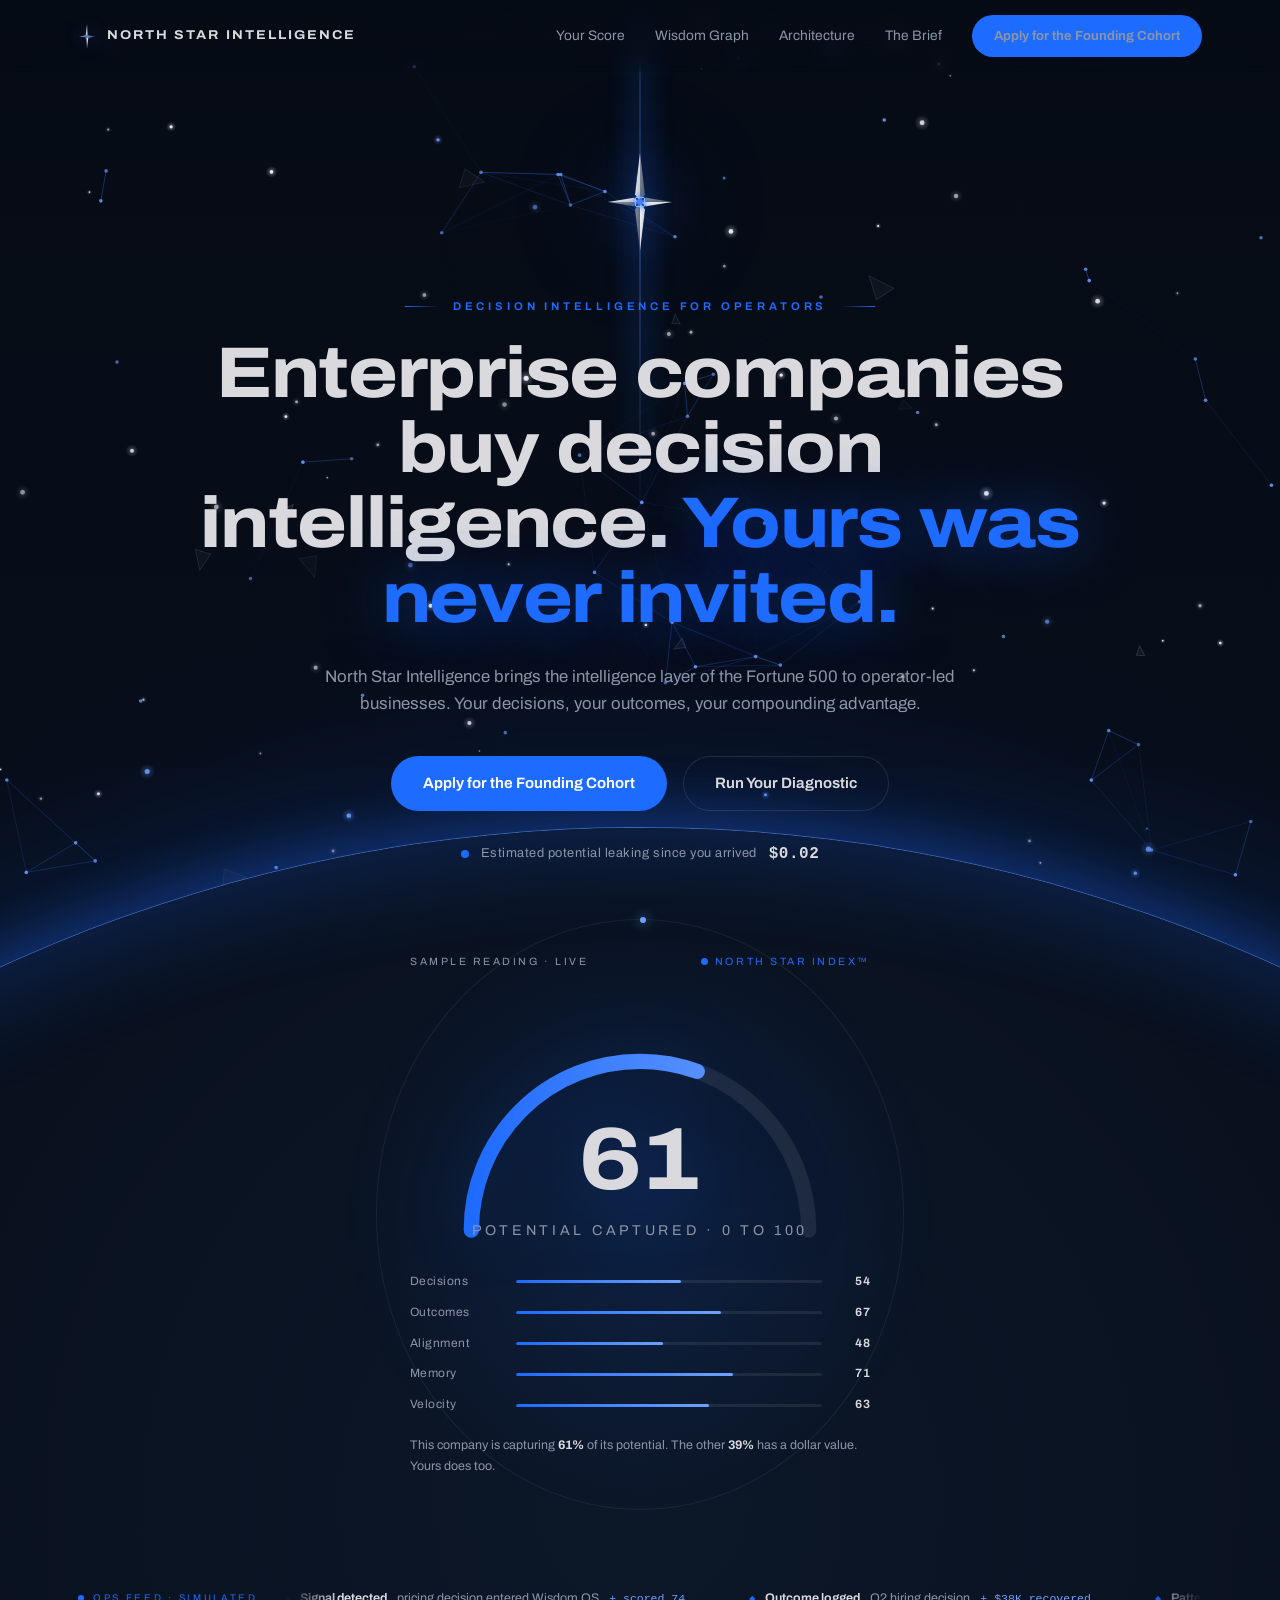
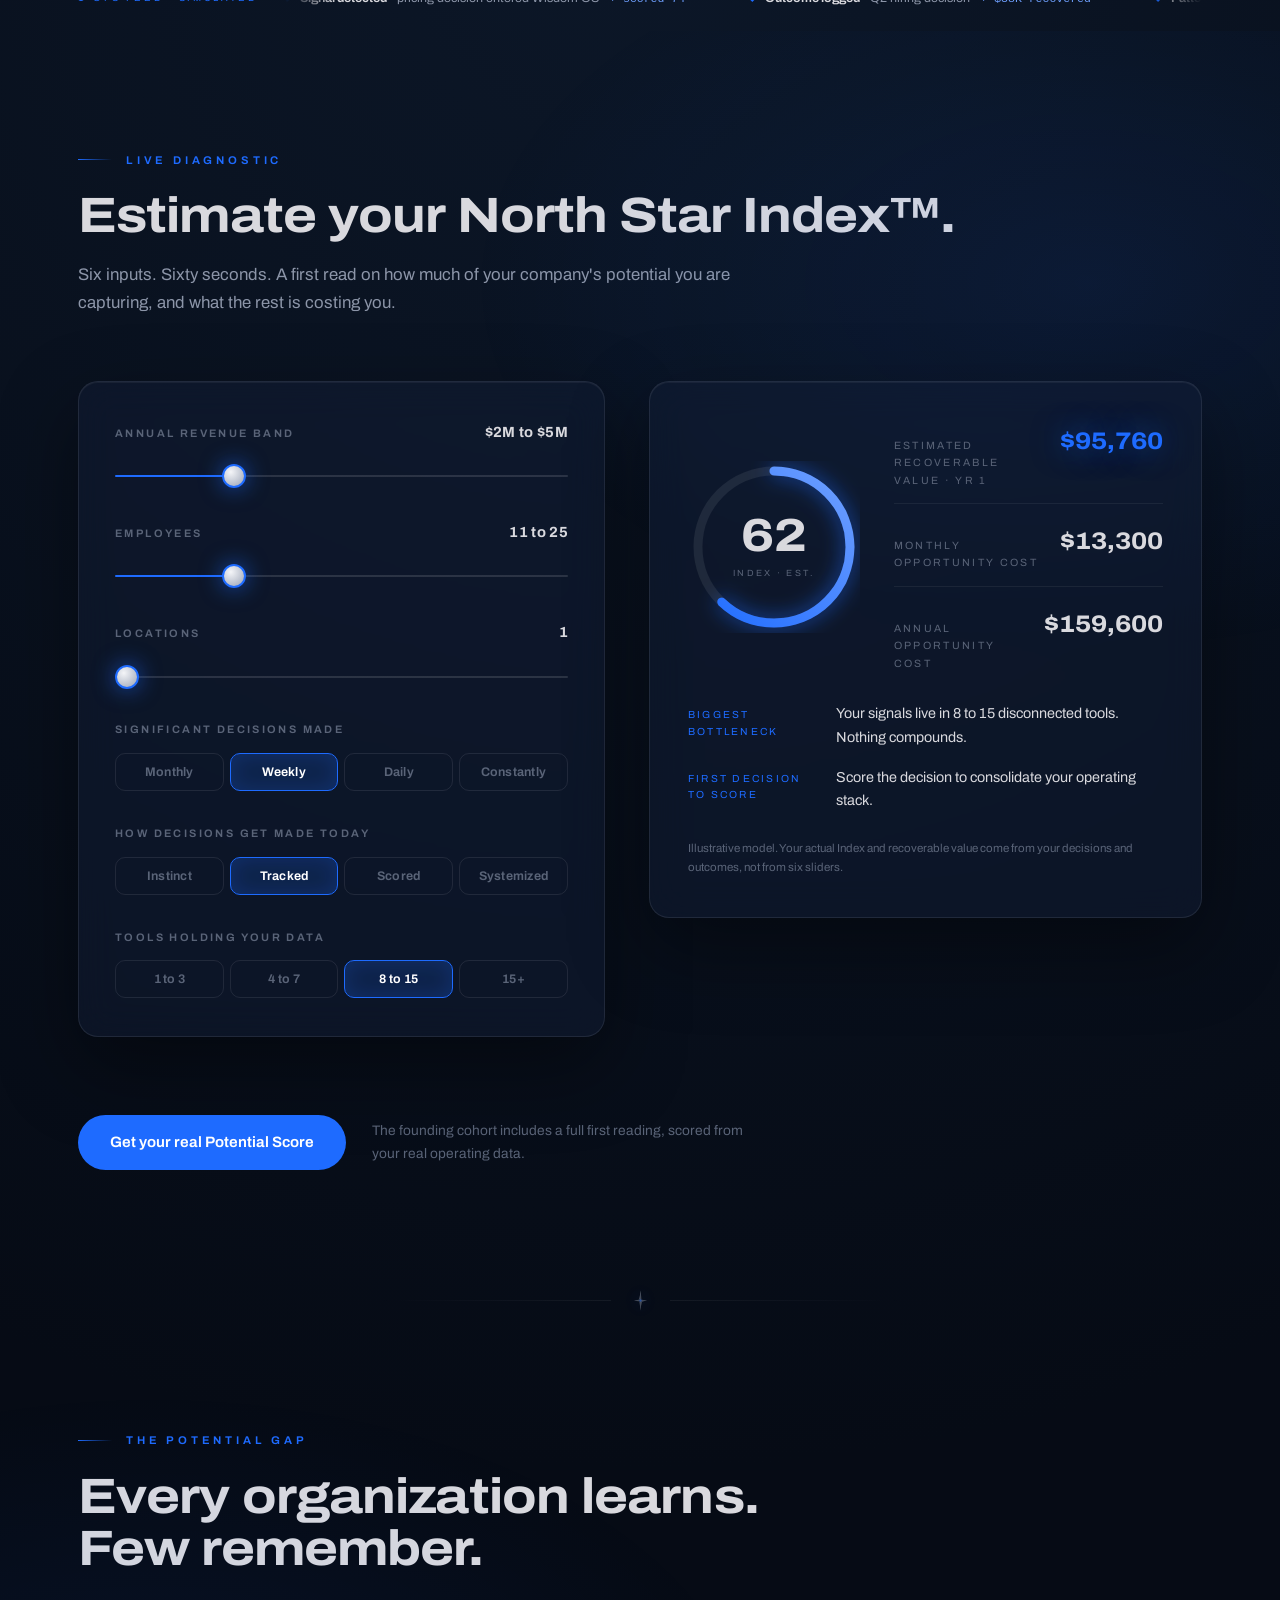
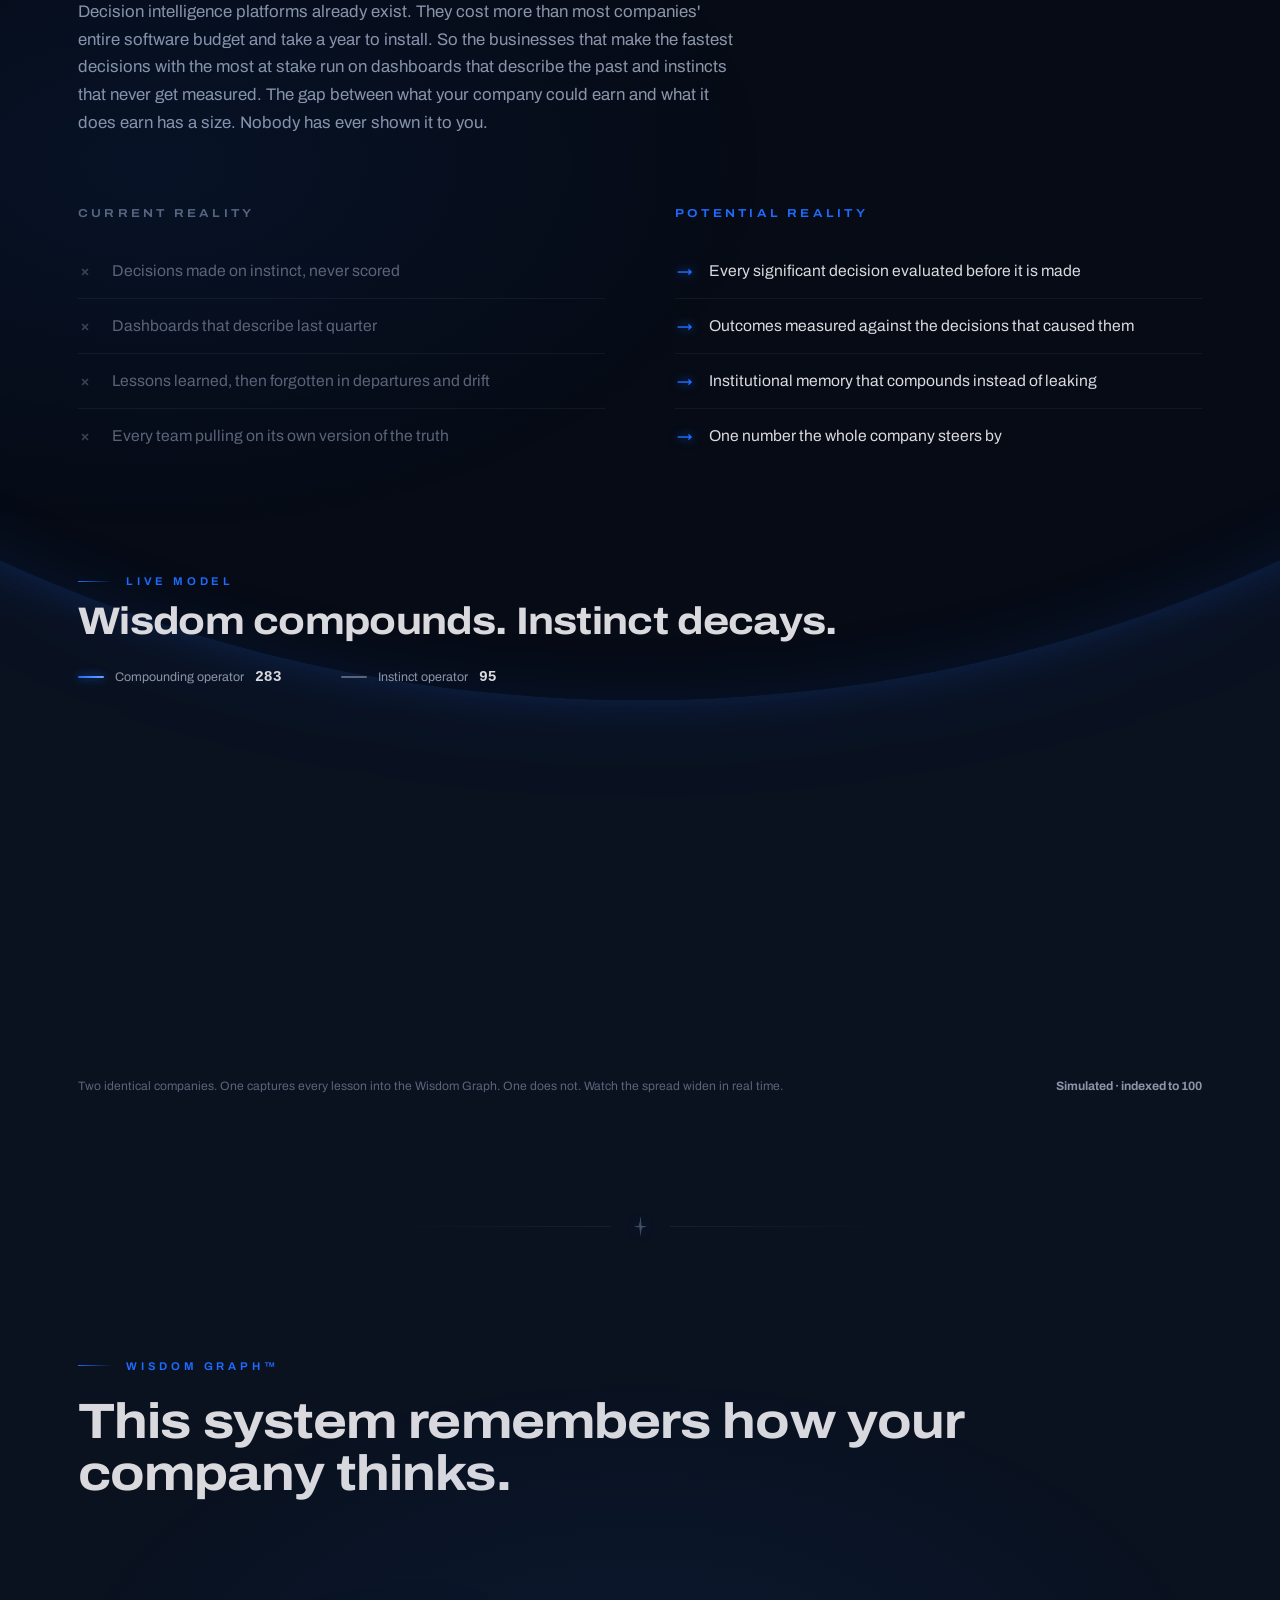
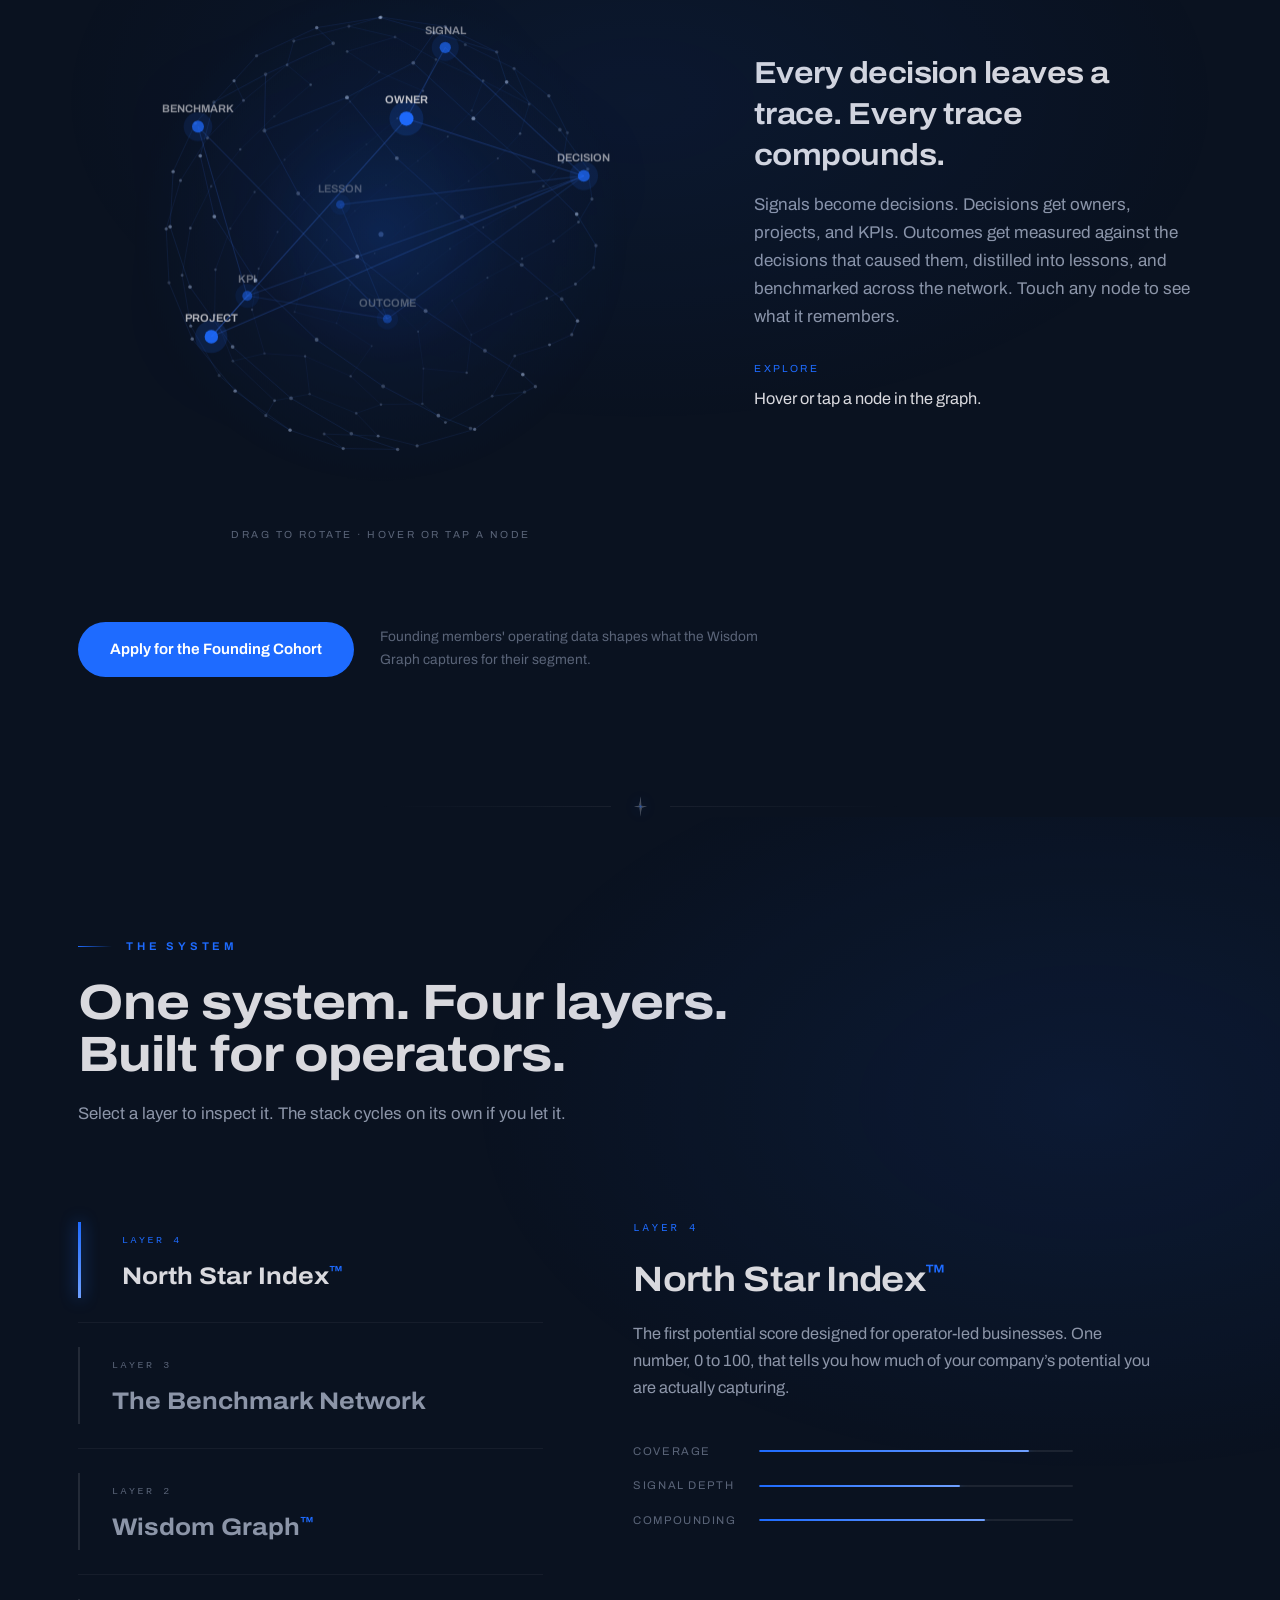
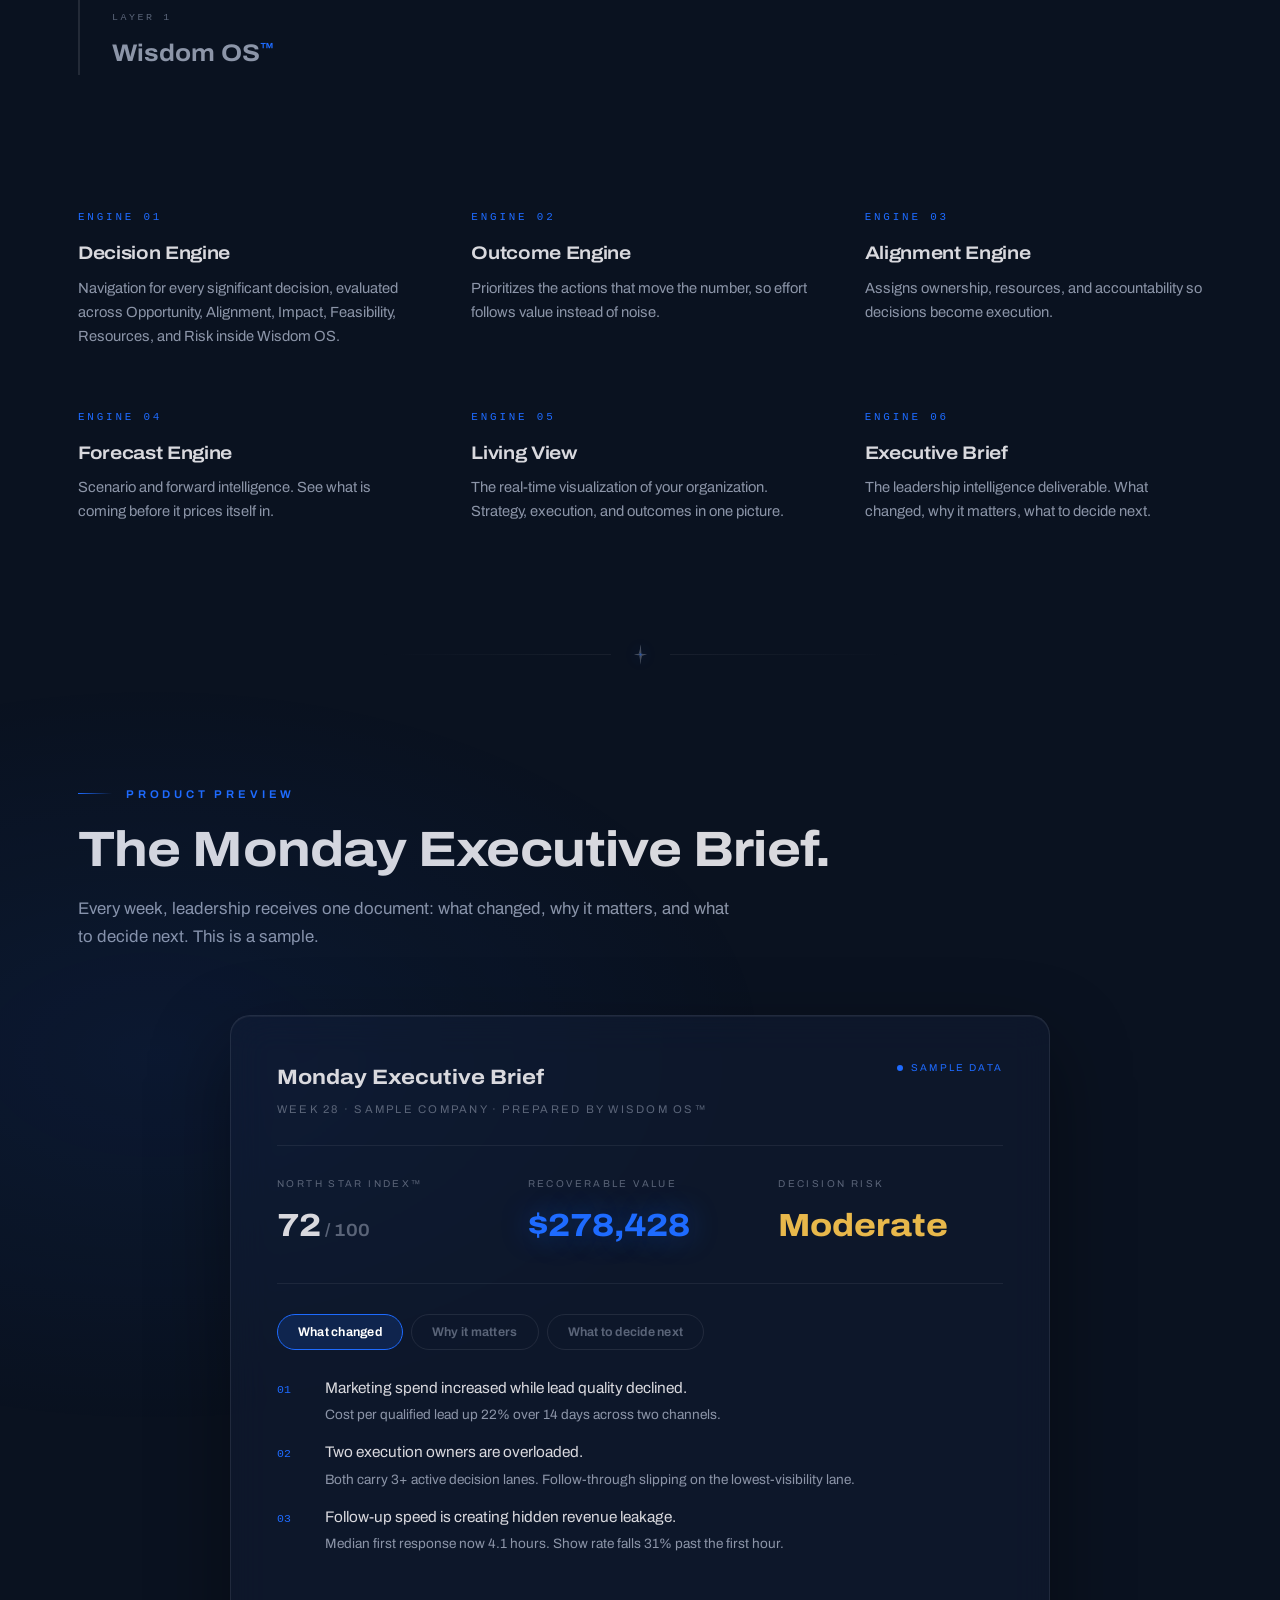
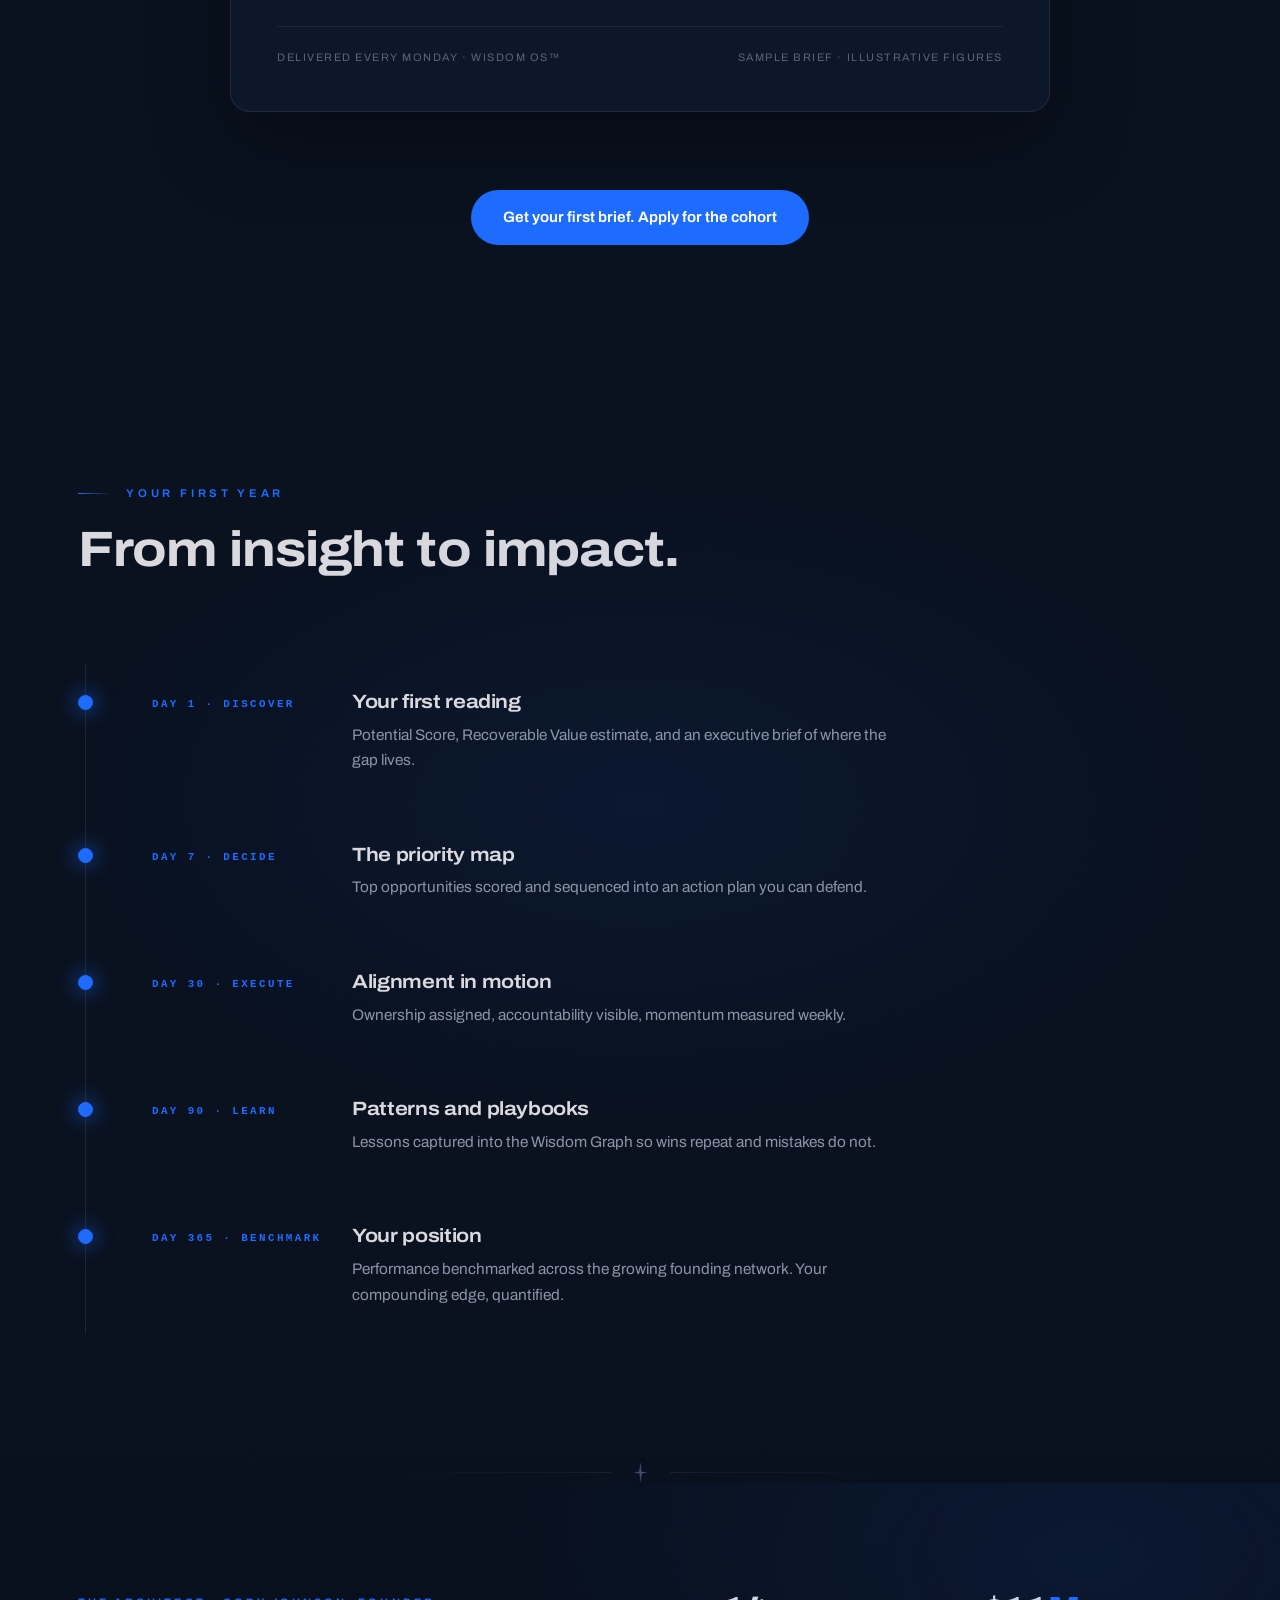
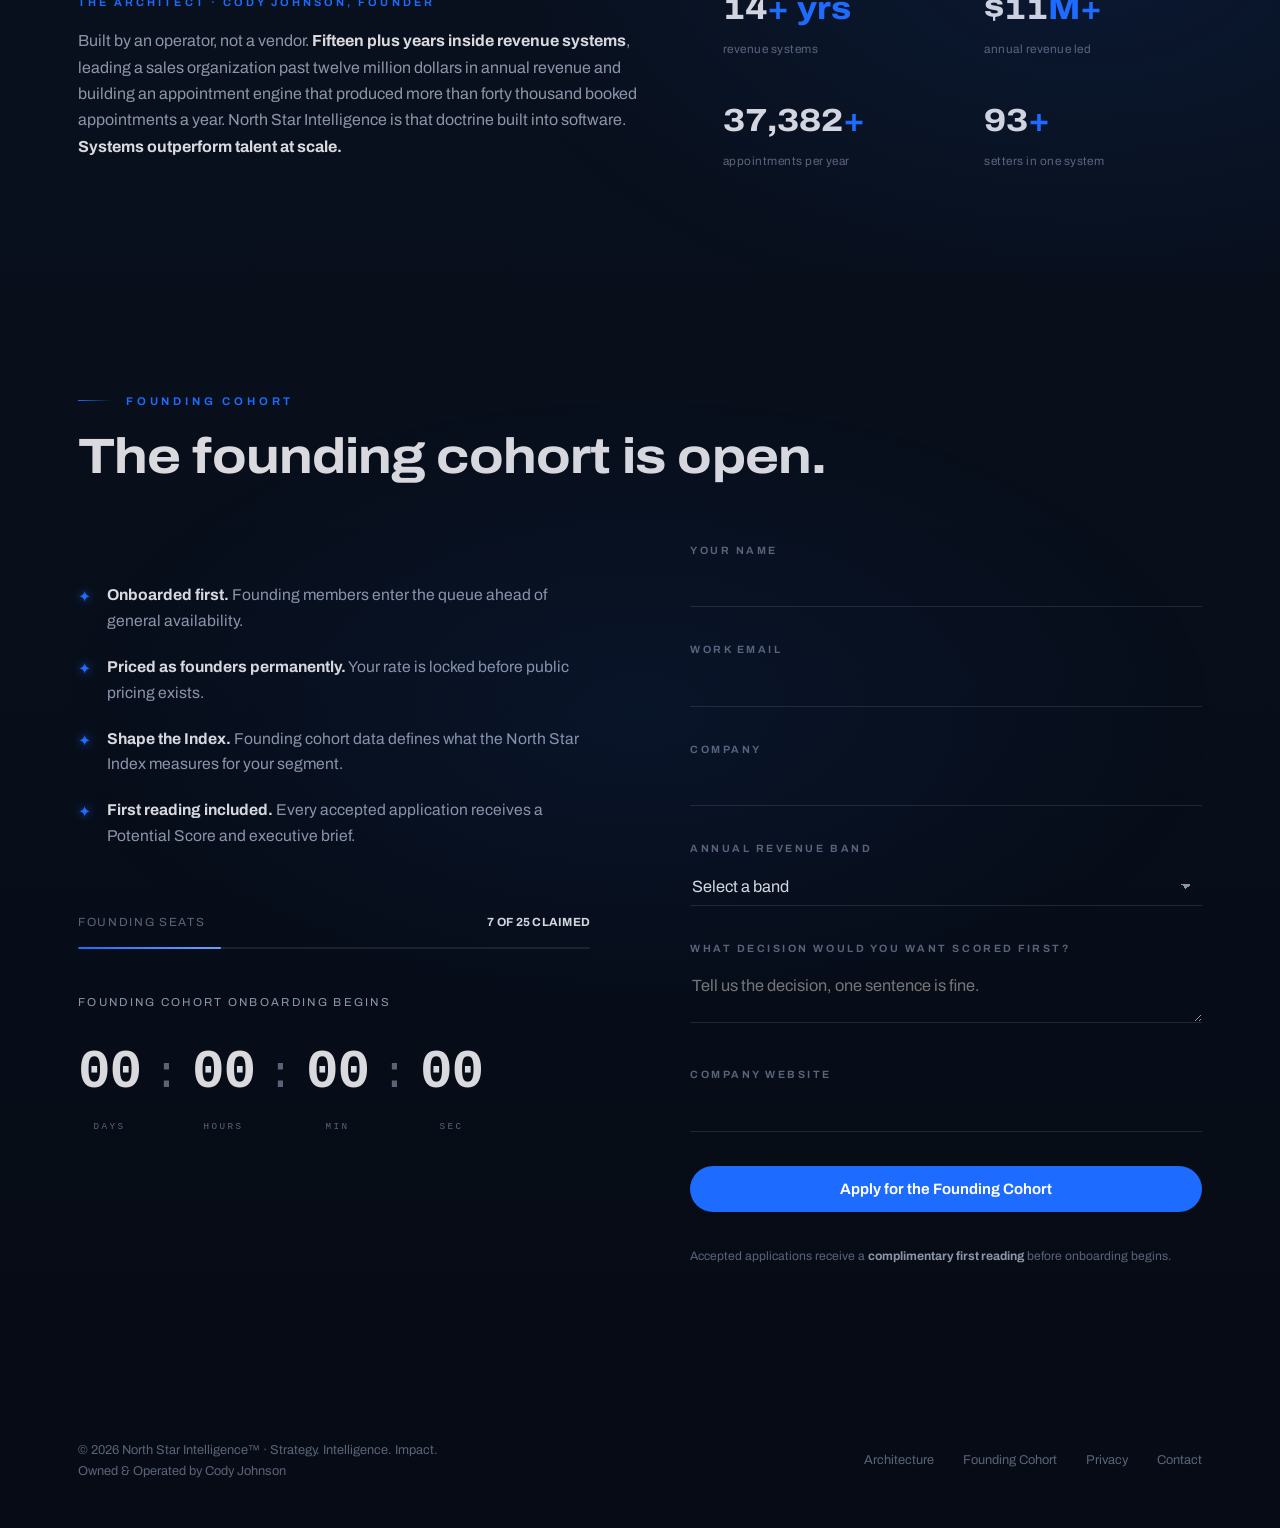
<file: index.html>
<!DOCTYPE html>
<html lang="en">
<head>
<meta charset="UTF-8">
<meta name="viewport" content="width=device-width, initial-scale=1.0">
<title>North Star Intelligence | Decision Intelligence for Operator-Led Businesses</title>
<meta name="description" content="Enterprise companies buy decision intelligence. Yours was never invited. North Star Intelligence brings the intelligence layer of the Fortune 500 to operator-led businesses. The founding cohort is now open.">
<link rel="canonical" href="https://www.northstarintelligence.org/">
<meta property="og:title" content="North Star Intelligence">
<meta property="og:description" content="Enterprise companies buy decision intelligence. Yours was never invited. The founding cohort is now open.">
<meta property="og:type" content="website">
<meta property="og:url" content="https://www.northstarintelligence.org/">
<meta property="og:image" content="https://www.northstarintelligence.org/assets/brand/og-home.png">
<link rel="preconnect" href="https://fonts.googleapis.com">
<link rel="preconnect" href="https://fonts.gstatic.com" crossorigin>
<link href="https://fonts.googleapis.com/css2?family=Archivo:wdth,wght@62..125,300..800&display=swap" rel="stylesheet">
<style>
/* ============================================================
   NSI · v5 · executive intelligence platform build
   Locked brand: navy #0A1220 · platinum #D9D9DE · electric #1E6BFF
   ============================================================ */
:root{
  --navy:#0A1220;
  --navy-deep:#060B15;
  --platinum:#D9D9DE;
  --muted:#8C95A8;
  --dim:#5A6478;
  --blue:#1E6BFF;
  --blue-hi:#6FA0FF;
  --line:rgba(217,217,222,.12);
  --glass:rgba(19,31,59,.42);
  --glass-line:rgba(217,217,222,.1);
  --font:'Archivo',system-ui,sans-serif;
  --mono:ui-monospace,'SF Mono','Cascadia Mono',Menlo,monospace;
  --max:1180px;
}
*{margin:0;padding:0;box-sizing:border-box}
html{scroll-behavior:smooth}
body{
  background:linear-gradient(180deg,var(--navy-deep) 0%,var(--navy) 18%,var(--navy) 82%,var(--navy-deep) 100%);
  color:var(--platinum);font-family:var(--font);font-size:17px;line-height:1.65;
  -webkit-font-smoothing:antialiased;overflow-x:hidden;
}
a{color:inherit}
img,svg,canvas{display:block}
::selection{background:rgba(30,107,255,.4)}
#sky{position:fixed;inset:0;z-index:0;pointer-events:none}
/* planet limb from the key art: dark body, glowing blue atmosphere line */
#horizon{position:fixed;left:50%;bottom:calc(-240vw + 8vh);transform:translateX(-50%);
  width:240vw;height:240vw;border-radius:50%;z-index:0;pointer-events:none;
  background:radial-gradient(circle at 50% 22%,#0C1728 0%,#060B15 55%);
  box-shadow:0 -1px 0 rgba(111,160,255,.5),0 -16px 54px rgba(30,107,255,.32),0 -60px 170px rgba(30,107,255,.16),inset 0 26px 90px rgba(30,107,255,.2)}
@media(max-width:700px){#horizon{bottom:calc(-240vw + 5vh)}}
/* vertical light beam through the hero star, from the key art */
.beam{position:absolute;left:50%;top:-52%;height:200%;width:1px;transform:translateX(-50%);pointer-events:none;opacity:.5;
  background:linear-gradient(180deg,transparent,rgba(111,160,255,.8) 44%,rgba(111,160,255,.8) 56%,transparent)}
.beam::before{content:"";position:absolute;inset:0 -16px;filter:blur(10px);
  background:linear-gradient(180deg,transparent,rgba(30,107,255,.22) 44%,rgba(30,107,255,.22) 56%,transparent)}
.content{position:relative;z-index:1}

h1,h2,h3{font-stretch:114%;letter-spacing:-.018em;line-height:1.05}
h1{font-size:clamp(2.6rem,5.6vw,4.6rem);font-weight:760}
h2{font-size:clamp(2rem,4vw,3.1rem);font-weight:720}
h3{font-size:1.1rem;font-weight:650;line-height:1.35}
.eyebrow{font-size:.7rem;font-weight:650;letter-spacing:.34em;text-transform:uppercase;color:var(--blue);margin-bottom:20px;display:flex;align-items:center;gap:14px}
.eyebrow::before{content:"";width:34px;height:1px;background:linear-gradient(90deg,var(--blue),transparent)}
.sub{color:var(--muted);max-width:660px;font-size:1.05rem}
.mono{font-family:var(--mono);font-variant-numeric:tabular-nums}

.wrap{max-width:var(--max);margin:0 auto;padding:0 28px}
section{padding:120px 0;position:relative}
@media(max-width:700px){section{padding:84px 0}}
.wash-r::before{content:"";position:absolute;inset:0;background:radial-gradient(1000px 600px at 85% 20%,rgba(30,107,255,.09),transparent 62%);pointer-events:none}
.wash-l::before{content:"";position:absolute;inset:0;background:radial-gradient(1000px 600px at 12% 30%,rgba(30,107,255,.08),transparent 62%);pointer-events:none}
.wash-c::before{content:"";position:absolute;inset:0;background:radial-gradient(900px 500px at 50% 40%,rgba(30,107,255,.07),transparent 65%);pointer-events:none}

.divider{display:flex;align-items:center;justify-content:center;gap:22px;opacity:.6;position:relative;z-index:1}
.divider::before,.divider::after{content:"";height:1px;width:min(240px,26vw);background:linear-gradient(90deg,transparent,var(--line))}
.divider::after{background:linear-gradient(90deg,var(--line),transparent)}
.divider svg{width:15px;height:21px;filter:drop-shadow(0 0 7px rgba(30,107,255,.5))}
@keyframes starSpin{to{transform:rotate(360deg)}}

.rv{opacity:0;transform:translateY(30px);transition:opacity .8s ease,transform .8s ease}
.rv.in{opacity:1;transform:none}
@media(prefers-reduced-motion:reduce){
  .rv{opacity:1;transform:none;transition:none}
  *,*::before,*::after{animation-duration:.001s!important;transition-duration:.001s!important}
}

/* glass surface · used only where a dashboard needs a plane */
.glass{
  background:var(--glass);
  backdrop-filter:blur(18px);-webkit-backdrop-filter:blur(18px);
  border:1px solid var(--glass-line);border-radius:20px;
  box-shadow:0 30px 80px rgba(0,0,0,.4),inset 0 1px 0 rgba(217,217,222,.06);
}

/* section-close CTA line */
.next-cta{margin-top:78px;display:flex;align-items:center;gap:26px;flex-wrap:wrap}
.next-cta p{font-size:.86rem;color:var(--dim);max-width:380px}

/* ============================================================ NAV */
nav{position:fixed;inset:0 0 auto 0;z-index:60;background:linear-gradient(180deg,rgba(6,11,21,.9),rgba(6,11,21,.55) 70%,transparent);backdrop-filter:blur(10px)}
.nav-in{max-width:var(--max);margin:0 auto;padding:0 28px;height:72px;display:flex;align-items:center;justify-content:space-between}
.brand{display:flex;align-items:center;gap:11px;font-weight:700;letter-spacing:.16em;font-size:.8rem;text-decoration:none;font-stretch:110%}
.brand svg{width:18px;height:25px;filter:drop-shadow(0 0 8px rgba(30,107,255,.55))}
.nav-links{display:flex;gap:30px;align-items:center;font-size:.86rem}
.nav-links a{text-decoration:none;color:var(--muted);transition:color .2s;position:relative}
.nav-links a:not(.btn)::after{content:"";position:absolute;left:0;right:100%;bottom:-6px;height:1px;background:var(--blue);transition:right .25s}
.nav-links a:not(.btn):hover::after{right:0}
.nav-links a:hover,.nav-links a:focus-visible{color:var(--platinum)}
#progress{position:absolute;left:0;bottom:0;height:1px;width:0;background:linear-gradient(90deg,var(--blue),var(--blue-hi));box-shadow:0 0 14px rgba(30,107,255,.9)}
.btn{display:inline-flex;align-items:center;justify-content:center;gap:8px;background:var(--blue);color:#fff;text-decoration:none;font-weight:650;font-size:.94rem;padding:15px 32px;border-radius:999px;border:none;cursor:pointer;transition:box-shadow .18s;font-family:var(--font);will-change:transform}
.btn:hover,.btn:focus-visible{box-shadow:0 12px 44px rgba(30,107,255,.5)}
.btn.small{padding:10px 22px;font-size:.82rem}
.btn.ghost{background:transparent;color:var(--platinum);box-shadow:inset 0 0 0 1px var(--line)}
.btn.ghost:hover{box-shadow:inset 0 0 0 1px var(--blue)}
@media(max-width:820px){.nav-links a:not(.btn){display:none}}

/* ============================================================ HERO */
.hero{padding:150px 0 90px;position:relative;text-align:center}
.hero h1{max-width:940px;margin:0 auto}
.hero h1 .accent{color:var(--blue);text-shadow:0 0 60px rgba(30,107,255,.5)}
.hero .sub{margin-left:auto;margin-right:auto}
.hero .eyebrow{justify-content:center}
.hero .eyebrow::after{content:"";width:34px;height:1px;background:linear-gradient(90deg,transparent,var(--blue))}
.hero-ctas{display:flex;gap:16px;margin-top:38px;flex-wrap:wrap;justify-content:center}
/* the mark descends through its beam on load · poster composition */
.hero-mark{position:relative;display:inline-block;margin-bottom:34px}
.hero-mark svg{width:74px;height:104px;filter:drop-shadow(0 0 26px rgba(30,107,255,.55)) drop-shadow(0 0 60px rgba(30,107,255,.3));animation:markIn 1.4s cubic-bezier(.2,.8,.2,1) both}
.hero-mark .beam{top:-260%;height:640%;opacity:.65;animation:beamIn 1.6s ease both}
@keyframes markIn{0%{opacity:0;transform:translateY(-46px) scale(.6)}60%{opacity:1}100%{opacity:1;transform:none}}
@keyframes beamIn{0%{opacity:0;transform:translateX(-50%) scaleY(.1)}100%{opacity:.65;transform:translateX(-50%) scaleY(1)}}
/* staged entrance for the hero text stack */
.hs{opacity:0;transform:translateY(26px);animation:heroIn .9s cubic-bezier(.2,.8,.2,1) forwards}
.hs-1{animation-delay:.25s}.hs-2{animation-delay:.45s}.hs-3{animation-delay:.65s}.hs-4{animation-delay:.85s}.hs-5{animation-delay:1.05s}
@keyframes heroIn{to{opacity:1;transform:none}}
@media(prefers-reduced-motion:reduce){.hs,.hero-mark svg,.hero-mark .beam{animation:none;opacity:1;transform:none}}
.leak-chip{display:inline-flex;align-items:center;gap:12px;margin-top:30px;font-size:.8rem;color:var(--muted);letter-spacing:.04em}
.leak-chip .dot{width:8px;height:8px;border-radius:50%;background:var(--blue);animation:pulse 1.8s infinite;flex-shrink:0}
@keyframes pulse{0%,100%{box-shadow:0 0 0 0 rgba(30,107,255,.5)}50%{box-shadow:0 0 0 9px rgba(30,107,255,0)}}
.leak-chip b{color:var(--platinum);font-size:1rem}

.gauge-zone{position:relative;max-width:460px;margin:86px auto 0;text-align:left}
.gauge-zone::before{content:"";position:absolute;inset:-70px;border-radius:50%;background:radial-gradient(circle,rgba(30,107,255,.14),transparent 66%);animation:breathe 6s ease-in-out infinite}
@keyframes breathe{0%,100%{opacity:.7;transform:scale(1)}50%{opacity:1;transform:scale(1.05)}}
.orbit{position:absolute;inset:-34px;border-radius:50%;border:1px solid rgba(217,217,222,.08);animation:starSpin 40s linear infinite}
.orbit i{position:absolute;top:-3px;left:50%;width:6px;height:6px;border-radius:50%;background:var(--blue-hi);box-shadow:0 0 12px rgba(111,160,255,.9)}
.gauge-head{display:flex;justify-content:space-between;align-items:center;margin-bottom:6px;font-size:.66rem;letter-spacing:.24em;text-transform:uppercase;position:relative}
.gauge-head .tag{color:var(--muted)}
.gauge-head .live{display:flex;align-items:center;gap:7px;color:var(--blue)}
.live i{width:7px;height:7px;border-radius:50%;background:var(--blue);animation:pulse 1.8s infinite}
.gauge-svg{width:100%;height:auto;position:relative;filter:drop-shadow(0 0 30px rgba(30,107,255,.18))}
.gauge-score{font-size:3.6rem;font-weight:760;font-stretch:114%;fill:var(--platinum)}
.gauge-lab{font-size:.58rem;letter-spacing:.26em;fill:var(--muted)}
.track{fill:none;stroke:rgba(217,217,222,.09)}
.pillars{margin-top:4px;display:grid;gap:11px;position:relative}
.pillar{display:grid;grid-template-columns:92px 1fr 34px;gap:14px;align-items:center;font-size:.75rem;color:var(--muted);letter-spacing:.04em}
.pillar .bar{height:3px;border-radius:99px;background:rgba(217,217,222,.09);overflow:hidden}
.pillar .bar i{display:block;height:100%;width:0;border-radius:99px;background:linear-gradient(90deg,var(--blue),var(--blue-hi));box-shadow:0 0 8px rgba(30,107,255,.7);transition:width 1.2s cubic-bezier(.2,.8,.2,1)}
.pillar b{color:var(--platinum);font-weight:650;text-align:right;font-variant-numeric:tabular-nums}
.gauge-foot{margin-top:20px;font-size:.78rem;color:var(--muted);position:relative}
.gauge-foot strong{color:var(--platinum)}

/* ============================================================ FEED */
.feed{padding:6px 0;overflow:hidden;position:relative}
.feed-in{display:flex;align-items:center;gap:26px;max-width:var(--max);margin:0 auto;padding:0 28px}
.feed-tag{flex-shrink:0;font-size:.6rem;letter-spacing:.28em;text-transform:uppercase;color:var(--blue);display:flex;gap:9px;align-items:center}
.feed-tag i{width:6px;height:6px;border-radius:50%;background:var(--blue);animation:pulse 1.6s infinite}
.marquee{flex:1;overflow:hidden;white-space:nowrap;mask-image:linear-gradient(90deg,transparent,#000 6%,#000 94%,transparent)}
.marquee-track{display:inline-flex;gap:64px;padding:16px 0;animation:mq 48s linear infinite;will-change:transform}
.feed:hover .marquee-track{animation-play-state:paused}
@keyframes mq{to{transform:translateX(-50%)}}
.feed-item{font-size:.78rem;color:var(--muted);display:inline-flex;gap:10px;align-items:center}
.feed-item b{color:var(--platinum);font-weight:650}
.feed-item .up{color:var(--blue-hi);font-family:var(--mono);font-size:.72rem}
.feed-item::before{content:"◆";color:var(--blue);font-size:.5rem}

/* ============================================================
   FEATURE 1 · NORTH STAR INDEX CALCULATOR
   ============================================================ */
.diag-grid{display:grid;grid-template-columns:1fr 1.05fr;gap:44px;margin-top:64px;align-items:start}
@media(max-width:940px){.diag-grid{grid-template-columns:1fr}}
.controls{display:grid;gap:34px;padding:38px 36px}
@media(max-width:600px){.controls{padding:28px 22px}}
.ctl label{display:flex;justify-content:space-between;align-items:baseline;font-size:.68rem;letter-spacing:.22em;text-transform:uppercase;color:var(--dim);margin-bottom:14px;font-weight:650}
.ctl label b{color:var(--platinum);font-size:.92rem;letter-spacing:.02em;text-transform:none;font-weight:700}
input[type=range]{width:100%;appearance:none;height:2px;border-radius:99px;background:linear-gradient(90deg,var(--blue) var(--fill,0%),rgba(217,217,222,.15) var(--fill,0%));outline:none;cursor:pointer}
input[type=range]::-webkit-slider-thumb{appearance:none;width:24px;height:24px;border-radius:50%;background:radial-gradient(circle at 34% 30%,#F4F5F8,#9AA3B5);border:2px solid var(--blue);box-shadow:0 0 22px rgba(30,107,255,.65);transition:transform .15s}
input[type=range]::-webkit-slider-thumb:hover{transform:scale(1.12)}
input[type=range]::-moz-range-thumb{width:24px;height:24px;border-radius:50%;border:2px solid var(--blue);background:radial-gradient(circle at 34% 30%,#F4F5F8,#9AA3B5)}
.seg{display:flex;gap:6px;flex-wrap:wrap}
.seg button{flex:1;min-width:82px;background:transparent;border:1px solid var(--glass-line);border-radius:10px;color:var(--dim);font-family:var(--font);font-size:.78rem;font-weight:650;padding:11px 8px;cursor:pointer;transition:all .22s;letter-spacing:.02em}
.seg button:hover{color:var(--muted);border-color:var(--line)}
.seg button.on{color:#fff;border-color:var(--blue);background:rgba(30,107,255,.16);box-shadow:0 0 22px rgba(30,107,255,.2) inset}

.readout{padding:40px 38px;position:relative;overflow:hidden}
@media(max-width:600px){.readout{padding:30px 22px}}
.readout .scan{position:absolute;left:0;right:0;height:80px;top:-90px;background:linear-gradient(180deg,transparent,rgba(30,107,255,.06),transparent);animation:scan 6s linear infinite;pointer-events:none}
@keyframes scan{to{top:110%}}
.readout-top{display:grid;grid-template-columns:auto 1fr;gap:34px;align-items:center}
@media(max-width:600px){.readout-top{grid-template-columns:1fr;justify-items:center;text-align:center}}
.ring-wrap{position:relative;width:172px;height:172px}
.ring-wrap svg{width:100%;height:100%;transform:rotate(-90deg)}
.ring-bg{fill:none;stroke:rgba(217,217,222,.09);stroke-width:9}
.ring-fg{fill:none;stroke:url(#ringGrad);stroke-width:9;stroke-linecap:round;filter:drop-shadow(0 0 10px rgba(30,107,255,.7))}
.ring-num{position:absolute;inset:0;display:grid;place-items:center;text-align:center}
.ring-num .n{font-size:2.9rem;font-weight:760;font-stretch:114%;line-height:1;font-variant-numeric:tabular-nums}
.ring-num .l{font-size:.56rem;letter-spacing:.26em;text-transform:uppercase;color:var(--dim);margin-top:6px}
.readout-kv{display:grid;gap:18px;width:100%}
.kv{display:flex;justify-content:space-between;align-items:baseline;gap:16px;border-bottom:1px solid rgba(217,217,222,.07);padding-bottom:14px}
.kv:last-child{border:none;padding-bottom:0}
.kv .k{font-size:.66rem;letter-spacing:.22em;text-transform:uppercase;color:var(--dim)}
.kv .v{font-size:clamp(1.15rem,2vw,1.5rem);font-weight:750;font-stretch:110%;font-variant-numeric:tabular-nums;white-space:nowrap}
.kv .v.hot{color:var(--blue);text-shadow:0 0 30px rgba(30,107,255,.5)}
.readout-insight{margin-top:30px;display:grid;gap:16px}
.insight{display:grid;grid-template-columns:130px 1fr;gap:18px;align-items:baseline;font-size:.9rem}
@media(max-width:600px){.insight{grid-template-columns:1fr;gap:4px}}
.insight .k{font-size:.64rem;letter-spacing:.22em;text-transform:uppercase;color:var(--blue)}
.insight .v{color:var(--platinum);transition:opacity .3s}
.insight .v.fade{opacity:0}
.readout-note{margin-top:26px;font-size:.72rem;color:var(--dim)}

/* ============================================================
   THE GAP · realities
   ============================================================ */
.split-cols{display:grid;grid-template-columns:1fr 1fr;gap:70px;margin-top:70px}
@media(max-width:820px){.split-cols{grid-template-columns:1fr;gap:50px}}
.reality h3{margin-bottom:22px;font-size:.72rem;letter-spacing:.28em;text-transform:uppercase;color:var(--dim);font-weight:650}
.reality.pos h3{color:var(--blue)}
.reality li{list-style:none;padding:14px 0 14px 34px;position:relative;color:var(--dim);font-size:.98rem;border-bottom:1px solid rgba(217,217,222,.06)}
.reality li:last-child{border:none}
.reality li::before{content:"×";position:absolute;left:2px;color:var(--dim);font-weight:700;opacity:.6}
.reality.pos li{color:var(--platinum)}
.reality.pos li::before{content:"→";color:var(--blue);opacity:1;text-shadow:0 0 10px rgba(30,107,255,.8)}

/* streaming chart */
.chart-head{display:flex;justify-content:space-between;gap:24px;flex-wrap:wrap;align-items:flex-end;margin:110px 0 44px}
.legend{display:flex;gap:34px;flex-wrap:wrap}
.leg{display:flex;gap:11px;align-items:center;font-size:.78rem;color:var(--muted)}
.leg .sw{width:26px;height:2px;border-radius:99px}
.leg .lv{font-family:var(--mono);color:var(--platinum);font-weight:700;font-variant-numeric:tabular-nums;min-width:52px;font-size:.92rem}
#compChart{width:100%;height:320px}
.chart-foot{margin-top:22px;font-size:.76rem;color:var(--dim);display:flex;justify-content:space-between;gap:14px;flex-wrap:wrap}
.chart-foot b{color:var(--muted)}

/* ============================================================
   FEATURE 2 · WISDOM GRAPH
   ============================================================ */
.wg-wrap{display:grid;grid-template-columns:1.15fr .85fr;gap:70px;align-items:center;margin-top:56px}
@media(max-width:940px){.wg-wrap{grid-template-columns:1fr}}
#wgCanvas{width:100%;height:auto;cursor:grab;touch-action:none;filter:drop-shadow(0 0 50px rgba(30,107,255,.14))}
#wgCanvas:active{cursor:grabbing}
.wg-hint{margin-top:14px;font-size:.64rem;letter-spacing:.24em;text-transform:uppercase;color:var(--dim);text-align:center}
.wg-edge{stroke:rgba(140,149,168,.22);stroke-width:1.2;fill:none;transition:stroke .35s,opacity .35s}
.wg-edge.flow{stroke-dasharray:4 7;animation:wgflow 1.6s linear infinite}
@keyframes wgflow{to{stroke-dashoffset:-11}}
.wg-edge.lit{stroke:var(--blue-hi);stroke-width:1.8;filter:drop-shadow(0 0 6px rgba(30,107,255,.8))}
.wg-edge.dimmed{opacity:.14}
.wg-node{cursor:pointer}
.wg-node circle{fill:rgba(19,31,59,.85);stroke:rgba(217,217,222,.2);stroke-width:1;transition:all .35s}
.wg-node .halo{fill:rgba(30,107,255,.12);stroke:none;animation:wgpulse 3.4s ease-in-out infinite}
@keyframes wgpulse{0%,100%{opacity:.35;transform:scale(1)}50%{opacity:.8;transform:scale(1.14)}}
.wg-node text{fill:var(--muted);font-size:11.5px;font-weight:650;letter-spacing:.08em;text-anchor:middle;font-family:var(--font);transition:fill .35s;text-transform:uppercase}
.wg-node.lit circle:not(.halo){fill:var(--blue);stroke:var(--blue-hi);filter:drop-shadow(0 0 16px rgba(30,107,255,.9))}
.wg-node.lit text{fill:#fff}
.wg-node.dimmed{opacity:.28}
.wg-caption h3{font-size:clamp(1.4rem,2.4vw,1.9rem);margin-bottom:16px;font-stretch:110%}
.wg-caption p{color:var(--muted)}
.wg-active{margin-top:30px;min-height:86px}
.wg-active .k{font-size:.64rem;letter-spacing:.24em;text-transform:uppercase;color:var(--blue)}
.wg-active .v{font-size:1.02rem;color:var(--platinum);margin-top:8px;transition:opacity .3s;max-width:420px}
.wg-active .v.fade{opacity:0}

/* ============================================================
   ARCHITECTURE STACK
   ============================================================ */
.arch-grid{display:grid;grid-template-columns:.9fr 1.1fr;gap:90px;align-items:start;margin-top:70px}
@media(max-width:900px){.arch-grid{grid-template-columns:1fr;gap:56px}}
.layer{padding:26px 0 26px 34px;cursor:pointer;user-select:none;position:relative;border-bottom:1px solid rgba(217,217,222,.06);transition:padding .3s}
.layer:last-child{border:none}
.layer::before{content:"";position:absolute;left:0;top:24px;bottom:24px;width:2px;background:rgba(217,217,222,.12);transition:all .35s}
.layer .num{font-size:.62rem;letter-spacing:.26em;text-transform:uppercase;color:var(--dim);font-family:var(--mono)}
.layer .name{font-weight:700;font-size:clamp(1.15rem,2vw,1.5rem);font-stretch:110%;margin-top:5px;color:var(--muted);transition:color .3s}
.layer .name sup{color:var(--blue);font-size:.55em}
.layer.on{padding-left:44px}
.layer.on::before{background:linear-gradient(180deg,var(--blue),var(--blue-hi));box-shadow:0 0 16px rgba(30,107,255,.8);width:3px}
.layer.on .name{color:var(--platinum)}
.layer.on .num{color:var(--blue)}
.layer-detail{position:sticky;top:120px;padding:14px 0}
.layer-detail .num{font-family:var(--mono);font-size:.66rem;letter-spacing:.28em;color:var(--blue);text-transform:uppercase}
.layer-detail h3{font-size:clamp(1.6rem,2.8vw,2.2rem);margin:16px 0 18px;font-stretch:112%}
.layer-detail p{color:var(--muted);max-width:520px;font-size:1.02rem}
.layer-detail .barrow{margin-top:40px;display:grid;gap:16px;max-width:440px}
.layer-detail .brow{display:grid;grid-template-columns:110px 1fr;gap:16px;align-items:center;font-size:.7rem;letter-spacing:.14em;text-transform:uppercase;color:var(--dim)}
.layer-detail .bar{height:2px;background:rgba(217,217,222,.09);border-radius:99px;overflow:hidden}
.layer-detail .bar i{display:block;height:100%;width:0;background:linear-gradient(90deg,var(--blue),var(--blue-hi));box-shadow:0 0 8px rgba(30,107,255,.8);border-radius:99px;transition:width .9s cubic-bezier(.2,.8,.2,1)}
.engines{display:grid;grid-template-columns:repeat(3,1fr);gap:60px 56px;margin-top:110px}
@media(max-width:900px){.engines{grid-template-columns:repeat(2,1fr);gap:48px}}
@media(max-width:600px){.engines{grid-template-columns:1fr}}
.engine{position:relative;transition:transform .3s}
.engine:hover{transform:translateY(-5px)}
.engine .glyph{font-family:var(--mono);font-size:.68rem;letter-spacing:.26em;color:var(--blue);margin-bottom:14px}
.engine h3{margin-bottom:10px;font-size:1.14rem}
.engine p{color:var(--muted);font-size:.92rem}
.engine::after{content:"";position:absolute;left:0;bottom:-16px;height:1px;width:0;background:linear-gradient(90deg,var(--blue),transparent);transition:width .35s}
.engine:hover::after{width:70%}

/* ============================================================
   FEATURE 3 · EXECUTIVE BRIEF DEMO
   ============================================================ */
.brief{max-width:820px;margin:64px auto 0;padding:44px 46px;position:relative;overflow:hidden}
@media(max-width:640px){.brief{padding:30px 22px}}
.brief .scan{position:absolute;left:0;right:0;height:80px;top:-90px;background:linear-gradient(180deg,transparent,rgba(30,107,255,.05),transparent);animation:scan 7s linear infinite;pointer-events:none}
.brief-head{display:flex;justify-content:space-between;align-items:flex-start;gap:18px;flex-wrap:wrap;padding-bottom:26px;border-bottom:1px solid rgba(217,217,222,.08)}
.brief-head .t{font-size:1.3rem;font-weight:720;font-stretch:112%}
.brief-head .d{font-size:.7rem;letter-spacing:.2em;text-transform:uppercase;color:var(--dim);margin-top:6px}
.brief-head .badge{font-size:.62rem;letter-spacing:.22em;text-transform:uppercase;color:var(--blue);display:flex;gap:8px;align-items:center}
.brief-head .badge i{width:6px;height:6px;border-radius:50%;background:var(--blue);animation:pulse 1.8s infinite}
.brief-metrics{display:grid;grid-template-columns:repeat(3,1fr);gap:26px;padding:30px 0;border-bottom:1px solid rgba(217,217,222,.08)}
@media(max-width:640px){.brief-metrics{grid-template-columns:1fr;gap:20px}}
.bm .k{font-size:.62rem;letter-spacing:.24em;text-transform:uppercase;color:var(--dim)}
.bm .v{font-size:clamp(1.5rem,2.6vw,2rem);font-weight:760;font-stretch:112%;margin-top:8px;font-variant-numeric:tabular-nums}
.bm .v small{font-size:.55em;color:var(--dim);font-weight:650}
.bm .v.blue{color:var(--blue);text-shadow:0 0 30px rgba(30,107,255,.4)}
.bm .v.amber{color:#E8B84B}
.tabs{display:flex;gap:8px;margin:30px 0 26px;flex-wrap:wrap}
.tabs button{background:transparent;border:1px solid var(--glass-line);border-radius:999px;color:var(--dim);font-family:var(--font);font-size:.78rem;font-weight:650;padding:10px 20px;cursor:pointer;transition:all .22s;letter-spacing:.02em}
.tabs button:hover{color:var(--muted)}
.tabs button.on{color:#fff;border-color:var(--blue);background:rgba(30,107,255,.16)}
.tab-body{min-height:220px;position:relative}
.tab-pane{position:absolute;inset:0;opacity:0;transform:translateY(10px);transition:opacity .35s,transform .35s;pointer-events:none}
.tab-pane.on{opacity:1;transform:none;pointer-events:auto;position:relative}
.att{list-style:none;display:grid;gap:14px}
.att li{display:grid;grid-template-columns:34px 1fr;gap:14px;align-items:baseline;color:var(--platinum);font-size:.96rem}
.att li .n{font-family:var(--mono);font-size:.72rem;color:var(--blue)}
.att li p{color:var(--muted);font-size:.85rem;margin-top:3px}
.rec{display:grid;gap:20px}
.rec .decision{font-size:1.05rem;color:var(--platinum);line-height:1.55;padding-left:22px;position:relative}
.rec .decision::before{content:"";position:absolute;left:0;top:4px;bottom:4px;width:2px;background:linear-gradient(180deg,var(--blue),transparent);box-shadow:0 0 12px rgba(30,107,255,.7)}
.rec-stats{display:flex;gap:44px;flex-wrap:wrap}
.rec-stats .k{font-size:.62rem;letter-spacing:.24em;text-transform:uppercase;color:var(--dim)}
.rec-stats .v{font-size:1.4rem;font-weight:750;margin-top:6px;font-variant-numeric:tabular-nums}
.rec-stats .v.blue{color:var(--blue)}
.conf-track{height:2px;width:150px;background:rgba(217,217,222,.1);border-radius:99px;margin-top:10px;overflow:hidden}
.conf-track i{display:block;height:100%;width:0;background:linear-gradient(90deg,var(--blue),var(--blue-hi));box-shadow:0 0 8px rgba(30,107,255,.9);transition:width 1.2s cubic-bezier(.2,.8,.2,1)}
.why p{color:var(--muted);font-size:.96rem;max-width:640px}
.why p+p{margin-top:14px}
.why strong{color:var(--platinum)}
.brief-foot{margin-top:30px;padding-top:22px;border-top:1px solid rgba(217,217,222,.08);font-size:.68rem;letter-spacing:.14em;text-transform:uppercase;color:var(--dim);display:flex;justify-content:space-between;gap:14px;flex-wrap:wrap}

/* ============================================================
   TIMELINE
   ============================================================ */
.tl{margin-top:80px;position:relative}
.tl::before{content:"";position:absolute;left:7px;top:8px;bottom:8px;width:1px;background:rgba(217,217,222,.1)}
.tl-fill{position:absolute;left:7px;top:8px;width:1px;height:0;background:linear-gradient(180deg,var(--blue),var(--blue-hi));box-shadow:0 0 12px rgba(30,107,255,.8)}
.tl-item{display:grid;grid-template-columns:44px 170px 1fr;gap:30px;padding:34px 0;position:relative}
@media(max-width:700px){.tl-item{grid-template-columns:44px 1fr}.tl-when{grid-column:2}.tl-body{grid-column:2}}
.tl-dot{width:15px;height:15px;border-radius:50%;background:var(--navy);border:1px solid var(--dim);margin-top:6px;transition:all .4s;position:relative;z-index:1}
.tl-item.in .tl-dot{border-color:var(--blue);background:var(--blue);box-shadow:0 0 20px rgba(30,107,255,.9)}
.tl-when{font-size:.68rem;letter-spacing:.22em;text-transform:uppercase;color:var(--blue);padding-top:7px;font-weight:650;font-family:var(--mono)}
.tl-body h3{margin-bottom:8px;font-size:1.2rem}
.tl-body p{color:var(--muted);font-size:.96rem;max-width:560px}

/* ============================================================
   FOUNDER + COHORT + FOOTER + STICKY
   ============================================================ */
.founder-in{display:grid;grid-template-columns:1.2fr 1fr;gap:70px;align-items:center}
@media(max-width:900px){.founder-in{grid-template-columns:1fr}}
.founder-in .who{font-size:.68rem;letter-spacing:.28em;text-transform:uppercase;color:var(--blue);margin-bottom:16px;font-weight:650}
.founder-in p{color:var(--muted);font-size:1rem;max-width:560px}
.founder-in p strong{color:var(--platinum)}
.mini-stats{display:grid;grid-template-columns:repeat(2,1fr);gap:36px 44px}
.mini .n{font-weight:760;font-size:clamp(1.5rem,2.6vw,2rem);font-stretch:112%;font-variant-numeric:tabular-nums}
.mini .n em{color:var(--blue);font-style:normal}
.mini .d{font-size:.74rem;color:var(--dim);margin-top:4px;letter-spacing:.04em}

.cohort-grid{display:grid;grid-template-columns:1fr 1fr;gap:100px;align-items:start;margin-top:60px}
@media(max-width:900px){.cohort-grid{grid-template-columns:1fr;gap:70px}}
.perks{display:grid;gap:20px}
.perk{display:flex;gap:16px;align-items:flex-start;color:var(--muted);font-size:.98rem}
.perk::before{content:"✦";color:var(--blue);flex-shrink:0;margin-top:2px;text-shadow:0 0 10px rgba(30,107,255,.8)}
.perk strong{color:var(--platinum)}
.urgency{margin-top:64px;display:grid;gap:44px}
.seats .row{display:flex;justify-content:space-between;font-size:.74rem;letter-spacing:.14em;text-transform:uppercase;color:var(--dim);margin-bottom:14px}
.seats .row b{color:var(--platinum);letter-spacing:.02em}
.seats .track{height:2px;border-radius:99px;background:rgba(217,217,222,.1);overflow:hidden}
.seats .track i{display:block;height:100%;width:0;background:linear-gradient(90deg,var(--blue),var(--blue-hi));box-shadow:0 0 10px rgba(30,107,255,.9);border-radius:99px;transition:width 1.4s cubic-bezier(.2,.8,.2,1)}
.count-row{display:flex;gap:8px;align-items:baseline;font-family:var(--mono);font-variant-numeric:tabular-nums}
.count-cell{text-align:center}
.count-cell .n{font-size:clamp(2.2rem,4.4vw,3.4rem);font-weight:700;letter-spacing:-.02em}
.count-cell .l{font-size:.58rem;letter-spacing:.26em;text-transform:uppercase;color:var(--dim);margin-top:2px;display:block}
.count-sep{font-size:clamp(1.8rem,3.6vw,2.8rem);color:var(--dim);padding:0 4px}

form{display:grid;gap:34px}
label.f{display:block;font-size:.66rem;letter-spacing:.24em;text-transform:uppercase;color:var(--dim);margin-bottom:10px;font-weight:650}
input.f,select.f,textarea.f{
  width:100%;background:transparent;border:none;border-bottom:1px solid var(--line);
  color:var(--platinum);padding:10px 2px;font-size:1.02rem;font-family:var(--font);
  transition:border-color .25s;border-radius:0;
}
select.f{appearance:none;background-image:linear-gradient(45deg,transparent 50%,var(--muted) 50%),linear-gradient(135deg,var(--muted) 50%,transparent 50%);background-position:calc(100% - 16px) 50%,calc(100% - 11px) 50%;background-size:5px 5px;background-repeat:no-repeat;cursor:pointer}
select.f option{background:var(--navy);color:var(--platinum)}
input.f:focus,select.f:focus,textarea.f:focus{outline:none;border-bottom-color:var(--blue);box-shadow:0 1px 0 0 var(--blue)}
textarea.f{resize:vertical;min-height:56px}
.form-note{font-size:.76rem;color:var(--dim)}
.form-note strong{color:var(--muted)}

footer{padding:54px 0 46px;font-size:.8rem;color:var(--dim)}
.foot-in{display:flex;justify-content:space-between;gap:20px;flex-wrap:wrap;align-items:center}
.foot-in a{color:var(--dim);text-decoration:none;margin-left:26px;transition:color .2s}
.foot-in a:hover{color:var(--platinum)}
.sticky-cta{position:fixed;left:0;right:0;bottom:0;z-index:55;background:rgba(6,11,21,.92);backdrop-filter:blur(14px);padding:12px 20px;display:none;align-items:center;justify-content:space-between;gap:14px;transform:translateY(110%);transition:transform .4s}
.sticky-cta.show{transform:none}
.sticky-cta .msg{font-size:.78rem;color:var(--muted)}
.sticky-cta .msg b{color:var(--platinum)}
@media(max-width:820px){.sticky-cta{display:flex}}
</style>
</head>
<body>

<canvas id="sky" aria-hidden="true"></canvas>
<div id="horizon" aria-hidden="true"></div>

<!-- NSI brand mark · chrome four-point star, electric core · defined once, used everywhere -->
<svg width="0" height="0" style="position:absolute" aria-hidden="true">
  <defs>
    <linearGradient id="chrL" x1="0" y1="0" x2="1" y2="1"><stop stop-color="#F7F8FB"/><stop offset="1" stop-color="#B8BFCC"/></linearGradient>
    <linearGradient id="chrD" x1="0" y1="0" x2="1" y2="1"><stop stop-color="#8A93A6"/><stop offset="1" stop-color="#4C5568"/></linearGradient>
    <filter id="coreGlow" x="-150%" y="-150%" width="400%" height="400%"><feGaussianBlur stdDeviation="5"/></filter>
    <symbol id="nsiMark" viewBox="0 0 120 168">
      <polygon points="60,4 52,72 60,84" fill="url(#chrL)"/>
      <polygon points="60,4 68,72 60,84" fill="url(#chrD)"/>
      <polygon points="60,164 68,96 60,84" fill="url(#chrL)"/>
      <polygon points="60,164 52,96 60,84" fill="url(#chrD)"/>
      <polygon points="8,84 50,77 60,84" fill="url(#chrL)"/>
      <polygon points="8,84 50,91 60,84" fill="url(#chrD)"/>
      <polygon points="112,84 70,91 60,84" fill="url(#chrL)"/>
      <polygon points="112,84 70,77 60,84" fill="url(#chrD)"/>
      <rect x="52" y="76" width="16" height="16" rx="2.5" fill="#1E6BFF" filter="url(#coreGlow)" opacity=".9"/>
      <rect x="52.5" y="76.5" width="15" height="15" rx="2.5" fill="none" stroke="#9CC0FF" stroke-width="1.6"/>
      <rect x="56" y="80" width="8" height="8" rx="1.4" fill="#3D82FF"/>
    </symbol>
  </defs>
</svg>

<div class="content">

<!-- ================= NAV ================= -->
<nav>
  <div class="nav-in">
    <a class="brand" href="/">
      <svg viewBox="0 0 120 168"><use href="#nsiMark"/></svg>
      NORTH STAR INTELLIGENCE
    </a>
    <div class="nav-links">
      <a href="#diagnostic">Your Score</a>
      <a href="#graph">Wisdom Graph</a>
      <a href="#architecture">Architecture</a>
      <a href="#brief">The Brief</a>
      <a class="btn small mag" href="#cohort">Apply for the Founding Cohort</a>
    </div>
  </div>
  <div id="progress"></div>
</nav>

<!-- ================= HERO ================= -->
<header class="hero">
  <div class="wrap">
    <div class="hero-mark">
      <div class="beam" aria-hidden="true"></div>
      <svg viewBox="0 0 120 168" role="img" aria-label="North Star Intelligence"><use href="#nsiMark"/></svg>
    </div>
    <p class="eyebrow hs hs-1">Decision Intelligence for Operators</p>
    <h1 class="hs hs-2">Enterprise companies buy decision intelligence. <span class="accent">Yours was never invited.</span></h1>
    <p class="sub hs hs-3" style="margin-top:26px">North Star Intelligence brings the intelligence layer of the Fortune 500 to operator-led businesses. Your decisions, your outcomes, your compounding advantage.</p>
    <div class="hero-ctas hs hs-4">
      <a class="btn mag" href="#cohort">Apply for the Founding Cohort</a>
      <a class="btn ghost mag" href="#diagnostic">Run Your Diagnostic</a>
    </div>
    <p class="leak-chip hs hs-5"><span class="dot"></span><span>Estimated potential leaking since you arrived</span><b class="mono" id="heroLeak">$0.00</b></p>

    <div class="gauge-zone rv" aria-label="Sample North Star Index reading">
      <div class="orbit"><i></i></div>
      <div class="gauge-head">
        <span class="tag">Sample Reading · Live</span>
        <span class="live"><i></i>North Star Index™</span>
      </div>
      <svg class="gauge-svg" viewBox="0 0 300 190" role="img" aria-label="Gauge showing a live sample score near 61 of 100">
        <path d="M40 165 A 110 110 0 0 1 260 165" class="track" stroke-width="10" stroke-linecap="round"/>
        <path id="gaugeArc" d="M40 165 A 110 110 0 0 1 260 165" fill="none" stroke="url(#gaugeGrad)" stroke-width="10" stroke-linecap="round"/>
        <defs><linearGradient id="gaugeGrad" x1="0" y1="0" x2="1" y2="0"><stop stop-color="#1E6BFF"/><stop offset="1" stop-color="#6FA0FF"/></linearGradient></defs>
        <text x="150" y="138" text-anchor="middle" class="gauge-score" id="gaugeNum">0</text>
        <text x="150" y="168" text-anchor="middle" class="gauge-lab">POTENTIAL CAPTURED · 0 TO 100</text>
      </svg>
      <div class="pillars" id="pillars">
        <div class="pillar"><span>Decisions</span><span class="bar"><i data-v="54"></i></span><b>54</b></div>
        <div class="pillar"><span>Outcomes</span><span class="bar"><i data-v="67"></i></span><b>67</b></div>
        <div class="pillar"><span>Alignment</span><span class="bar"><i data-v="48"></i></span><b>48</b></div>
        <div class="pillar"><span>Memory</span><span class="bar"><i data-v="71"></i></span><b>71</b></div>
        <div class="pillar"><span>Velocity</span><span class="bar"><i data-v="63"></i></span><b>63</b></div>
      </div>
      <p class="gauge-foot">This company is capturing <strong>61%</strong> of its potential. The other <strong>39%</strong> has a dollar value. Yours does too.</p>
    </div>
  </div>
</header>

<!-- ================= SIGNAL FEED ================= -->
<div class="feed" aria-hidden="true">
  <div class="feed-in">
    <span class="feed-tag"><i></i>Ops Feed · Simulated</span>
    <div class="marquee"><div class="marquee-track" id="feedTrack"></div></div>
  </div>
</div>

<!-- ================= FEATURE 1 · INDEX DIAGNOSTIC ================= -->
<section id="diagnostic" class="wash-r">
  <div class="wrap">
    <p class="eyebrow rv">Live Diagnostic</p>
    <h2 class="rv">Estimate your North Star Index™.</h2>
    <p class="sub rv" style="margin-top:20px">Six inputs. Sixty seconds. A first read on how much of your company's potential you are capturing, and what the rest is costing you.</p>

    <div class="diag-grid">
      <!-- controls -->
      <div class="controls glass rv">
        <div class="ctl">
          <label>Annual revenue band <b id="cRevLab">$2M to $5M</b></label>
          <input type="range" id="cRev" min="0" max="4" step="1" value="1" aria-label="Annual revenue band">
        </div>
        <div class="ctl">
          <label>Employees <b id="cEmpLab">11 to 25</b></label>
          <input type="range" id="cEmp" min="0" max="4" step="1" value="1" aria-label="Number of employees">
        </div>
        <div class="ctl">
          <label>Locations <b id="cLocLab">1</b></label>
          <input type="range" id="cLoc" min="0" max="4" step="1" value="0" aria-label="Number of locations">
        </div>
        <div class="ctl">
          <label>Significant decisions made</label>
          <div class="seg" id="cFreq" role="radiogroup" aria-label="Decision frequency">
            <button data-v="1">Monthly</button><button data-v="2" class="on">Weekly</button><button data-v="3">Daily</button><button data-v="4">Constantly</button>
          </div>
        </div>
        <div class="ctl">
          <label>How decisions get made today</label>
          <div class="seg" id="cMat" role="radiogroup" aria-label="Operating maturity">
            <button data-v="1">Instinct</button><button data-v="2" class="on">Tracked</button><button data-v="3">Scored</button><button data-v="4">Systemized</button>
          </div>
        </div>
        <div class="ctl">
          <label>Tools holding your data</label>
          <div class="seg" id="cFrag" role="radiogroup" aria-label="Software fragmentation">
            <button data-v="1">1 to 3</button><button data-v="2">4 to 7</button><button data-v="3" class="on">8 to 15</button><button data-v="4">15+</button>
          </div>
        </div>
      </div>

      <!-- readout -->
      <div class="readout glass rv" aria-live="polite">
        <div class="scan"></div>
        <div class="readout-top">
          <div class="ring-wrap">
            <svg viewBox="0 0 172 172">
              <defs><linearGradient id="ringGrad" x1="0" y1="0" x2="1" y2="1"><stop stop-color="#1E6BFF"/><stop offset="1" stop-color="#6FA0FF"/></linearGradient></defs>
              <circle class="ring-bg" cx="86" cy="86" r="76"/>
              <circle class="ring-fg" id="ringFg" cx="86" cy="86" r="76"/>
            </svg>
            <div class="ring-num"><div><span class="n" id="ringNum">0</span><span class="l" style="display:block">Index · Est.</span></div></div>
          </div>
          <div class="readout-kv">
            <div class="kv"><span class="k">Estimated recoverable value · yr 1</span><span class="v hot" id="rRec">$0</span></div>
            <div class="kv"><span class="k">Monthly opportunity cost</span><span class="v" id="rMon">$0</span></div>
            <div class="kv"><span class="k">Annual opportunity cost</span><span class="v" id="rAnn">$0</span></div>
          </div>
        </div>
        <div class="readout-insight">
          <div class="insight"><span class="k">Biggest bottleneck</span><span class="v" id="rBottle"></span></div>
          <div class="insight"><span class="k">First decision to score</span><span class="v" id="rFirst"></span></div>
        </div>
        <p class="readout-note">Illustrative model. Your actual Index and recoverable value come from your decisions and outcomes, not from six sliders.</p>
      </div>
    </div>

    <div class="next-cta rv">
      <a class="btn mag" href="#cohort">Get your real Potential Score</a>
      <p>The founding cohort includes a full first reading, scored from your real operating data.</p>
    </div>
  </div>
</section>

<div class="divider" aria-hidden="true"><svg viewBox="0 0 120 168"><use href="#nsiMark"/></svg></div>

<!-- ================= POTENTIAL GAP ================= -->
<section id="problem" class="wash-l">
  <div class="wrap">
    <p class="eyebrow rv">The Potential Gap</p>
    <h2 class="rv">Every organization learns.<br>Few remember.</h2>
    <p class="sub rv" style="margin-top:24px">Decision intelligence platforms already exist. They cost more than most companies' entire software budget and take a year to install. So the businesses that make the fastest decisions with the most at stake run on dashboards that describe the past and instincts that never get measured. The gap between what your company could earn and what it does earn has a size. Nobody has ever shown it to you.</p>

    <div class="split-cols">
      <div class="reality rv">
        <h3>Current Reality</h3>
        <ul>
          <li>Decisions made on instinct, never scored</li>
          <li>Dashboards that describe last quarter</li>
          <li>Lessons learned, then forgotten in departures and drift</li>
          <li>Every team pulling on its own version of the truth</li>
        </ul>
      </div>
      <div class="reality pos rv">
        <h3>Potential Reality</h3>
        <ul>
          <li>Every significant decision evaluated before it is made</li>
          <li>Outcomes measured against the decisions that caused them</li>
          <li>Institutional memory that compounds instead of leaking</li>
          <li>One number the whole company steers by</li>
        </ul>
      </div>
    </div>

    <div class="chart-head rv">
      <div>
        <p class="eyebrow" style="margin-bottom:10px">Live Model</p>
        <h2 style="font-size:clamp(1.7rem,3vw,2.4rem)">Wisdom compounds. Instinct decays.</h2>
      </div>
      <div class="legend">
        <span class="leg"><span class="sw" style="background:linear-gradient(90deg,#1E6BFF,#6FA0FF);box-shadow:0 0 8px rgba(30,107,255,.8)"></span>Compounding operator <span class="lv" id="legComp">100</span></span>
        <span class="leg"><span class="sw" style="background:#5A6478"></span>Instinct operator <span class="lv" id="legInst">100</span></span>
      </div>
    </div>
    <canvas id="compChart" class="rv"></canvas>
    <div class="chart-foot rv">
      <span>Two identical companies. One captures every lesson into the Wisdom Graph. One does not. Watch the spread widen in real time.</span>
      <b>Simulated · indexed to 100</b>
    </div>
  </div>
</section>

<div class="divider" aria-hidden="true"><svg viewBox="0 0 120 168"><use href="#nsiMark"/></svg></div>

<!-- ================= FEATURE 2 · WISDOM GRAPH ================= -->
<section id="graph" class="wash-c">
  <div class="wrap">
    <p class="eyebrow rv">Wisdom Graph™</p>
    <h2 class="rv">This system remembers how your company thinks.</h2>

    <div class="wg-wrap">
      <div class="rv">
        <canvas id="wgCanvas" role="img" aria-label="Rotating sphere showing how signals, decisions, owners, projects, KPIs, outcomes, lessons, and benchmarks connect"></canvas>
        <p class="wg-hint">Drag to rotate &middot; Hover or tap a node</p>
      </div>
      <div class="wg-caption rv">
        <h3>Every decision leaves a trace. Every trace compounds.</h3>
        <p>Signals become decisions. Decisions get owners, projects, and KPIs. Outcomes get measured against the decisions that caused them, distilled into lessons, and benchmarked across the network. Touch any node to see what it remembers.</p>
        <div class="wg-active">
          <p class="k" id="wgK">Explore</p>
          <p class="v" id="wgV">Hover or tap a node in the graph.</p>
        </div>
      </div>
    </div>

    <div class="next-cta rv">
      <a class="btn mag" href="#cohort">Apply for the Founding Cohort</a>
      <p>Founding members' operating data shapes what the Wisdom Graph captures for their segment.</p>
    </div>
  </div>
</section>

<div class="divider" aria-hidden="true"><svg viewBox="0 0 120 168"><use href="#nsiMark"/></svg></div>

<!-- ================= ARCHITECTURE ================= -->
<section id="architecture" class="wash-r">
  <div class="wrap">
    <p class="eyebrow rv">The System</p>
    <h2 class="rv">One system. Four layers.<br>Built for operators.</h2>
    <p class="sub rv" style="margin-top:20px">Select a layer to inspect it. The stack cycles on its own if you let it.</p>

    <div class="arch-grid">
      <div class="rv" id="layerList"></div>
      <div class="layer-detail rv" id="layerDetail">
        <span class="num" id="ldNum"></span>
        <h3 id="ldName"></h3>
        <p id="ldDesc"></p>
        <div class="barrow" id="ldBars">
          <div class="brow"><span>Coverage</span><span class="bar"><i></i></span></div>
          <div class="brow"><span>Signal depth</span><span class="bar"><i></i></span></div>
          <div class="brow"><span>Compounding</span><span class="bar"><i></i></span></div>
        </div>
      </div>
    </div>

    <div class="engines">
      <div class="engine rv"><div class="glyph">ENGINE 01</div><h3>Decision Engine</h3><p>Navigation for every significant decision, evaluated across Opportunity, Alignment, Impact, Feasibility, Resources, and Risk inside Wisdom OS.</p></div>
      <div class="engine rv"><div class="glyph">ENGINE 02</div><h3>Outcome Engine</h3><p>Prioritizes the actions that move the number, so effort follows value instead of noise.</p></div>
      <div class="engine rv"><div class="glyph">ENGINE 03</div><h3>Alignment Engine</h3><p>Assigns ownership, resources, and accountability so decisions become execution.</p></div>
      <div class="engine rv"><div class="glyph">ENGINE 04</div><h3>Forecast Engine</h3><p>Scenario and forward intelligence. See what is coming before it prices itself in.</p></div>
      <div class="engine rv"><div class="glyph">ENGINE 05</div><h3>Living View</h3><p>The real-time visualization of your organization. Strategy, execution, and outcomes in one picture.</p></div>
      <div class="engine rv"><div class="glyph">ENGINE 06</div><h3>Executive Brief</h3><p>The leadership intelligence deliverable. What changed, why it matters, what to decide next.</p></div>
    </div>
  </div>
</section>

<div class="divider" aria-hidden="true"><svg viewBox="0 0 120 168"><use href="#nsiMark"/></svg></div>

<!-- ================= FEATURE 3 · EXECUTIVE BRIEF DEMO ================= -->
<section id="brief" class="wash-l">
  <div class="wrap">
    <p class="eyebrow rv">Product Preview</p>
    <h2 class="rv">The Monday Executive Brief.</h2>
    <p class="sub rv" style="margin-top:20px">Every week, leadership receives one document: what changed, why it matters, and what to decide next. This is a sample.</p>

    <div class="brief glass rv">
      <div class="scan"></div>
      <div class="brief-head">
        <div>
          <div class="t">Monday Executive Brief</div>
          <div class="d">Week 28 · Sample Company · Prepared by Wisdom OS™</div>
        </div>
        <span class="badge"><i></i>Sample Data</span>
      </div>

      <div class="brief-metrics">
        <div class="bm"><div class="k">North Star Index™</div><div class="v" id="bIdx">0<small> / 100</small></div></div>
        <div class="bm"><div class="k">Recoverable Value</div><div class="v blue" id="bRec">$0</div></div>
        <div class="bm"><div class="k">Decision Risk</div><div class="v amber">Moderate</div></div>
      </div>

      <div class="tabs" role="tablist">
        <button class="on" data-tab="changed" role="tab" aria-selected="true">What changed</button>
        <button data-tab="matters" role="tab" aria-selected="false">Why it matters</button>
        <button data-tab="decide" role="tab" aria-selected="false">What to decide next</button>
      </div>

      <div class="tab-body">
        <div class="tab-pane on" data-pane="changed">
          <ul class="att">
            <li><span class="n">01</span><div>Marketing spend increased while lead quality declined.<p>Cost per qualified lead up 22% over 14 days across two channels.</p></div></li>
            <li><span class="n">02</span><div>Two execution owners are overloaded.<p>Both carry 3+ active decision lanes. Follow-through slipping on the lowest-visibility lane.</p></div></li>
            <li><span class="n">03</span><div>Follow-up speed is creating hidden revenue leakage.<p>Median first response now 4.1 hours. Show rate falls 31% past the first hour.</p></div></li>
          </ul>
        </div>
        <div class="tab-pane" data-pane="matters">
          <div class="why">
            <p><strong>These three items compound each other.</strong> Rising spend into declining lead quality inflates the cost of every downstream hour. Overloaded owners slow follow-up. Slow follow-up burns the very leads the increased spend purchased.</p>
            <p>Left unscored, this pattern typically costs an operator in this band <strong>$18K to $27K per month</strong> before it surfaces in the P&amp;L, because each piece looks tolerable in isolation.</p>
          </div>
        </div>
        <div class="tab-pane" data-pane="decide">
          <div class="rec">
            <p class="decision">Reallocate budget from the lowest-converting source into the highest-show-rate channel for 14 days, and cap active decision lanes at two per owner.</p>
            <div class="rec-stats">
              <div><div class="k">Confidence</div><div class="v">91%</div><div class="conf-track"><i id="confBar"></i></div></div>
              <div><div class="k">Expected Impact</div><div class="v blue">+$23,000<span style="font-size:.55em;color:var(--dim)"> / mo recoverable</span></div></div>
            </div>
          </div>
        </div>
      </div>

      <div class="brief-foot">
        <span>Delivered every Monday · Wisdom OS™</span>
        <span>Sample brief · illustrative figures</span>
      </div>
    </div>

    <div class="next-cta rv" style="justify-content:center;text-align:center">
      <a class="btn mag" href="#cohort">Get your first brief. Apply for the cohort</a>
    </div>
  </div>
</section>

<!-- ================= FIRST YEAR ================= -->
<section class="wash-c">
  <div class="wrap">
    <p class="eyebrow rv">Your First Year</p>
    <h2 class="rv">From insight to impact.</h2>

    <div class="tl" id="tl">
      <div class="tl-fill" id="tlFill"></div>
      <div class="tl-item rv"><span class="tl-dot"></span><span class="tl-when">Day 1 · Discover</span><div class="tl-body"><h3>Your first reading</h3><p>Potential Score, Recoverable Value estimate, and an executive brief of where the gap lives.</p></div></div>
      <div class="tl-item rv"><span class="tl-dot"></span><span class="tl-when">Day 7 · Decide</span><div class="tl-body"><h3>The priority map</h3><p>Top opportunities scored and sequenced into an action plan you can defend.</p></div></div>
      <div class="tl-item rv"><span class="tl-dot"></span><span class="tl-when">Day 30 · Execute</span><div class="tl-body"><h3>Alignment in motion</h3><p>Ownership assigned, accountability visible, momentum measured weekly.</p></div></div>
      <div class="tl-item rv"><span class="tl-dot"></span><span class="tl-when">Day 90 · Learn</span><div class="tl-body"><h3>Patterns and playbooks</h3><p>Lessons captured into the Wisdom Graph so wins repeat and mistakes do not.</p></div></div>
      <div class="tl-item rv"><span class="tl-dot"></span><span class="tl-when">Day 365 · Benchmark</span><div class="tl-body"><h3>Your position</h3><p>Performance benchmarked across the growing founding network. Your compounding edge, quantified.</p></div></div>
    </div>
  </div>
</section>

<div class="divider" aria-hidden="true"><svg viewBox="0 0 120 168"><use href="#nsiMark"/></svg></div>

<!-- ================= FOUNDER ================= -->
<section id="architect" style="padding:100px 0" class="wash-r">
  <div class="wrap founder-in">
    <div class="rv">
      <p class="who">The Architect · Cody Johnson, Founder</p>
      <p>Built by an operator, not a vendor. <strong>Fifteen plus years inside revenue systems</strong>, leading a sales organization past twelve million dollars in annual revenue and building an appointment engine that produced more than forty thousand booked appointments a year. North Star Intelligence is that doctrine built into software. <strong>Systems outperform talent at scale.</strong></p>
    </div>
    <div class="mini-stats rv">
      <div class="mini"><div class="n" data-count="15" data-suffix="+ yrs">0</div><div class="d">revenue systems</div></div>
      <div class="mini"><div class="n" data-count="12" data-prefix="$" data-suffix="M+">0</div><div class="d">annual revenue led</div></div>
      <div class="mini"><div class="n" data-count="40000" data-suffix="+">0</div><div class="d">appointments per year</div></div>
      <div class="mini"><div class="n" data-count="100" data-suffix="+">0</div><div class="d">setters in one system</div></div>
    </div>
  </div>
</section>

<!-- ================= COHORT ================= -->
<section id="cohort" class="wash-c">
  <div class="wrap">
    <p class="eyebrow rv">Founding Cohort</p>
    <h2 class="rv">The founding cohort is open.</h2>

    <div class="cohort-grid">
      <div>
        <div class="perks rv" style="margin-top:40px">
          <p class="perk"><span><strong>Onboarded first.</strong> Founding members enter the queue ahead of general availability.</span></p>
          <p class="perk"><span><strong>Priced as founders permanently.</strong> Your rate is locked before public pricing exists.</span></p>
          <p class="perk"><span><strong>Shape the Index.</strong> Founding cohort data defines what the North Star Index measures for your segment.</span></p>
          <p class="perk"><span><strong>First reading included.</strong> Every accepted application receives a Potential Score and executive brief.</span></p>
        </div>

        <div class="urgency rv">
          <div class="seats">
            <div class="row"><span>Founding seats</span><b><span id="seatsTaken">0</span> of 25 claimed</b></div>
            <div class="track"><i id="seatBar"></i></div>
          </div>
          <div>
            <p style="font-size:.72rem;letter-spacing:.2em;text-transform:uppercase;color:var(--muted);margin-bottom:16px">Founding cohort onboarding begins</p>
            <div class="count-row">
              <span class="count-cell"><span class="n" id="cdD">00</span><span class="l">Days</span></span>
              <span class="count-sep">:</span>
              <span class="count-cell"><span class="n" id="cdH">00</span><span class="l">Hours</span></span>
              <span class="count-sep">:</span>
              <span class="count-cell"><span class="n" id="cdM">00</span><span class="l">Min</span></span>
              <span class="count-sep">:</span>
              <span class="count-cell"><span class="n" id="cdS">00</span><span class="l">Sec</span></span>
            </div>
          </div>
        </div>
      </div>

      <form class="rv" id="cohortForm" action="#" method="post" novalidate>
        <div><label class="f" for="fName">Your name</label><input class="f" id="fName" name="name" type="text" required autocomplete="name"></div>
        <div><label class="f" for="fEmail">Work email</label><input class="f" id="fEmail" name="email" type="email" required autocomplete="email"></div>
        <div><label class="f" for="fCompany">Company</label><input class="f" id="fCompany" name="company" type="text" required autocomplete="organization"></div>
        <div>
          <label class="f" for="fBand">Annual revenue band</label>
          <select class="f" id="fBand" name="band" required>
            <option value="">Select a band</option>
            <option>$1M to $2M</option>
            <option>$2M to $5M</option>
            <option>$5M to $10M</option>
            <option>$10M to $25M</option>
            <option>$25M to $50M</option>
          </select>
        </div>
        <div><label class="f" for="fDecision">What decision would you want scored first?</label><textarea class="f" id="fDecision" name="decision" placeholder="Tell us the decision, one sentence is fine."></textarea></div>
        <div><label class="f" for="fSite">Company website</label><input class="f" id="fSite" name="website" type="url" autocomplete="url"></div>
        <button class="btn mag" type="submit" style="width:100%">Apply for the Founding Cohort</button>
        <p class="form-note">Accepted applications receive a <strong>complimentary first reading</strong> before onboarding begins.</p>
      </form>
    </div>
  </div>
</section>

<footer>
  <div class="wrap foot-in">
    <span>© 2026 North Star Intelligence™ · Strategy. Intelligence. Impact.<br>Owned &amp; Operated by Cody Johnson</span>
    <span>
      <a href="#architecture">Architecture</a>
      <a href="#cohort">Founding Cohort</a>
      <a href="/privacy.html">Privacy</a>
      <a href="mailto:cody@northstarintelligence.org">Contact</a>
    </span>
  </div>
</footer>

<div class="sticky-cta" id="stickyCta">
  <span class="msg"><b>Founding cohort open.</b> 25 seats.</span>
  <a class="btn small" href="#cohort">Apply</a>
</div>

</div><!-- /content -->

<script>
/* ============================================================
   CONFIG · edit these values only
   ============================================================ */
const CONFIG = {
  launchDate: '2026-07-14T09:00:00-06:00',
  seatsTotal: 25,
  seatsTaken: 7,
  sampleScore: 61,
  bandMidpoints: [1.5e6, 3.5e6, 7.5e6, 17.5e6, 37.5e6],
  bandLabels: ['$1M to $2M','$2M to $5M','$5M to $10M','$10M to $25M','$25M to $50M'],
  empLabels: ['1 to 10','11 to 25','26 to 50','51 to 100','100+'],
  locLabels: ['1','2','3 to 5','6 to 10','10+'],
  gapCeiling: 0.12          // max share of revenue treated as opportunity cost at Index 0
};

const reduceMotion = window.matchMedia('(prefers-reduced-motion: reduce)').matches;
const fmt = n => '$' + Math.round(n).toLocaleString('en-US');
const fmtCents = n => '$' + n.toLocaleString('en-US',{minimumFractionDigits:2,maximumFractionDigits:2});
const ease = x => 1 - Math.pow(1 - x, 3);
let leakPerSec = 0;

/* ============================================================
   BRAND ATMOSPHERE · three layers, drawn back to front:
   1 deep star globes  2 living constellation network  3 chrome shards
   Matches the NSI key art: node network, data debris, no shooting stars.
   ============================================================ */
(() => {
  const cv = document.getElementById('sky');
  const ctx = cv.getContext('2d');
  const dpr = devicePixelRatio || 1;
  let W, H, stars = [], nodes = [], shards = [];

  const build = () => {
    W = cv.width = innerWidth * dpr;
    H = cv.height = innerHeight * dpr;
    cv.style.width = innerWidth + 'px'; cv.style.height = innerHeight + 'px';

    // layer 1 · star globes (fewer than before; the network carries the scene now)
    const sCount = Math.min(130, Math.floor(innerWidth * innerHeight / 14000));
    stars = Array.from({length: sCount}, () => {
      const depth = Math.random();
      return { x: Math.random()*W, y: Math.random()*H, r: (0.5 + depth*2.2)*dpr,
        depth, tw: Math.random()*Math.PI*2, ts: 0.4 + Math.random()*1.2, hue: Math.random() < 0.16 };
    });

    // layer 2 · constellation nodes, slow drift, linked by proximity
    const nCount = Math.min(64, Math.floor(innerWidth / 22));
    nodes = Array.from({length: nCount}, () => ({
      x: Math.random()*W, y: Math.random()*H,
      vx: (Math.random()-.5) * 0.12 * dpr, vy: (Math.random()-.5) * 0.12 * dpr,
      depth: 0.4 + Math.random()*0.6, tw: Math.random()*Math.PI*2
    }));

    // layer 3 · chrome shards, the data-debris from the key art
    shards = Array.from({length: 12}, () => ({
      x: Math.random()*W, y: Math.random()*H,
      s: (5 + Math.random()*11) * dpr,
      rot: Math.random()*Math.PI*2, vr: (Math.random()-.5)*0.004,
      vx: (Math.random()-.5)*0.1*dpr, vy: -(0.04 + Math.random()*0.1)*dpr,
      a: 0.06 + Math.random()*0.1
    }));
  };
  build(); addEventListener('resize', build);

  let sY = 0;
  addEventListener('scroll', () => { sY = scrollY; }, { passive: true });
  const LINK = 150 * dpr;

  const frame = t => {
    ctx.clearRect(0, 0, W, H);

    // 1 · star globes with parallax + twinkle
    for (const s of stars) {
      const py = (s.y - sY * s.depth * 0.3 * dpr) % H;
      const y = py < 0 ? py + H : py;
      const a = 0.22 + 0.5 * (0.5 + 0.5 * Math.sin(t/1000*s.ts + s.tw));
      const glow = s.r * 3.2;
      const core = s.hue ? '111,160,255' : '235,238,245';
      const g = ctx.createRadialGradient(s.x, y, 0, s.x, y, glow);
      g.addColorStop(0, `rgba(${core},${a})`);
      g.addColorStop(0.35, `rgba(${core},${a*0.35})`);
      g.addColorStop(1, `rgba(${core},0)`);
      ctx.fillStyle = g;
      ctx.beginPath(); ctx.arc(s.x, y, glow, 0, Math.PI*2); ctx.fill();
      ctx.fillStyle = `rgba(${core},${Math.min(1, a+0.25)})`;
      ctx.beginPath(); ctx.arc(s.x, y, s.r, 0, Math.PI*2); ctx.fill();
    }

    // 2 · constellation network: drift, wrap, link by proximity
    for (const n of nodes) {
      n.x += n.vx; n.y += n.vy;
      if (n.x < 0) n.x += W; if (n.x > W) n.x -= W;
      if (n.y < 0) n.y += H; if (n.y > H) n.y -= H;
    }
    ctx.lineWidth = 0.9 * dpr;
    for (let i = 0; i < nodes.length; i++) {
      const A = nodes[i];
      const ay = (A.y - sY * A.depth * 0.18 * dpr) % H;
      const Ay = ay < 0 ? ay + H : ay;
      for (let j = i + 1; j < nodes.length; j++) {
        const B = nodes[j];
        const by = (B.y - sY * B.depth * 0.18 * dpr) % H;
        const By = by < 0 ? by + H : by;
        const dx = A.x - B.x, dy = Ay - By;
        const d2 = dx*dx + dy*dy;
        if (d2 < LINK * LINK) {
          const a = (1 - Math.sqrt(d2) / LINK) * 0.45;
          ctx.strokeStyle = `rgba(64,124,255,${a})`;
          ctx.beginPath(); ctx.moveTo(A.x, Ay); ctx.lineTo(B.x, By); ctx.stroke();
        }
      }
      // node point with soft pulse
      const na = 0.4 + 0.35 * (0.5 + 0.5 * Math.sin(t/1200 + A.tw));
      ctx.fillStyle = `rgba(111,160,255,${Math.min(1, na + 0.15)})`;
      ctx.beginPath(); ctx.arc(A.x, Ay, 1.8*dpr, 0, Math.PI*2); ctx.fill();
    }

    // 3 · chrome shards drifting upward, slow rotation
    for (const sh of shards) {
      sh.x += sh.vx; sh.y += sh.vy; sh.rot += sh.vr;
      if (sh.y < -30*dpr) { sh.y = H + 30*dpr; sh.x = Math.random()*W; }
      if (sh.x < -30*dpr) sh.x = W + 30*dpr; if (sh.x > W + 30*dpr) sh.x = -30*dpr;
      ctx.save();
      ctx.translate(sh.x, sh.y); ctx.rotate(sh.rot);
      ctx.strokeStyle = `rgba(217,217,222,${sh.a})`;
      ctx.fillStyle = `rgba(217,217,222,${sh.a * 0.35})`;
      ctx.lineWidth = 1;
      ctx.beginPath();
      ctx.moveTo(0, -sh.s); ctx.lineTo(sh.s*0.7, sh.s*0.6); ctx.lineTo(-sh.s*0.6, sh.s*0.45);
      ctx.closePath(); ctx.fill(); ctx.stroke();
      ctx.restore();
    }

    if (!reduceMotion) requestAnimationFrame(frame);
  };
  requestAnimationFrame(frame);
})();

/* ---------- reveal + progress ---------- */
const io = new IntersectionObserver(es => {
  es.forEach(e => { if (e.isIntersecting) { e.target.classList.add('in'); io.unobserve(e.target); } });
}, { threshold: 0.16 });
document.querySelectorAll('.rv, .tl-item').forEach(el => io.observe(el));
addEventListener('scroll', () => {
  const h = document.documentElement;
  document.getElementById('progress').style.width = (h.scrollTop/(h.scrollHeight-h.clientHeight)*100)+'%';
}, { passive: true });

/* ---------- magnetic buttons ---------- */
if (!reduceMotion) document.querySelectorAll('.mag').forEach(b => {
  b.addEventListener('mousemove', e => {
    const r = b.getBoundingClientRect();
    const dx = (e.clientX - r.left - r.width/2) / r.width;
    const dy = (e.clientY - r.top - r.height/2) / r.height;
    b.style.transform = `translate(${dx*8}px,${dy*6}px)`;
  });
  b.addEventListener('mouseleave', () => { b.style.transform = ''; });
});

/* ---------- hero gauge ---------- */
(() => {
  const arc = document.getElementById('gaugeArc');
  const num = document.getElementById('gaugeNum');
  const len = arc.getTotalLength();
  arc.style.strokeDasharray = len; arc.style.strokeDashoffset = len;
  const setScore = v => { num.textContent = Math.round(v); arc.style.strokeDashoffset = len - (len*v/100); };
  const drift = () => {
    let cur = CONFIG.sampleScore;
    setInterval(() => {
      const next = CONFIG.sampleScore + (Math.random()*4 - 2);
      const from = cur, t0 = performance.now();
      const step = now => {
        const p = ease(Math.min((now-t0)/1200, 1));
        cur = from + (next-from)*p; setScore(cur);
        if (p < 1) requestAnimationFrame(step);
      };
      requestAnimationFrame(step);
      document.querySelectorAll('#pillars .pillar').forEach(pl => {
        const bar = pl.querySelector('.bar i'), lab = pl.querySelector('b');
        const v = Math.max(0, Math.min(100, +bar.dataset.v + Math.round(Math.random()*4 - 2)));
        bar.style.width = v + '%'; lab.textContent = v;
      });
    }, 3200);
  };
  new IntersectionObserver((es, o) => {
    es.forEach(e => {
      if (!e.isIntersecting) return;
      const t0 = performance.now(), dur = reduceMotion ? 1 : 1600;
      const step = now => {
        const p = ease(Math.min((now-t0)/dur, 1));
        setScore(p * CONFIG.sampleScore);
        if (p < 1) requestAnimationFrame(step); else if (!reduceMotion) drift();
      };
      requestAnimationFrame(step);
      document.querySelectorAll('#pillars .bar i').forEach(b => requestAnimationFrame(() => { b.style.width = b.dataset.v + '%'; }));
      o.disconnect();
    });
  }, { threshold: 0.4 }).observe(document.querySelector('.gauge-zone'));
})();

/* ---------- signal feed ---------- */
(() => {
  const ITEMS = [
    ['Signal detected','pricing decision entered Wisdom OS','+ scored 74'],
    ['Outcome logged','Q2 hiring decision','+ $38K recovered'],
    ['Pattern found','discount approvals correlate with churn','flagged'],
    ['Lesson captured','vendor switch playbook','Wisdom Graph'],
    ['Decision scored','territory expansion','82 · proceed'],
    ['Alignment set','ownership assigned to ops lead','tracked'],
    ['Forecast updated','cash position 90 day view','stable'],
    ['Benchmark','cohort median Potential Score','58'],
    ['Decision scored','equipment lease vs buy','61 · revise'],
    ['Executive brief','3 items need a decision this week','delivered']
  ];
  const html = ITEMS.map(([a,b,c]) => `<span class="feed-item"><b>${a}</b> ${b} <span class="up">${c}</span></span>`).join('');
  document.getElementById('feedTrack').innerHTML = html + html;
})();

/* ============================================================
   FEATURE 1 · INDEX DIAGNOSTIC
   ============================================================ */
(() => {
  const state = { rev: 1, emp: 1, loc: 0, freq: 2, mat: 2, frag: 3 };
  const ring = document.getElementById('ringFg');
  const C = 2 * Math.PI * 76;
  ring.style.strokeDasharray = C; ring.style.strokeDashoffset = C;

  const els = {
    ringNum: document.getElementById('ringNum'),
    rec: document.getElementById('rRec'), mon: document.getElementById('rMon'), ann: document.getElementById('rAnn'),
    bottle: document.getElementById('rBottle'), first: document.getElementById('rFirst')
  };
  let cur = { score: 0, rec: 0, mon: 0, ann: 0 }, raf;

  const model = () => {
    const { rev, loc, freq, mat, frag } = state;
    // Index estimate: maturity and fragmentation dominate; velocity without memory penalized
    let score = 18 + mat*14 + (5-frag)*8;
    score += (freq >= 3 && mat >= 3) ? 6 : 0;
    score -= (freq >= 3 && mat <= 2) ? 8 : 0;
    score -= loc * 2;
    score = Math.max(8, Math.min(94, score));
    // opportunity cost scales with revenue, gap, and structural complexity
    const gapShare = CONFIG.gapCeiling * (100 - score) / 100;
    const complexity = 1 + loc*0.05 + (state.emp >= 3 ? 0.06 : 0);
    const ann = CONFIG.bandMidpoints[rev] * gapShare * complexity;
    return { score, ann, mon: ann/12, rec: ann*0.6 };
  };

  const bottleneck = () => {
    const { loc, freq, mat, frag } = state;
    if (frag >= 3) return {
      b: 'Your signals live in ' + (frag === 3 ? '8 to 15' : '15+') + ' disconnected tools. Nothing compounds.',
      f: 'Score the decision to consolidate your operating stack.' };
    if (mat <= 2) return {
      b: 'Significant decisions run on instinct and are never scored against outcomes.',
      f: 'Score your single largest recurring spend decision.' };
    if (freq >= 3 && mat < 4) return {
      b: 'Decision velocity is outrunning institutional memory. Lessons leak before they land.',
      f: 'Score this week\u2019s highest-dollar decision before it is made.' };
    if (loc >= 2) return {
      b: 'Alignment drift across locations. Each site is quietly running its own playbook.',
      f: 'Score the resource split across your locations.' };
    return {
      b: 'Strong base. The remaining gap is unbenchmarked blind spots.',
      f: 'Score your next hire or channel reallocation against the cohort benchmark.' };
  };

  const render = () => {
    const t = model();
    cancelAnimationFrame(raf);
    const from = { ...cur }, t0 = performance.now(), dur = reduceMotion ? 1 : 800;
    const step = now => {
      const p = ease(Math.min((now-t0)/dur, 1));
      cur.score = from.score + (t.score-from.score)*p;
      cur.rec = from.rec + (t.rec-from.rec)*p;
      cur.mon = from.mon + (t.mon-from.mon)*p;
      cur.ann = from.ann + (t.ann-from.ann)*p;
      els.ringNum.textContent = Math.round(cur.score);
      ring.style.strokeDashoffset = C - (C * cur.score / 100);
      els.rec.textContent = fmt(cur.rec);
      els.mon.textContent = fmt(cur.mon);
      els.ann.textContent = fmt(cur.ann);
      if (p < 1) raf = requestAnimationFrame(step);
    };
    raf = requestAnimationFrame(step);

    const insight = bottleneck();
    [[els.bottle, insight.b], [els.first, insight.f]].forEach(([el, txt]) => {
      if (el.textContent === txt) return;
      el.classList.add('fade');
      setTimeout(() => { el.textContent = txt; el.classList.remove('fade'); }, 220);
    });
    leakPerSec = t.ann / (365 * 24 * 3600);
  };

  // sliders
  const bind = (id, key, labId, labels) => {
    const el = document.getElementById(id);
    const sync = () => {
      state[key] = +el.value;
      el.style.setProperty('--fill', (el.value / el.max * 100) + '%');
      document.getElementById(labId).textContent = labels[+el.value];
      render();
    };
    el.addEventListener('input', sync);
    sync();
  };
  bind('cRev', 'rev', 'cRevLab', CONFIG.bandLabels);
  bind('cEmp', 'emp', 'cEmpLab', CONFIG.empLabels);
  bind('cLoc', 'loc', 'cLocLab', CONFIG.locLabels);

  // segmented controls
  const seg = (id, key) => {
    const box = document.getElementById(id);
    box.querySelectorAll('button').forEach(btn => {
      btn.addEventListener('click', () => {
        box.querySelectorAll('button').forEach(b => b.classList.remove('on'));
        btn.classList.add('on');
        state[key] = +btn.dataset.v;
        render();
      });
    });
  };
  seg('cFreq', 'freq'); seg('cMat', 'mat'); seg('cFrag', 'frag');

  render();
})();

/* live leak ticker driven by the diagnostic */
(() => {
  const t0 = Date.now();
  setInterval(() => {
    heroLeak.textContent = fmtCents((Date.now() - t0) / 1000 * leakPerSec);
  }, 120);
})();

/* ============================================================
   streaming compounding chart
   ============================================================ */
(() => {
  const cv = document.getElementById('compChart');
  const ctx = cv.getContext('2d');
  const N = 120;
  let comp = [100], inst = [100];
  const size = () => { cv.width = cv.offsetWidth * 2; cv.height = 640; };
  size(); addEventListener('resize', size);
  const stepData = () => {
    comp.push(comp[comp.length-1] * (1.009 + (Math.random()-.5)*.006));
    inst.push(inst[inst.length-1] * (0.9995 + (Math.random()-.5)*.004));
    if (comp.length > N) { comp.shift(); inst.shift(); }
    legComp.textContent = Math.round(comp[comp.length-1]);
    legInst.textContent = Math.round(inst[inst.length-1]);
  };
  for (let i = 0; i < N; i++) stepData();
  const draw = () => {
    const w = cv.width, h = cv.height, padL = 24, padR = 130, padY = 40;
    const all = comp.concat(inst);
    const min = Math.min(...all)*0.97, max = Math.max(...all)*1.03;
    const X = i => padL + i/(N-1)*(w-padL-padR);
    const Y = v => h - padY - (v-min)/(max-min)*(h-padY*2);
    ctx.clearRect(0, 0, w, h);

    // faint horizon rules
    ctx.lineWidth = 1;
    for (let gy = 1; gy <= 3; gy++) {
      const y = padY + gy/4*(h-padY*2);
      ctx.strokeStyle = 'rgba(217,217,222,.05)';
      ctx.beginPath(); ctx.moveTo(padL, y); ctx.lineTo(w-padR, y); ctx.stroke();
    }

    // smooth path through midpoints
    const path = data => {
      ctx.moveTo(X(0), Y(data[0]));
      for (let i = 0; i < data.length-1; i++) {
        const xc = (X(i)+X(i+1))/2, yc = (Y(data[i])+Y(data[i+1]))/2;
        ctx.quadraticCurveTo(X(i), Y(data[i]), xc, yc);
      }
      ctx.lineTo(X(data.length-1), Y(data[data.length-1]));
    };

    // luminous area under the compounding line
    ctx.beginPath(); path(comp);
    ctx.lineTo(X(N-1), h-padY); ctx.lineTo(padL, h-padY); ctx.closePath();
    const ag = ctx.createLinearGradient(0, padY, 0, h-padY);
    ag.addColorStop(0, 'rgba(30,107,255,.28)');
    ag.addColorStop(1, 'rgba(30,107,255,0)');
    ctx.fillStyle = ag; ctx.fill();

    // instinct line
    ctx.beginPath(); path(inst);
    ctx.strokeStyle = '#5A6478'; ctx.lineWidth = 2.5; ctx.stroke();

    // compounding line with glow
    ctx.beginPath(); path(comp);
    ctx.strokeStyle = '#1E6BFF'; ctx.lineWidth = 3.5;
    ctx.shadowColor = 'rgba(30,107,255,.9)'; ctx.shadowBlur = 16;
    ctx.stroke(); ctx.shadowBlur = 0;

    // head dots + value chips off the right edge
    const chip = (v, y, color, hot) => {
      const label = Math.round(v).toString();
      ctx.font = '700 22px ui-monospace, monospace';
      const tw = ctx.measureText(label).width;
      const bx = w - padR + 26, bw = tw + 30, bh = 40, by = y - bh/2;
      ctx.strokeStyle = hot ? 'rgba(30,107,255,.4)' : 'rgba(217,217,222,.15)';
      ctx.lineWidth = 1.5;
      ctx.beginPath(); ctx.moveTo(w-padR, y); ctx.lineTo(bx, y); ctx.stroke();
      ctx.fillStyle = 'rgba(10,18,32,.85)';
      ctx.strokeStyle = hot ? 'rgba(30,107,255,.6)' : 'rgba(217,217,222,.2)';
      ctx.beginPath();
      if (ctx.roundRect) ctx.roundRect(bx, by, bw, bh, 10); else ctx.rect(bx, by, bw, bh);
      ctx.fill(); ctx.stroke();
      ctx.fillStyle = color; ctx.textAlign = 'left';
      ctx.fillText(label, bx + 15, y + 8);
    };
    const cy2 = Y(comp[N-1]), iy = Y(inst[N-1]);
    const pulse = 0.7 + 0.3*Math.sin(Date.now()/500);
    ctx.fillStyle = '#5A6478';
    ctx.beginPath(); ctx.arc(X(N-1), iy, 5, 0, Math.PI*2); ctx.fill();
    ctx.fillStyle = `rgba(30,107,255,${0.25*pulse})`;
    ctx.beginPath(); ctx.arc(X(N-1), cy2, 16*pulse, 0, Math.PI*2); ctx.fill();
    ctx.fillStyle = '#6FA0FF';
    ctx.beginPath(); ctx.arc(X(N-1), cy2, 6, 0, Math.PI*2); ctx.fill();
    chip(comp[N-1], cy2, '#6FA0FF', true);
    chip(inst[N-1], Math.abs(iy-cy2) < 48 ? cy2 + 52 : iy, '#8C95A8', false);

    // spread annotation
    const spread = Math.round(comp[N-1] - inst[N-1]);
    ctx.font = '650 17px Archivo, sans-serif';
    ctx.fillStyle = 'rgba(140,149,168,.9)'; ctx.textAlign = 'left';
    ctx.fillText('THE SPREAD: +' + spread, padL + 4, padY + 4);
  };
  draw();
  if (!reduceMotion) {
    let vis = false;
    new IntersectionObserver(es => es.forEach(e => vis = e.isIntersecting), {threshold:.1}).observe(cv);
    setInterval(() => { if (vis) { stepData(); draw(); } }, 500);
  }
})();

/* ============================================================
   FEATURE 2 · WISDOM GRAPH · SPHERE
   Rotating 3D organizational twin: lattice mesh, eight labeled
   intelligence nodes, drag to rotate, hover or tap to interrogate.
   ============================================================ */
(() => {
  const cv = document.getElementById('wgCanvas');
  const ctx = cv.getContext('2d');
  const dpr = devicePixelRatio || 1;

  const FEATURES = [
    { key:'signal',    label:'Signal',    lat:  62, lon:   0, blurb:'Raw inputs from your market and operation. Every signal is routed to a decision instead of dying in a dashboard.' },
    { key:'decision',  label:'Decision',  lat:  18, lon:  50, blurb:'The center of the graph. Every significant decision is scored before it is made and traced after.' },
    { key:'owner',     label:'Owner',     lat:  40, lon: 130, blurb:'Every decision gets a named owner. Accountability is structural, not cultural.' },
    { key:'project',   label:'Project',   lat:  -8, lon: 175, blurb:'Decisions become projects with resources attached. Execution stays linked to the reasoning that launched it.' },
    { key:'kpi',       label:'KPI',       lat: -30, lon: 250, blurb:'Each decision names the number it is supposed to move. No orphan metrics.' },
    { key:'outcome',   label:'Outcome',   lat: -52, lon: 320, blurb:'Results measured against the decision that caused them. This is the link most companies never close.' },
    { key:'lesson',    label:'Lesson',    lat:  -6, lon: 300, blurb:'What the outcome taught. Captured, structured, and fed forward into the next decision.' },
    { key:'benchmark', label:'Benchmark', lat:  32, lon: 225, blurb:'Your patterns compared against the cohort. What top operators do differently, quantified.' }
  ];
  const REL = {
    signal:['decision','owner'], decision:['owner','kpi','outcome','lesson','signal','project'],
    owner:['decision','project'], project:['decision','owner','kpi'],
    kpi:['decision','project','outcome','benchmark'], outcome:['lesson','benchmark','decision','kpi'],
    lesson:['outcome','decision'], benchmark:['kpi','outcome']
  };
  const idx = {}; FEATURES.forEach((f,i)=>idx[f.key]=i);

  const toXYZ = (lat, lon) => {
    const la = lat*Math.PI/180, lo = lon*Math.PI/180;
    return { x: Math.cos(la)*Math.cos(lo), y: Math.sin(la), z: Math.cos(la)*Math.sin(lo) };
  };
  const fpos = FEATURES.map(f => toXYZ(f.lat, f.lon));

  // fibonacci lattice mesh
  const N = 150, pts = [];
  for (let i = 0; i < N; i++) {
    const y = 1 - (i/(N-1))*2, r = Math.sqrt(Math.max(0,1-y*y)), th = i*2.399963;
    pts.push({ x: Math.cos(th)*r, y, z: Math.sin(th)*r, tw: Math.random()*Math.PI*2 });
  }
  const meshEdges = [];
  for (let i = 0; i < N; i++) for (let j = i+1; j < N; j++) {
    const A = pts[i], B = pts[j];
    if (A.x*B.x + A.y*B.y + A.z*B.z > 0.955) meshEdges.push([i,j]);
  }
  const featEdges = [];
  Object.entries(REL).forEach(([k, rels]) => rels.forEach(r => {
    const A = idx[k], B = idx[r];
    if (A < B) featEdges.push([A,B]);
  }));

  let W, H, R, CX, CY;
  const size = () => {
    W = cv.width = cv.offsetWidth * dpr;
    H = cv.height = Math.min(cv.offsetWidth * 0.92, 560) * dpr;
    cv.style.height = (H/dpr) + 'px';
    R = Math.min(W, H) * 0.36; CX = W/2; CY = H/2;
  };
  size(); addEventListener('resize', size);

  let yaw = 0.6, pitch = 0.32, vyaw = reduceMotion ? 0 : 0.0032, dragging = false, moved = 0, px = 0, py = 0;
  let focus = -1, projected = [];

  const hitTest = e => {
    const r = cv.getBoundingClientRect();
    const mx = (e.clientX - r.left) * dpr, my = (e.clientY - r.top) * dpr;
    for (let i = 0; i < projected.length; i++) {
      const p = projected[i];
      if (p && (mx-p.sx)**2 + (my-p.sy)**2 < (30*dpr)**2) return i;
    }
    return -1;
  };
  const setFocus = i => {
    focus = i;
    const f = FEATURES[i];
    wgK.textContent = f.label;
    wgV.classList.add('fade');
    setTimeout(() => { wgV.textContent = f.blurb; wgV.classList.remove('fade'); }, 200);
  };

  cv.addEventListener('pointerdown', e => { dragging = true; moved = 0; px = e.clientX; py = e.clientY; cv.setPointerCapture(e.pointerId); });
  cv.addEventListener('pointerup', e => {
    dragging = false;
    if (moved < 6) { const hit = hitTest(e); if (hit >= 0) setFocus(hit); }
  });
  cv.addEventListener('pointermove', e => {
    if (dragging) {
      moved += Math.abs(e.clientX - px) + Math.abs(e.clientY - py);
      yaw += (e.clientX - px) * 0.006;
      pitch = Math.max(-1.1, Math.min(1.1, pitch + (e.clientY - py) * 0.004));
      px = e.clientX; py = e.clientY;
    } else {
      const hit = hitTest(e);
      cv.style.cursor = hit >= 0 ? 'pointer' : 'grab';
      if (hit >= 0 && hit !== focus) setFocus(hit);
    }
  });

  const rot = p => {
    const cy = Math.cos(yaw), sy = Math.sin(yaw), cp = Math.cos(pitch), sp = Math.sin(pitch);
    const x = p.x*cy + p.z*sy, z0 = -p.x*sy + p.z*cy;
    return { x, y: p.y*cp - z0*sp, z: p.y*sp + z0*cp };
  };
  const proj = p => {
    const persp = 2.6 / (2.6 - p.z);
    return { sx: CX + p.x*R*persp, sy: CY - p.y*R*persp, z: p.z };
  };

  const frame = t => {
    if (!dragging) yaw += vyaw;
    ctx.clearRect(0, 0, W, H);

    // halo + pulsing nucleus
    const g = ctx.createRadialGradient(CX, CY, 0, CX, CY, R*1.25);
    g.addColorStop(0, 'rgba(30,107,255,.18)');
    g.addColorStop(0.5, 'rgba(30,107,255,.05)');
    g.addColorStop(1, 'rgba(30,107,255,0)');
    ctx.fillStyle = g;
    ctx.beginPath(); ctx.arc(CX, CY, R*1.25, 0, Math.PI*2); ctx.fill();
    const pulse = 0.8 + 0.2*Math.sin(t/900);
    ctx.fillStyle = `rgba(111,160,255,${0.5*pulse})`;
    ctx.beginPath(); ctx.arc(CX, CY, 4*dpr*pulse, 0, Math.PI*2); ctx.fill();

    // lattice mesh, depth-shaded
    const rp = pts.map(p => proj(rot(p)));
    ctx.lineWidth = 0.7 * dpr;
    for (const [i, j] of meshEdges) {
      const A = rp[i], B = rp[j];
      const depth = ((A.z + B.z)/2 + 1) / 2;
      ctx.strokeStyle = `rgba(64,124,255,${0.04 + depth*0.16})`;
      ctx.beginPath(); ctx.moveTo(A.sx, A.sy); ctx.lineTo(B.sx, B.sy); ctx.stroke();
    }
    for (let i = 0; i < N; i++) {
      const P = rp[i], depth = (P.z+1)/2;
      const a = (0.12 + depth*0.5) * (0.7 + 0.3*Math.sin(t/1100 + pts[i].tw));
      ctx.fillStyle = `rgba(180,200,235,${a})`;
      ctx.beginPath(); ctx.arc(P.sx, P.sy, (0.9 + depth*1.1)*dpr, 0, Math.PI*2); ctx.fill();
    }

    // relation edges between intelligence nodes
    const fp = fpos.map(p => proj(rot(p)));
    projected = fp;
    for (const [a2, b2] of featEdges) {
      const A = fp[a2], B = fp[b2];
      const lit = focus >= 0 && (a2 === focus || b2 === focus);
      const depth = ((A.z + B.z)/2 + 1) / 2;
      if (lit) {
        ctx.strokeStyle = `rgba(111,160,255,${0.55 + depth*0.35})`;
        ctx.lineWidth = 1.8*dpr;
        ctx.shadowColor = 'rgba(30,107,255,.9)'; ctx.shadowBlur = 10*dpr;
      } else {
        ctx.strokeStyle = `rgba(64,124,255,${focus >= 0 ? 0.05 : 0.1 + depth*0.2})`;
        ctx.lineWidth = 1.1*dpr; ctx.shadowBlur = 0;
      }
      ctx.beginPath(); ctx.moveTo(A.sx, A.sy); ctx.lineTo(B.sx, B.sy); ctx.stroke();
      ctx.shadowBlur = 0;
    }

    // intelligence nodes + labels
    for (let i = 0; i < FEATURES.length; i++) {
      const P = fp[i], depth = (P.z+1)/2;
      const isFocus = i === focus;
      const isRel = focus >= 0 && REL[FEATURES[focus].key].includes(FEATURES[i].key);
      const dimmed = focus >= 0 && !isFocus && !isRel;
      const rad = (isFocus ? 8.5 : 6) * dpr * (0.7 + depth*0.5);
      const alpha = dimmed ? 0.18 : 0.35 + depth*0.65;
      ctx.fillStyle = `rgba(30,107,255,${(isFocus ? 0.4 : 0.16) * alpha})`;
      ctx.beginPath(); ctx.arc(P.sx, P.sy, rad*2.4, 0, Math.PI*2); ctx.fill();
      ctx.fillStyle = isFocus ? `rgba(111,160,255,${alpha})` : `rgba(30,107,255,${alpha})`;
      if (isFocus || isRel) { ctx.shadowColor = 'rgba(30,107,255,.95)'; ctx.shadowBlur = 14*dpr; }
      ctx.beginPath(); ctx.arc(P.sx, P.sy, rad, 0, Math.PI*2); ctx.fill();
      ctx.shadowBlur = 0;
      ctx.font = `650 ${11*dpr}px Archivo, sans-serif`;
      ctx.textAlign = 'center';
      ctx.fillStyle = isFocus ? `rgba(255,255,255,${alpha})` : `rgba(217,217,222,${dimmed ? 0.15 : 0.3 + depth*0.6})`;
      ctx.fillText(FEATURES[i].label.toUpperCase(), P.sx, P.sy - rad - 8*dpr);
    }

    requestAnimationFrame(frame);
  };
  requestAnimationFrame(frame);
})();

/* ============================================================
   architecture stack
   ============================================================ */
(() => {
  const LAYERS = [
    { num:'Layer 4', name:'North Star Index™', desc:'The first potential score designed for operator-led businesses. One number, 0 to 100, that tells you how much of your company\u2019s potential you are actually capturing.', bars:[86,64,72] },
    { num:'Layer 3', name:'The Benchmark Network', desc:'Anonymized benchmarks across the founding cohort. As the network grows, it reveals what top operators do differently.', bars:[58,74,49] },
    { num:'Layer 2', name:'Wisdom Graph™', desc:'Institutional memory. Signals, decisions, outcomes, lessons, patterns, and playbooks, captured so they compound instead of leaking.', bars:[77,68,91] },
    { num:'Layer 1', name:'Wisdom OS™', desc:'The Operating System for Organizational Wisdom. Discover, Decide, Align, Execute, Learn, Benchmark.', bars:[69,83,60] }
  ];
  const list = document.getElementById('layerList');
  const dBars = document.querySelectorAll('#ldBars .bar i');
  let active = 0, timer, locked = false;
  LAYERS.forEach((L, i) => {
    const el = document.createElement('div');
    el.className = 'layer'; el.setAttribute('role','button'); el.setAttribute('tabindex','0');
    el.innerHTML = `<span class="num">${L.num}</span><div class="name">${L.name.replace('™','<sup>™</sup>')}</div>`;
    const pick = () => { locked = true; clearInterval(timer); set(i); };
    el.addEventListener('click', pick);
    el.addEventListener('keydown', e => { if (e.key === 'Enter' || e.key === ' ') { e.preventDefault(); pick(); } });
    list.appendChild(el);
  });
  const nodes = list.children;
  const set = i => {
    active = i;
    [...nodes].forEach((n, j) => n.classList.toggle('on', j === i));
    const L = LAYERS[i];
    ldNum.textContent = L.num;
    ldName.innerHTML = L.name.replace('™','<sup style="color:var(--blue);font-size:.55em">™</sup>');
    ldDesc.textContent = L.desc;
    dBars.forEach((b, j) => { b.style.width = '0'; requestAnimationFrame(() => setTimeout(() => b.style.width = L.bars[j] + '%', 60)); });
  };
  set(0);
  if (!reduceMotion) timer = setInterval(() => { if (!locked) set((active+1) % LAYERS.length); }, 4200);
})();

/* ============================================================
   FEATURE 3 · EXECUTIVE BRIEF
   ============================================================ */
(() => {
  // tabs
  const tabs = document.querySelectorAll('.tabs button');
  const panes = document.querySelectorAll('.tab-pane');
  tabs.forEach(t => t.addEventListener('click', () => {
    tabs.forEach(x => { x.classList.remove('on'); x.setAttribute('aria-selected','false'); });
    t.classList.add('on'); t.setAttribute('aria-selected','true');
    panes.forEach(p => p.classList.toggle('on', p.dataset.pane === t.dataset.tab));
    if (t.dataset.tab === 'decide') confBar.style.width = '91%';
  }));
  // animate headline metrics on view
  new IntersectionObserver((es, o) => {
    es.forEach(e => {
      if (!e.isIntersecting) return;
      const t0 = performance.now(), dur = reduceMotion ? 1 : 1400;
      const step = now => {
        const p = ease(Math.min((now-t0)/dur, 1));
        bIdx.innerHTML = Math.round(72*p) + '<small> / 100</small>';
        bRec.textContent = fmt(280000*p);
        if (p < 1) requestAnimationFrame(step);
      };
      requestAnimationFrame(step);
      o.disconnect();
    });
  }, { threshold: 0.4 }).observe(document.querySelector('.brief'));
})();

/* ---------- timeline fill ---------- */
(() => {
  const tl = document.getElementById('tl'), fill = document.getElementById('tlFill');
  addEventListener('scroll', () => {
    const r = tl.getBoundingClientRect();
    const p = Math.max(0, Math.min(1, (innerHeight*0.7 - r.top) / r.height));
    fill.style.height = (p * (r.height - 16)) + 'px';
  }, { passive: true });
})();

/* ---------- founder counters ---------- */
(() => {
  const sio = new IntersectionObserver(es => {
    es.forEach(e => {
      if (!e.isIntersecting) return;
      const el = e.target, target = +el.dataset.count;
      const pre = el.dataset.prefix || '', suf = el.dataset.suffix || '';
      const t0 = performance.now(), dur = reduceMotion ? 1 : 1400;
      const step = now => {
        const p = ease(Math.min((now-t0)/dur, 1));
        el.innerHTML = pre + Math.round(target*p).toLocaleString('en-US') + '<em>' + suf + '</em>';
        if (p < 1) requestAnimationFrame(step);
      };
      requestAnimationFrame(step);
      sio.unobserve(el);
    });
  }, { threshold: 0.5 });
  document.querySelectorAll('.mini .n').forEach(el => sio.observe(el));
})();

/* ---------- countdown + seats ---------- */
(() => {
  const target = new Date(CONFIG.launchDate).getTime();
  const pad = n => String(n).padStart(2,'0');
  const tick = () => {
    let diff = Math.max(0, target - Date.now());
    const d = Math.floor(diff/864e5); diff -= d*864e5;
    const h = Math.floor(diff/36e5);  diff -= h*36e5;
    const m = Math.floor(diff/6e4);   diff -= m*6e4;
    cdD.textContent = pad(d); cdH.textContent = pad(h);
    cdM.textContent = pad(m); cdS.textContent = pad(Math.floor(diff/1e3));
  };
  tick(); setInterval(tick, 1000);
  new IntersectionObserver((es, o) => {
    es.forEach(e => {
      if (!e.isIntersecting) return;
      seatsTaken.textContent = CONFIG.seatsTaken;
      seatBar.style.width = (CONFIG.seatsTaken / CONFIG.seatsTotal * 100) + '%';
      o.disconnect();
    });
  }, { threshold: 0.4 }).observe(document.querySelector('.seats'));
})();

/* ---------- sticky mobile CTA ---------- */
(() => {
  const bar = document.getElementById('stickyCta');
  const cohort = document.getElementById('cohort');
  let past = false, vis = false;
  const apply = () => bar.classList.toggle('show', past && !vis);
  addEventListener('scroll', () => { past = scrollY > innerHeight*0.8; apply(); }, { passive: true });
  new IntersectionObserver(es => { es.forEach(e => { vis = e.isIntersecting; apply(); }); }, { threshold: 0.1 }).observe(cohort);
})();

/* ---------- form validation (wire action to GHL capture before deploy) ---------- */
document.getElementById('cohortForm').addEventListener('submit', e => {
  const form = e.target;
  if (!form.checkValidity()) { e.preventDefault(); form.reportValidity(); }
});
</script>
</body>
</html>
</file>
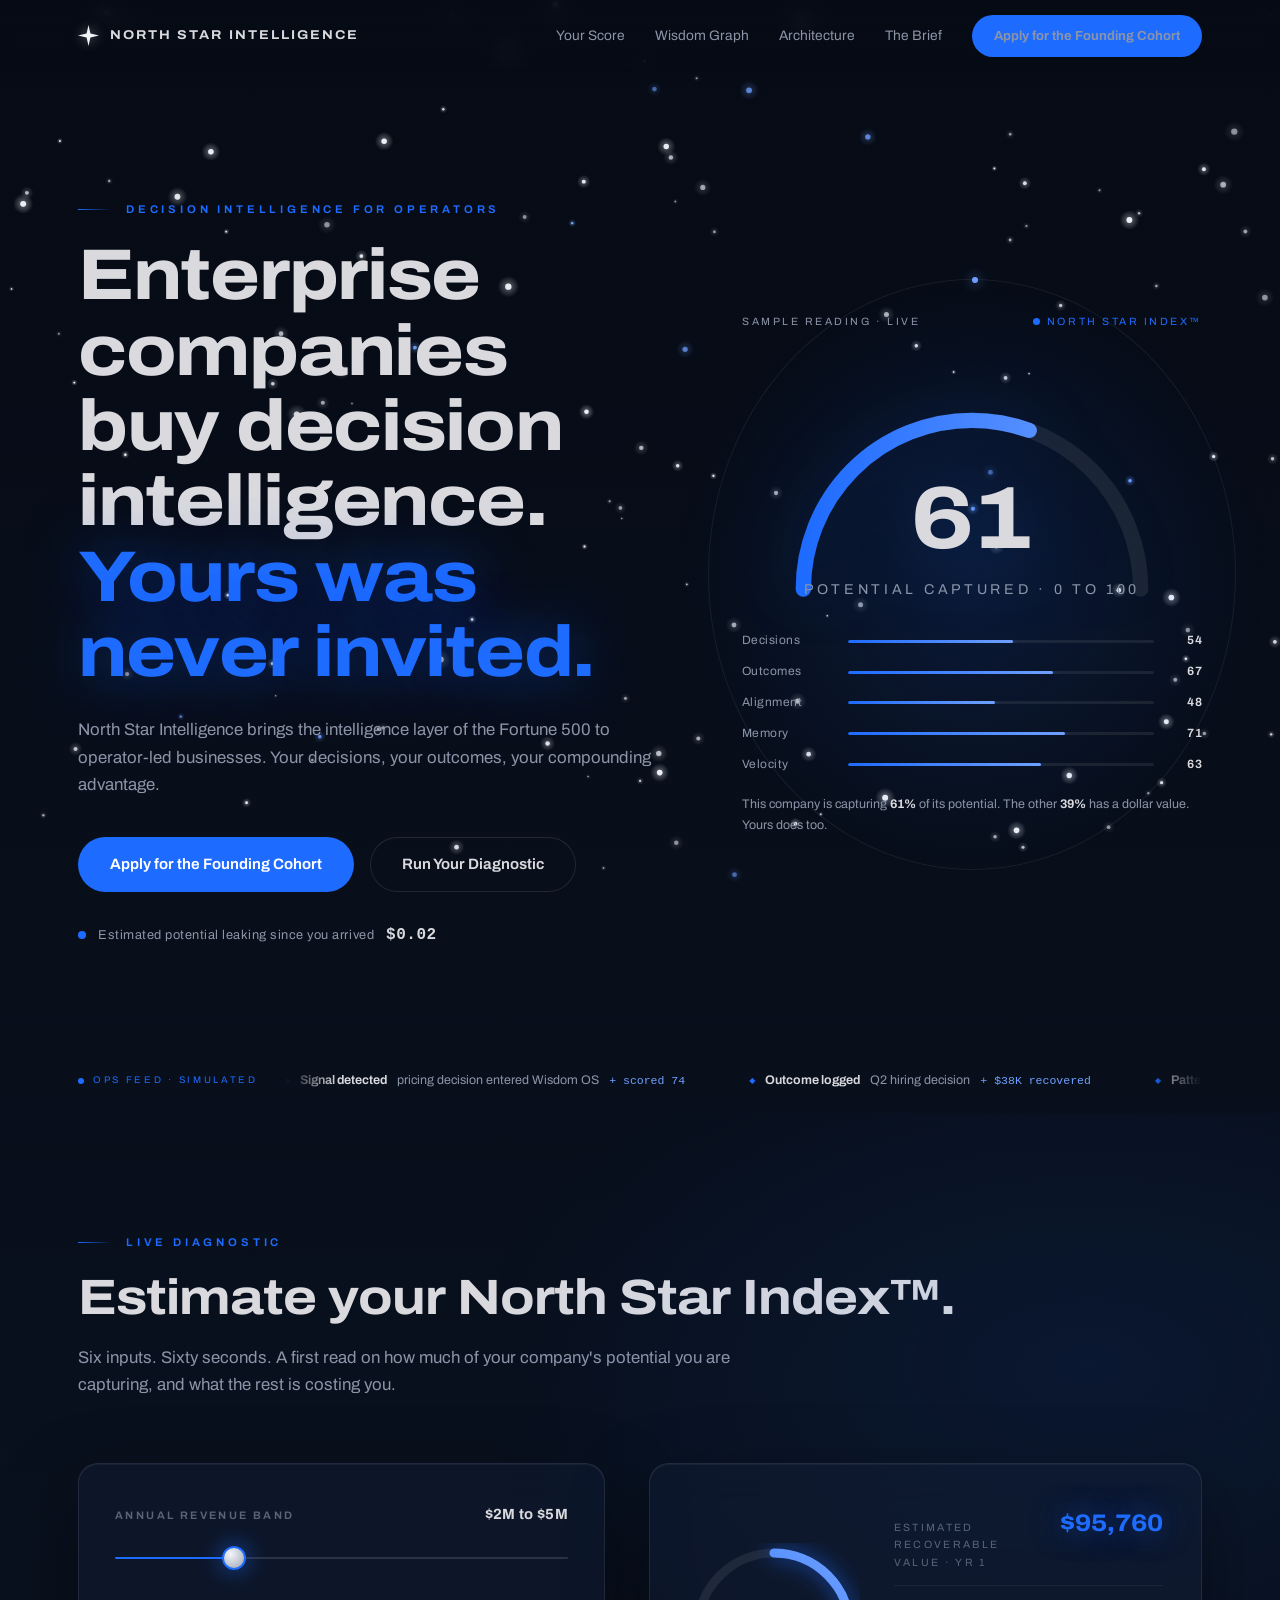
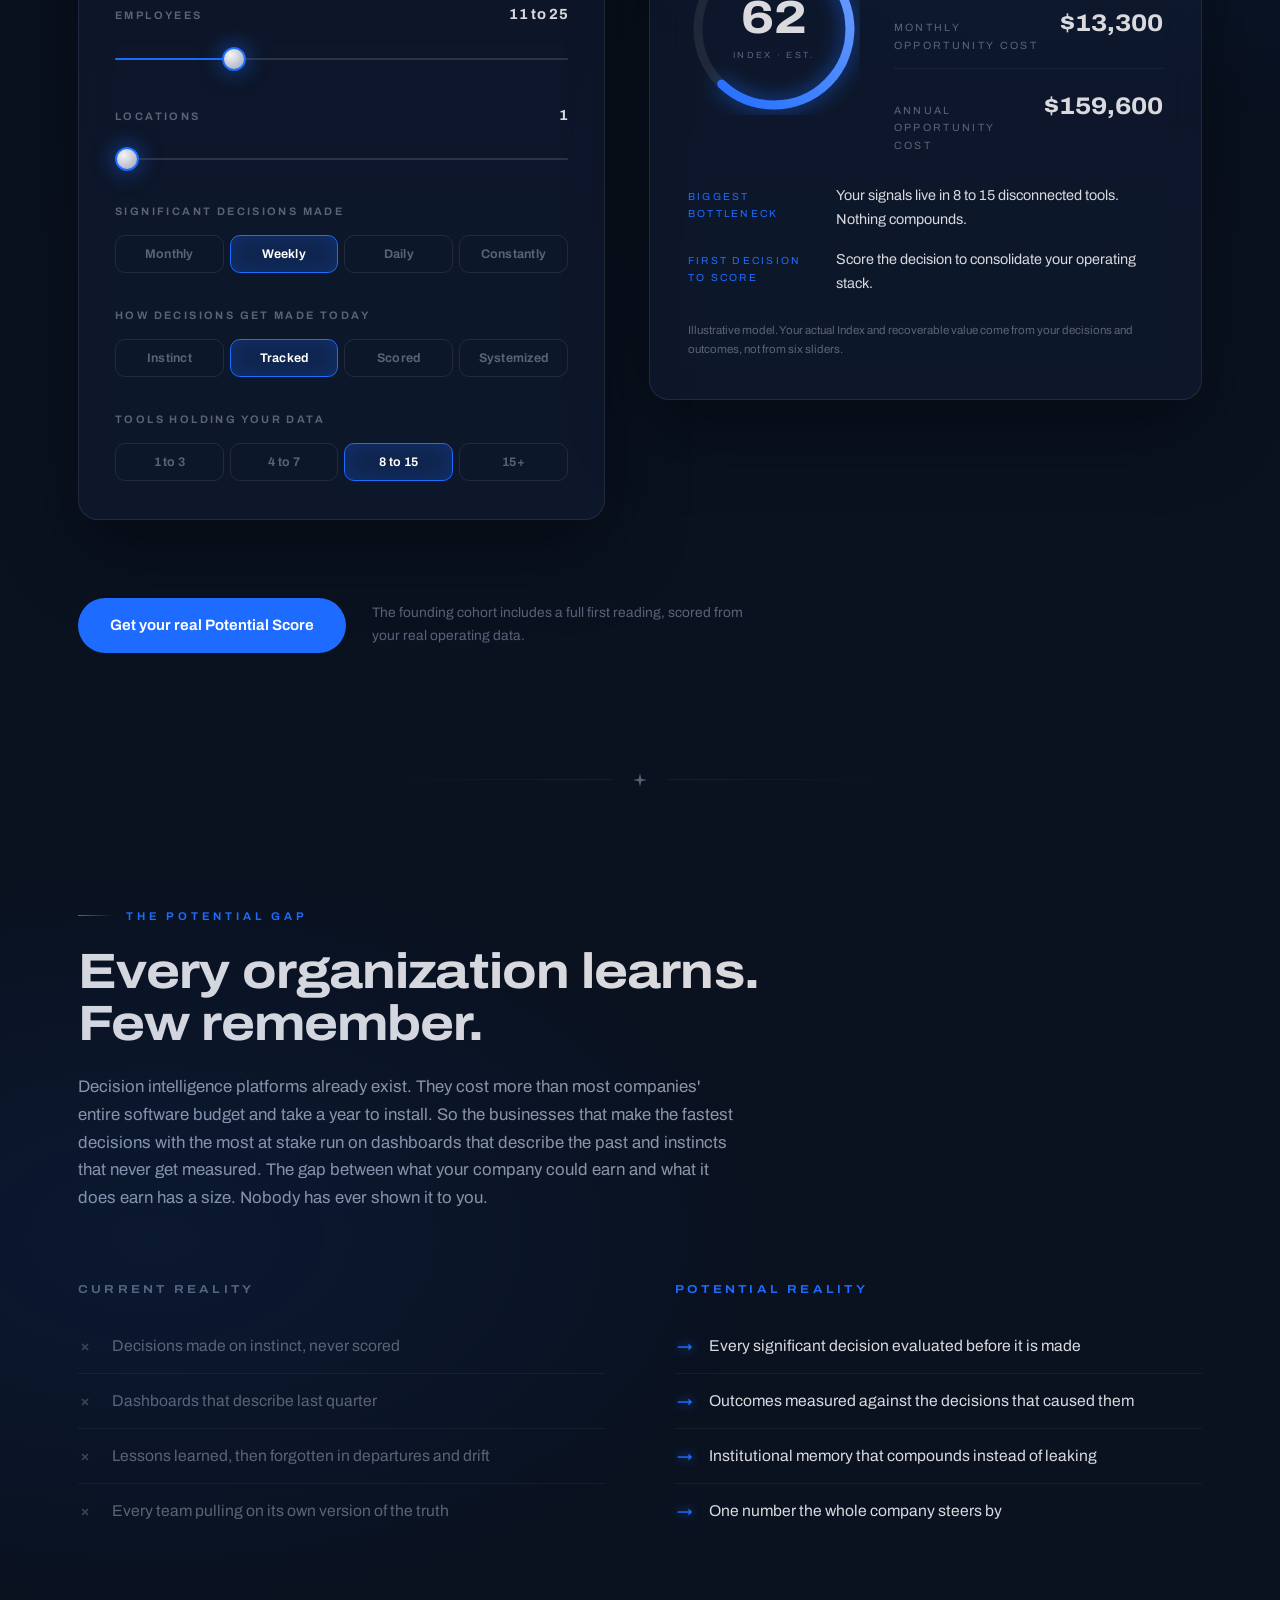
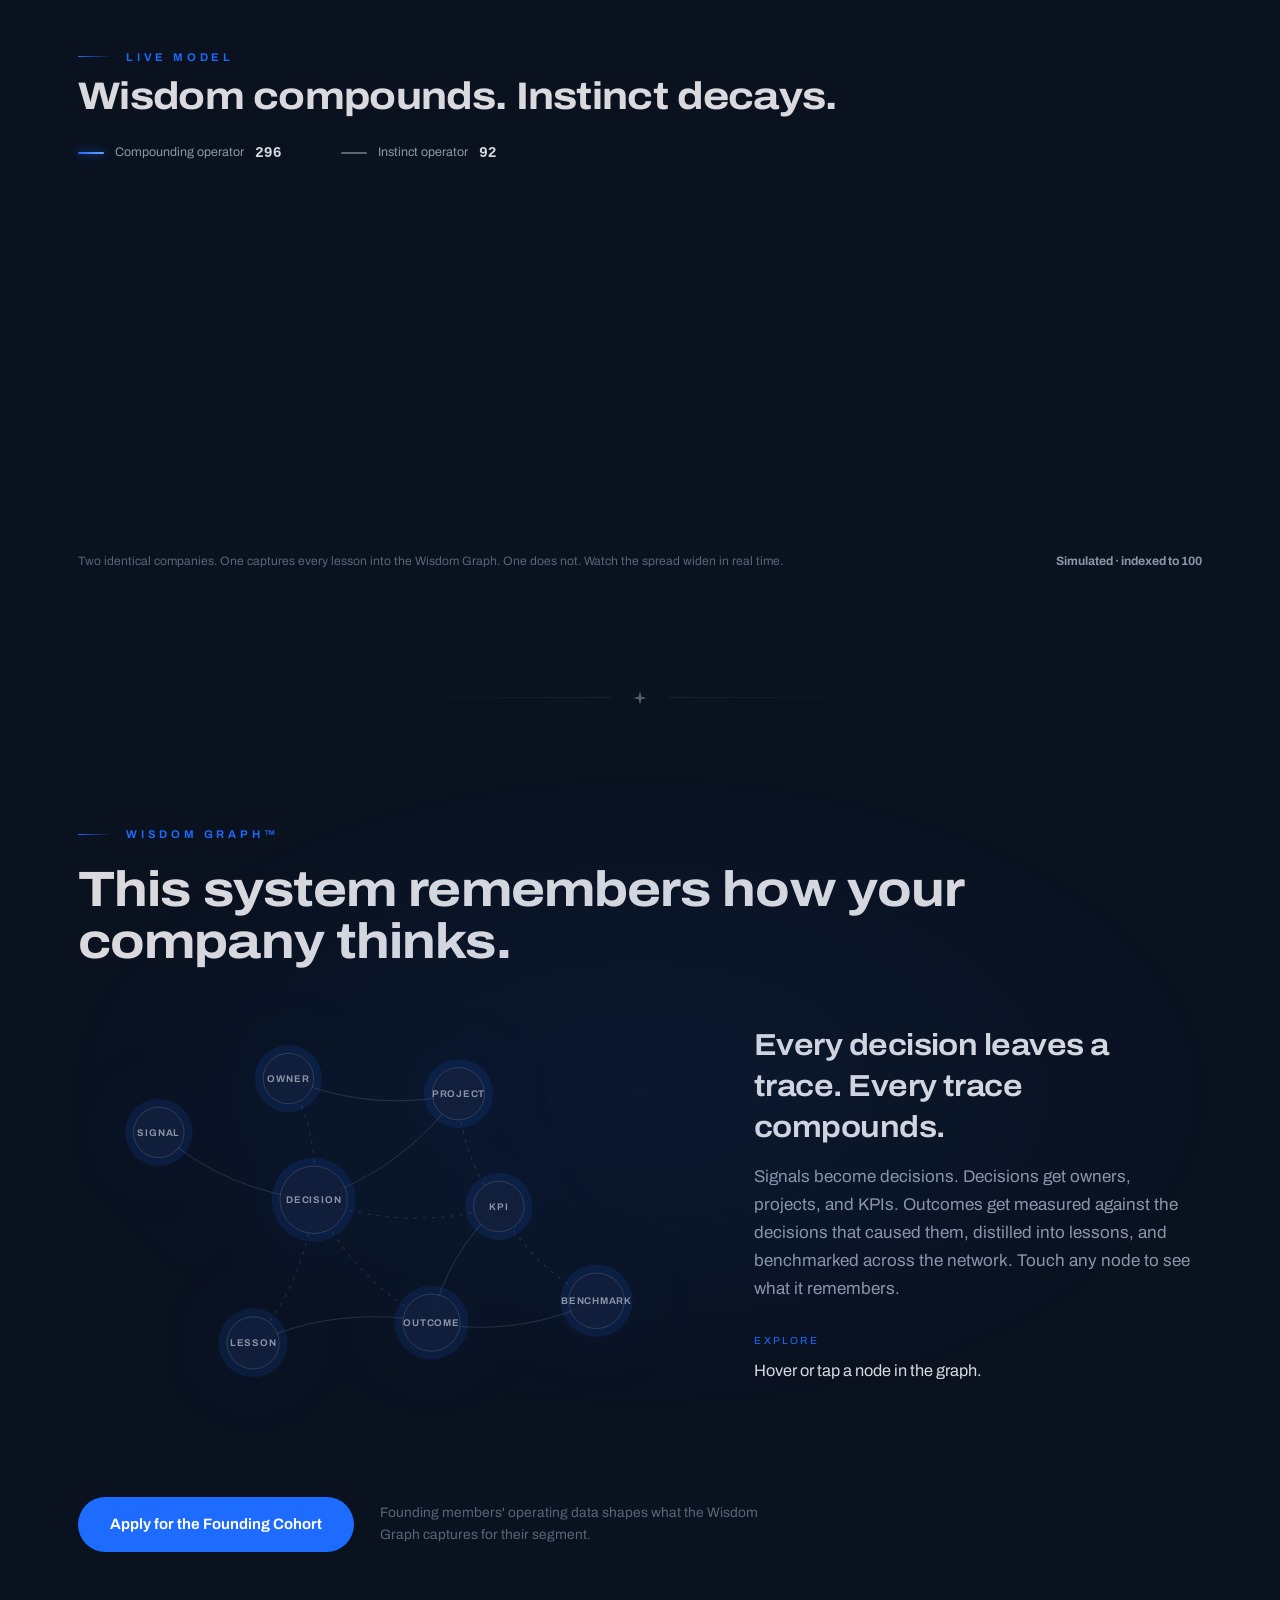
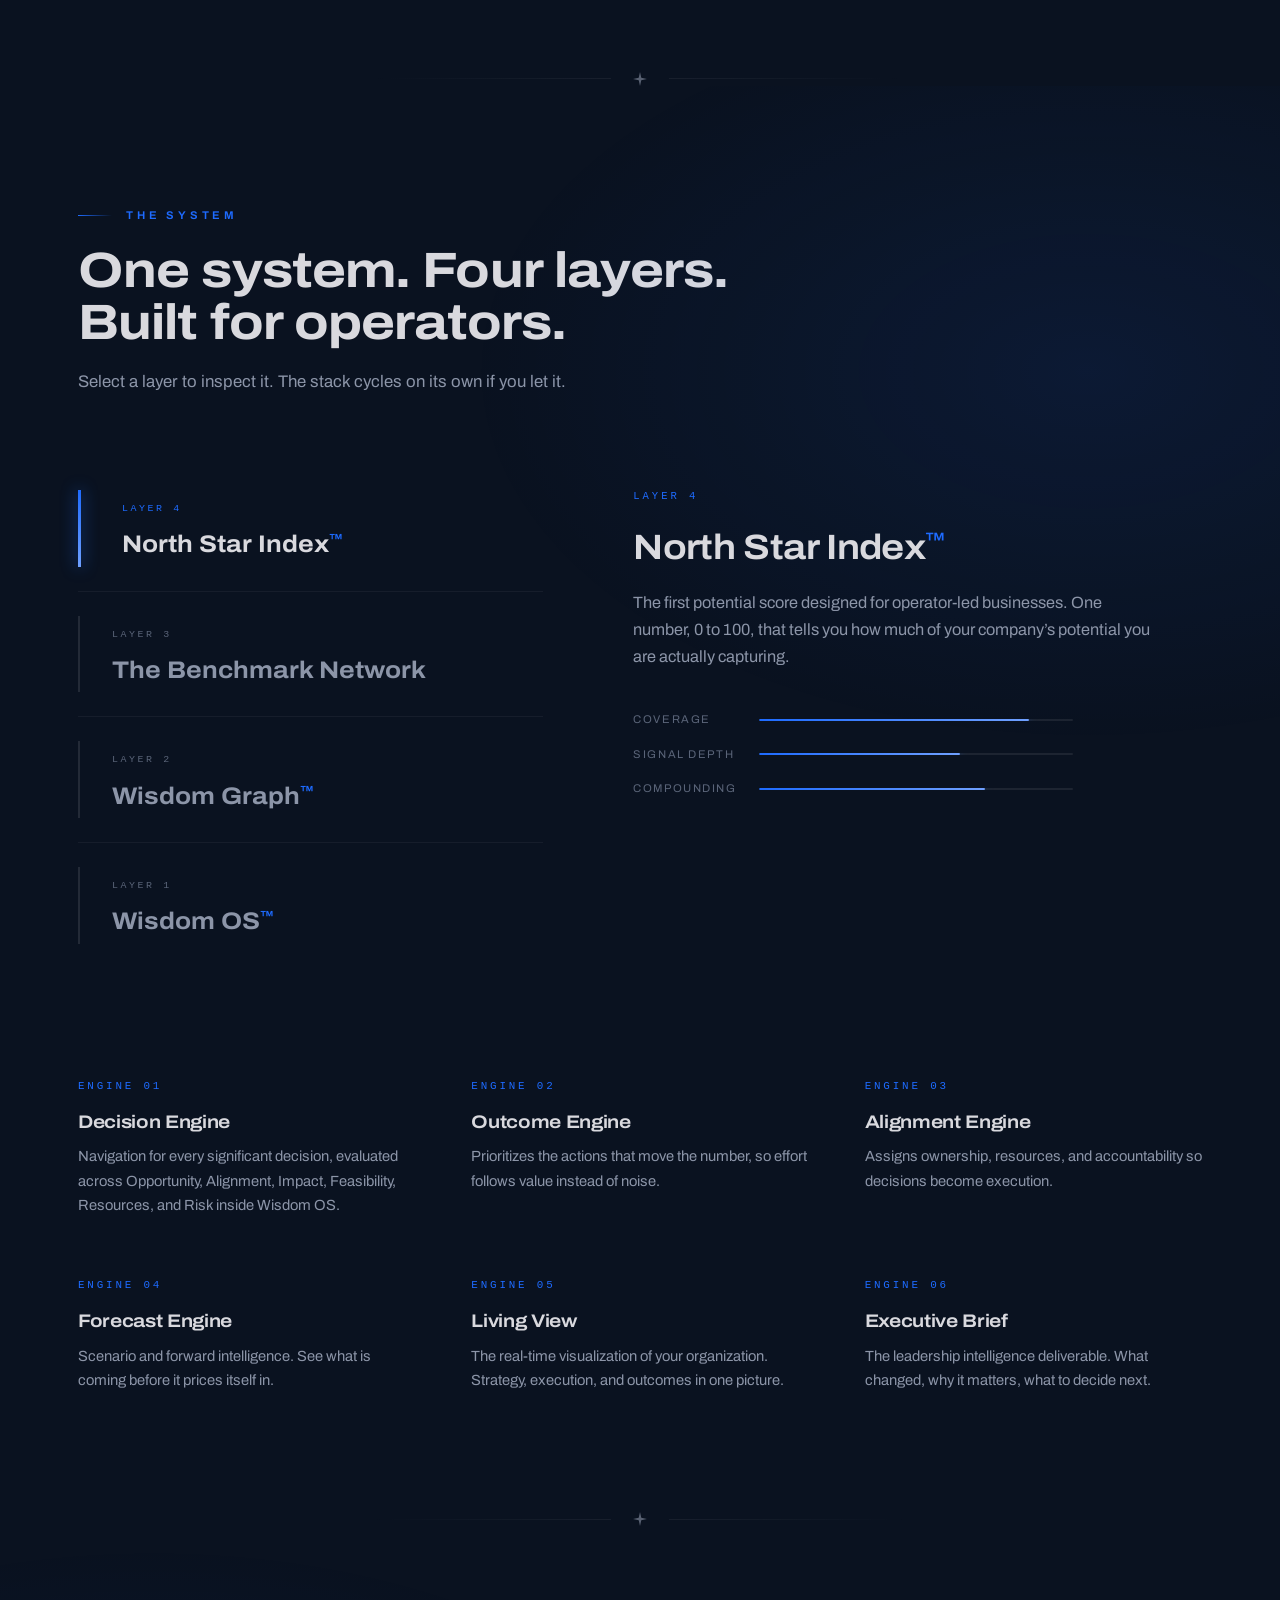
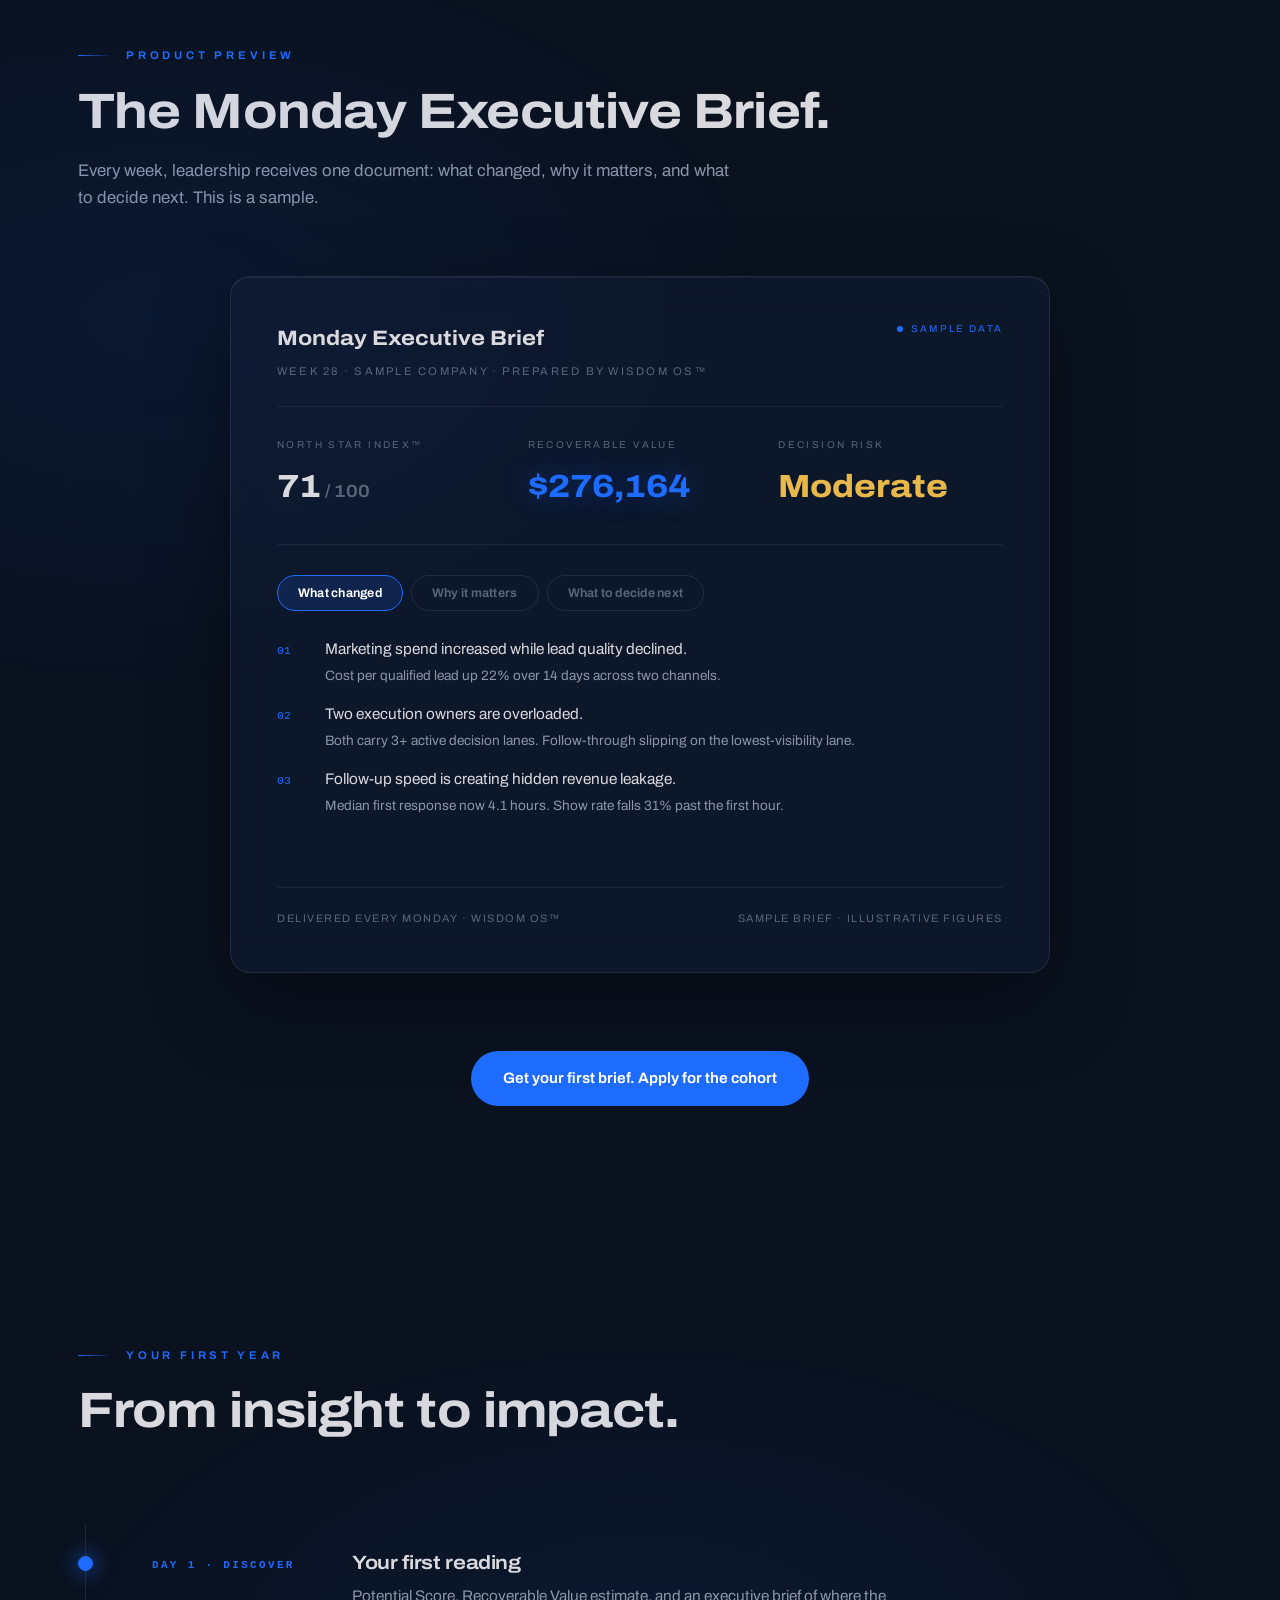
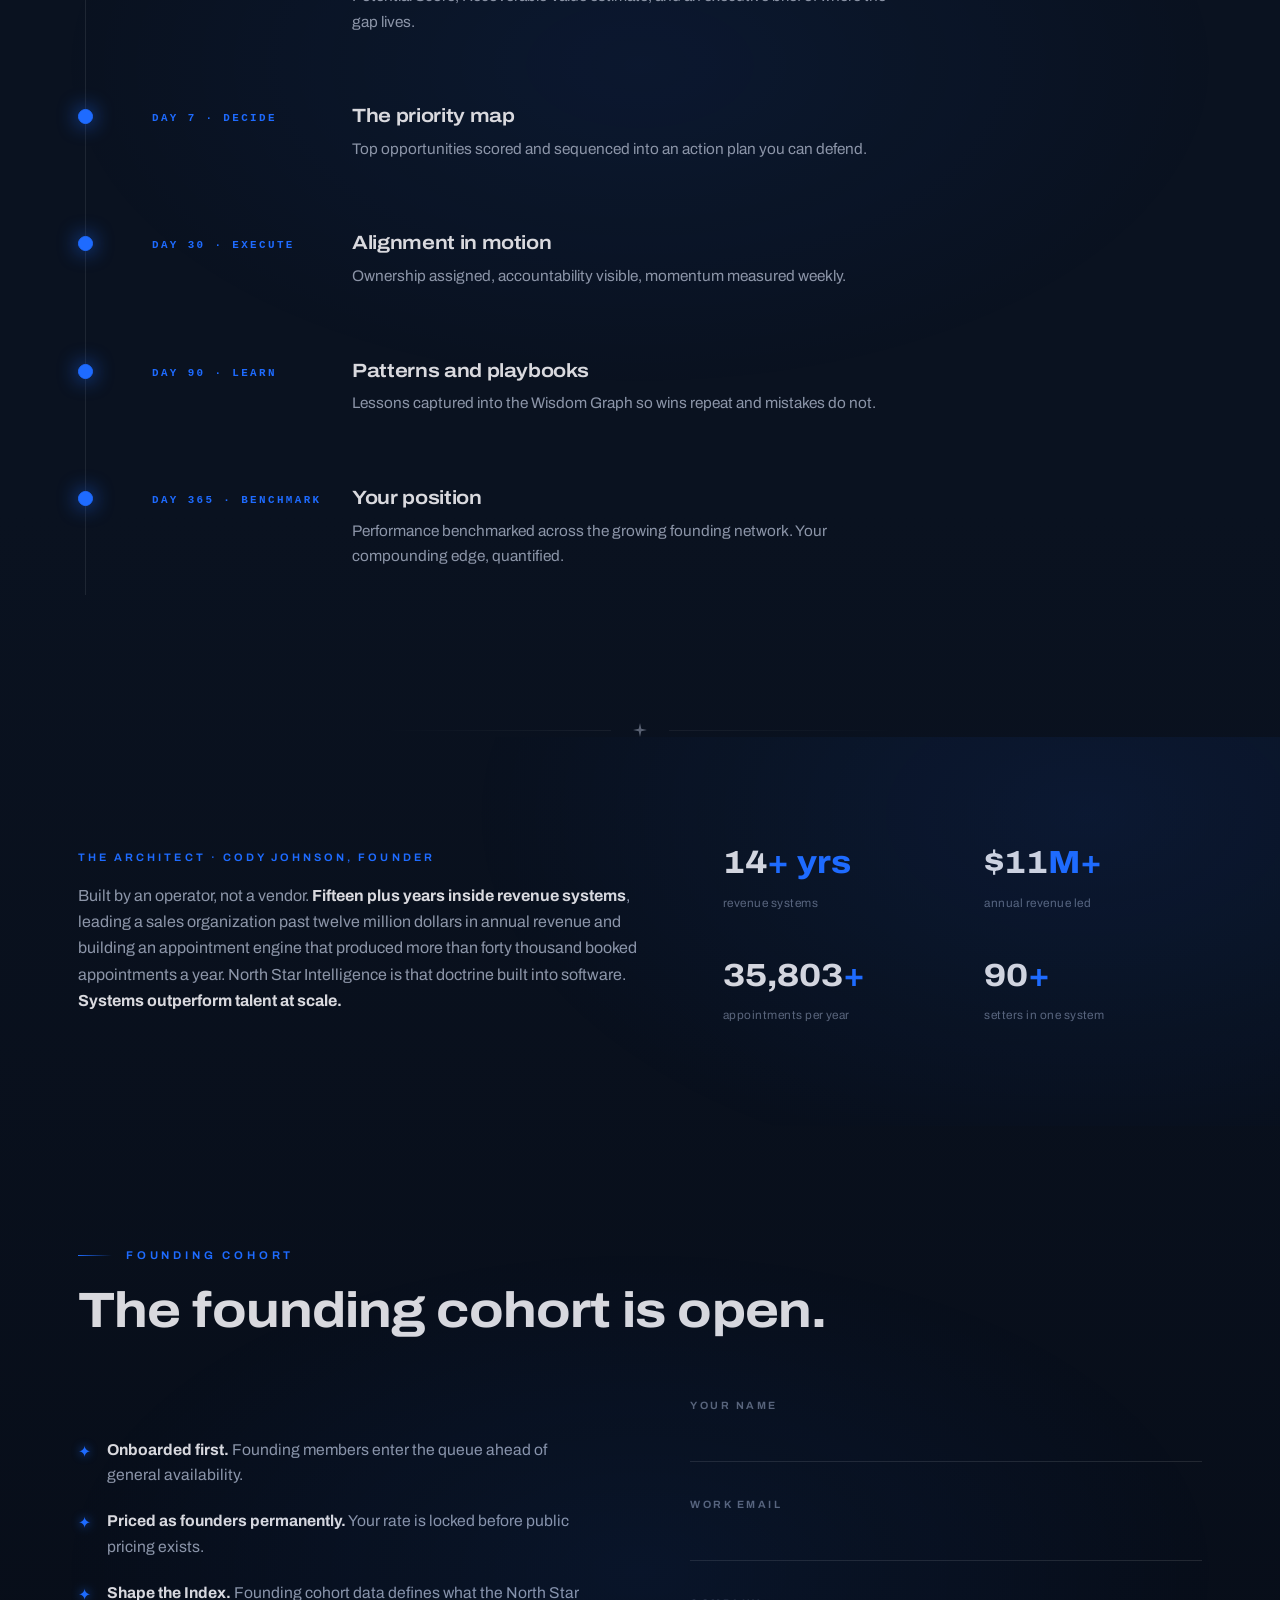
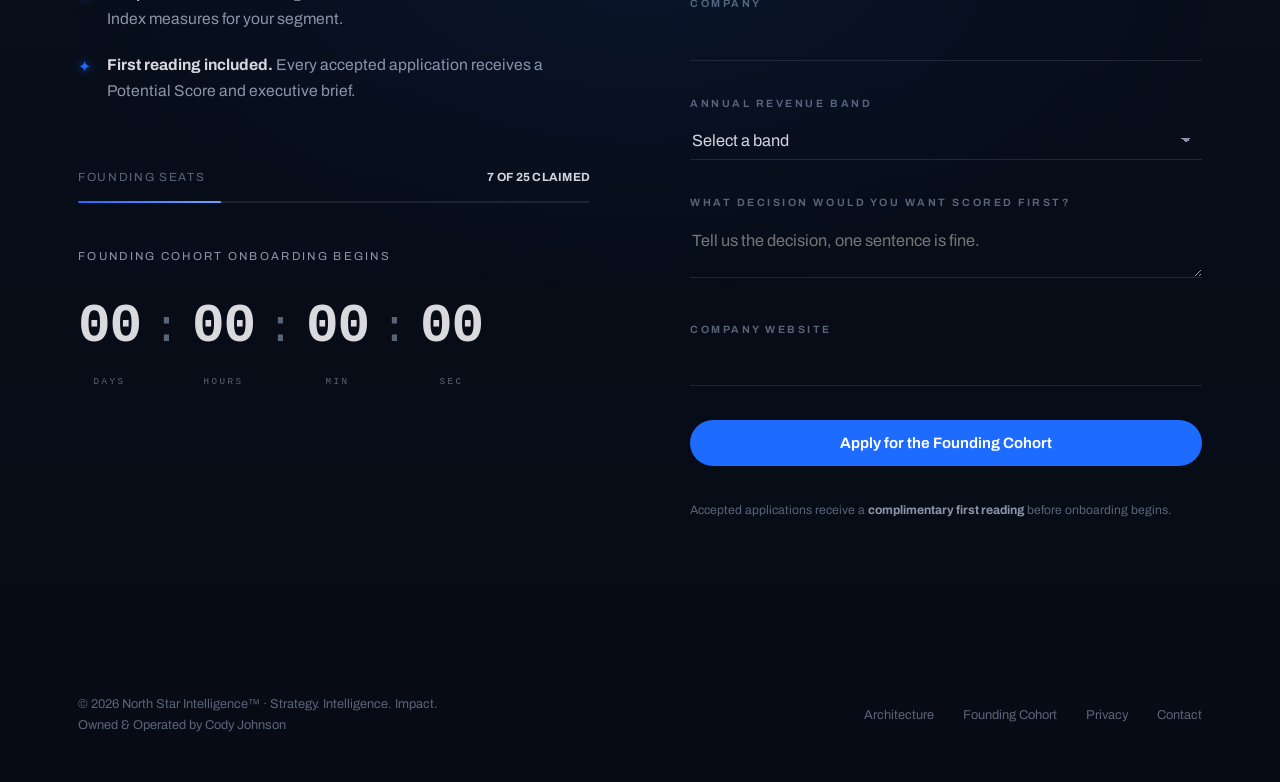
<file: index (1).html>
<!DOCTYPE html>
<html lang="en">
<head>
<meta charset="UTF-8">
<meta name="viewport" content="width=device-width, initial-scale=1.0">
<title>North Star Intelligence | Decision Intelligence for Operator-Led Businesses</title>
<meta name="description" content="Enterprise companies buy decision intelligence. Yours was never invited. North Star Intelligence brings the intelligence layer of the Fortune 500 to operator-led businesses. The founding cohort is now open.">
<link rel="canonical" href="https://www.northstarintelligence.org/">
<meta property="og:title" content="North Star Intelligence">
<meta property="og:description" content="Enterprise companies buy decision intelligence. Yours was never invited. The founding cohort is now open.">
<meta property="og:type" content="website">
<meta property="og:url" content="https://www.northstarintelligence.org/">
<meta property="og:image" content="https://www.northstarintelligence.org/assets/brand/og-home.png">
<link rel="preconnect" href="https://fonts.googleapis.com">
<link rel="preconnect" href="https://fonts.gstatic.com" crossorigin>
<link href="https://fonts.googleapis.com/css2?family=Archivo:wdth,wght@62..125,300..800&display=swap" rel="stylesheet">
<style>
/* ============================================================
   NSI · v5 · executive intelligence platform build
   Locked brand: navy #0A1220 · platinum #D9D9DE · electric #1E6BFF
   ============================================================ */
:root{
  --navy:#0A1220;
  --navy-deep:#060B15;
  --platinum:#D9D9DE;
  --muted:#8C95A8;
  --dim:#5A6478;
  --blue:#1E6BFF;
  --blue-hi:#6FA0FF;
  --line:rgba(217,217,222,.12);
  --glass:rgba(19,31,59,.42);
  --glass-line:rgba(217,217,222,.1);
  --font:'Archivo',system-ui,sans-serif;
  --mono:ui-monospace,'SF Mono','Cascadia Mono',Menlo,monospace;
  --max:1180px;
}
*{margin:0;padding:0;box-sizing:border-box}
html{scroll-behavior:smooth}
body{
  background:linear-gradient(180deg,var(--navy-deep) 0%,var(--navy) 18%,var(--navy) 82%,var(--navy-deep) 100%);
  color:var(--platinum);font-family:var(--font);font-size:17px;line-height:1.65;
  -webkit-font-smoothing:antialiased;overflow-x:hidden;
}
a{color:inherit}
img,svg,canvas{display:block}
::selection{background:rgba(30,107,255,.4)}
#sky{position:fixed;inset:0;z-index:0;pointer-events:none}
.content{position:relative;z-index:1}

h1,h2,h3{font-stretch:114%;letter-spacing:-.018em;line-height:1.05}
h1{font-size:clamp(2.6rem,5.6vw,4.6rem);font-weight:760}
h2{font-size:clamp(2rem,4vw,3.1rem);font-weight:720}
h3{font-size:1.1rem;font-weight:650;line-height:1.35}
.eyebrow{font-size:.7rem;font-weight:650;letter-spacing:.34em;text-transform:uppercase;color:var(--blue);margin-bottom:20px;display:flex;align-items:center;gap:14px}
.eyebrow::before{content:"";width:34px;height:1px;background:linear-gradient(90deg,var(--blue),transparent)}
.sub{color:var(--muted);max-width:660px;font-size:1.05rem}
.mono{font-family:var(--mono);font-variant-numeric:tabular-nums}

.wrap{max-width:var(--max);margin:0 auto;padding:0 28px}
section{padding:120px 0;position:relative}
@media(max-width:700px){section{padding:84px 0}}
.wash-r::before{content:"";position:absolute;inset:0;background:radial-gradient(1000px 600px at 85% 20%,rgba(30,107,255,.09),transparent 62%);pointer-events:none}
.wash-l::before{content:"";position:absolute;inset:0;background:radial-gradient(1000px 600px at 12% 30%,rgba(30,107,255,.08),transparent 62%);pointer-events:none}
.wash-c::before{content:"";position:absolute;inset:0;background:radial-gradient(900px 500px at 50% 40%,rgba(30,107,255,.07),transparent 65%);pointer-events:none}

.divider{display:flex;align-items:center;justify-content:center;gap:22px;opacity:.6;position:relative;z-index:1}
.divider::before,.divider::after{content:"";height:1px;width:min(240px,26vw);background:linear-gradient(90deg,transparent,var(--line))}
.divider::after{background:linear-gradient(90deg,var(--line),transparent)}
.divider svg{width:14px;height:14px;animation:starSpin 20s linear infinite}
@keyframes starSpin{to{transform:rotate(360deg)}}

.rv{opacity:0;transform:translateY(30px);transition:opacity .8s ease,transform .8s ease}
.rv.in{opacity:1;transform:none}
@media(prefers-reduced-motion:reduce){
  .rv{opacity:1;transform:none;transition:none}
  *,*::before,*::after{animation-duration:.001s!important;transition-duration:.001s!important}
}

/* glass surface · used only where a dashboard needs a plane */
.glass{
  background:var(--glass);
  backdrop-filter:blur(18px);-webkit-backdrop-filter:blur(18px);
  border:1px solid var(--glass-line);border-radius:20px;
  box-shadow:0 30px 80px rgba(0,0,0,.4),inset 0 1px 0 rgba(217,217,222,.06);
}

/* section-close CTA line */
.next-cta{margin-top:78px;display:flex;align-items:center;gap:26px;flex-wrap:wrap}
.next-cta p{font-size:.86rem;color:var(--dim);max-width:380px}

/* ============================================================ NAV */
nav{position:fixed;inset:0 0 auto 0;z-index:60;background:linear-gradient(180deg,rgba(6,11,21,.9),rgba(6,11,21,.55) 70%,transparent);backdrop-filter:blur(10px)}
.nav-in{max-width:var(--max);margin:0 auto;padding:0 28px;height:72px;display:flex;align-items:center;justify-content:space-between}
.brand{display:flex;align-items:center;gap:11px;font-weight:700;letter-spacing:.16em;font-size:.8rem;text-decoration:none;font-stretch:110%}
.brand svg{width:21px;height:21px;animation:starSpin 24s linear infinite;filter:drop-shadow(0 0 6px rgba(217,217,222,.5))}
.nav-links{display:flex;gap:30px;align-items:center;font-size:.86rem}
.nav-links a{text-decoration:none;color:var(--muted);transition:color .2s;position:relative}
.nav-links a:not(.btn)::after{content:"";position:absolute;left:0;right:100%;bottom:-6px;height:1px;background:var(--blue);transition:right .25s}
.nav-links a:not(.btn):hover::after{right:0}
.nav-links a:hover,.nav-links a:focus-visible{color:var(--platinum)}
#progress{position:absolute;left:0;bottom:0;height:1px;width:0;background:linear-gradient(90deg,var(--blue),var(--blue-hi));box-shadow:0 0 14px rgba(30,107,255,.9)}
.btn{display:inline-flex;align-items:center;justify-content:center;gap:8px;background:var(--blue);color:#fff;text-decoration:none;font-weight:650;font-size:.94rem;padding:15px 32px;border-radius:999px;border:none;cursor:pointer;transition:box-shadow .18s;font-family:var(--font);will-change:transform}
.btn:hover,.btn:focus-visible{box-shadow:0 12px 44px rgba(30,107,255,.5)}
.btn.small{padding:10px 22px;font-size:.82rem}
.btn.ghost{background:transparent;color:var(--platinum);box-shadow:inset 0 0 0 1px var(--line)}
.btn.ghost:hover{box-shadow:inset 0 0 0 1px var(--blue)}
@media(max-width:820px){.nav-links a:not(.btn){display:none}}

/* ============================================================ HERO */
.hero{padding:200px 0 100px;position:relative}
.hero .grid{display:grid;grid-template-columns:1.1fr .9fr;gap:70px;align-items:center}
@media(max-width:940px){.hero .grid{grid-template-columns:1fr;gap:64px}}
.hero h1 .accent{color:var(--blue);text-shadow:0 0 60px rgba(30,107,255,.5)}
.hero-ctas{display:flex;gap:16px;margin-top:38px;flex-wrap:wrap}
.leak-chip{display:inline-flex;align-items:center;gap:12px;margin-top:30px;font-size:.8rem;color:var(--muted);letter-spacing:.04em}
.leak-chip .dot{width:8px;height:8px;border-radius:50%;background:var(--blue);animation:pulse 1.8s infinite;flex-shrink:0}
@keyframes pulse{0%,100%{box-shadow:0 0 0 0 rgba(30,107,255,.5)}50%{box-shadow:0 0 0 9px rgba(30,107,255,0)}}
.leak-chip b{color:var(--platinum);font-size:1rem}

.gauge-zone{position:relative;max-width:460px;margin-left:auto}
@media(max-width:940px){.gauge-zone{margin:0 auto}}
.gauge-zone::before{content:"";position:absolute;inset:-70px;border-radius:50%;background:radial-gradient(circle,rgba(30,107,255,.14),transparent 66%);animation:breathe 6s ease-in-out infinite}
@keyframes breathe{0%,100%{opacity:.7;transform:scale(1)}50%{opacity:1;transform:scale(1.05)}}
.orbit{position:absolute;inset:-34px;border-radius:50%;border:1px solid rgba(217,217,222,.08);animation:starSpin 40s linear infinite}
.orbit i{position:absolute;top:-3px;left:50%;width:6px;height:6px;border-radius:50%;background:var(--blue-hi);box-shadow:0 0 12px rgba(111,160,255,.9)}
.gauge-head{display:flex;justify-content:space-between;align-items:center;margin-bottom:6px;font-size:.66rem;letter-spacing:.24em;text-transform:uppercase;position:relative}
.gauge-head .tag{color:var(--muted)}
.gauge-head .live{display:flex;align-items:center;gap:7px;color:var(--blue)}
.live i{width:7px;height:7px;border-radius:50%;background:var(--blue);animation:pulse 1.8s infinite}
.gauge-svg{width:100%;height:auto;position:relative;filter:drop-shadow(0 0 30px rgba(30,107,255,.18))}
.gauge-score{font-size:3.6rem;font-weight:760;font-stretch:114%;fill:var(--platinum)}
.gauge-lab{font-size:.58rem;letter-spacing:.26em;fill:var(--muted)}
.track{fill:none;stroke:rgba(217,217,222,.09)}
.pillars{margin-top:4px;display:grid;gap:11px;position:relative}
.pillar{display:grid;grid-template-columns:92px 1fr 34px;gap:14px;align-items:center;font-size:.75rem;color:var(--muted);letter-spacing:.04em}
.pillar .bar{height:3px;border-radius:99px;background:rgba(217,217,222,.09);overflow:hidden}
.pillar .bar i{display:block;height:100%;width:0;border-radius:99px;background:linear-gradient(90deg,var(--blue),var(--blue-hi));box-shadow:0 0 8px rgba(30,107,255,.7);transition:width 1.2s cubic-bezier(.2,.8,.2,1)}
.pillar b{color:var(--platinum);font-weight:650;text-align:right;font-variant-numeric:tabular-nums}
.gauge-foot{margin-top:20px;font-size:.78rem;color:var(--muted);position:relative}
.gauge-foot strong{color:var(--platinum)}

/* ============================================================ FEED */
.feed{padding:6px 0;overflow:hidden;position:relative}
.feed-in{display:flex;align-items:center;gap:26px;max-width:var(--max);margin:0 auto;padding:0 28px}
.feed-tag{flex-shrink:0;font-size:.6rem;letter-spacing:.28em;text-transform:uppercase;color:var(--blue);display:flex;gap:9px;align-items:center}
.feed-tag i{width:6px;height:6px;border-radius:50%;background:var(--blue);animation:pulse 1.6s infinite}
.marquee{flex:1;overflow:hidden;white-space:nowrap;mask-image:linear-gradient(90deg,transparent,#000 6%,#000 94%,transparent)}
.marquee-track{display:inline-flex;gap:64px;padding:16px 0;animation:mq 48s linear infinite;will-change:transform}
.feed:hover .marquee-track{animation-play-state:paused}
@keyframes mq{to{transform:translateX(-50%)}}
.feed-item{font-size:.78rem;color:var(--muted);display:inline-flex;gap:10px;align-items:center}
.feed-item b{color:var(--platinum);font-weight:650}
.feed-item .up{color:var(--blue-hi);font-family:var(--mono);font-size:.72rem}
.feed-item::before{content:"◆";color:var(--blue);font-size:.5rem}

/* ============================================================
   FEATURE 1 · NORTH STAR INDEX CALCULATOR
   ============================================================ */
.diag-grid{display:grid;grid-template-columns:1fr 1.05fr;gap:44px;margin-top:64px;align-items:start}
@media(max-width:940px){.diag-grid{grid-template-columns:1fr}}
.controls{display:grid;gap:34px;padding:38px 36px}
@media(max-width:600px){.controls{padding:28px 22px}}
.ctl label{display:flex;justify-content:space-between;align-items:baseline;font-size:.68rem;letter-spacing:.22em;text-transform:uppercase;color:var(--dim);margin-bottom:14px;font-weight:650}
.ctl label b{color:var(--platinum);font-size:.92rem;letter-spacing:.02em;text-transform:none;font-weight:700}
input[type=range]{width:100%;appearance:none;height:2px;border-radius:99px;background:linear-gradient(90deg,var(--blue) var(--fill,0%),rgba(217,217,222,.15) var(--fill,0%));outline:none;cursor:pointer}
input[type=range]::-webkit-slider-thumb{appearance:none;width:24px;height:24px;border-radius:50%;background:radial-gradient(circle at 34% 30%,#F4F5F8,#9AA3B5);border:2px solid var(--blue);box-shadow:0 0 22px rgba(30,107,255,.65);transition:transform .15s}
input[type=range]::-webkit-slider-thumb:hover{transform:scale(1.12)}
input[type=range]::-moz-range-thumb{width:24px;height:24px;border-radius:50%;border:2px solid var(--blue);background:radial-gradient(circle at 34% 30%,#F4F5F8,#9AA3B5)}
.seg{display:flex;gap:6px;flex-wrap:wrap}
.seg button{flex:1;min-width:82px;background:transparent;border:1px solid var(--glass-line);border-radius:10px;color:var(--dim);font-family:var(--font);font-size:.78rem;font-weight:650;padding:11px 8px;cursor:pointer;transition:all .22s;letter-spacing:.02em}
.seg button:hover{color:var(--muted);border-color:var(--line)}
.seg button.on{color:#fff;border-color:var(--blue);background:rgba(30,107,255,.16);box-shadow:0 0 22px rgba(30,107,255,.2) inset}

.readout{padding:40px 38px;position:relative;overflow:hidden}
@media(max-width:600px){.readout{padding:30px 22px}}
.readout .scan{position:absolute;left:0;right:0;height:80px;top:-90px;background:linear-gradient(180deg,transparent,rgba(30,107,255,.06),transparent);animation:scan 6s linear infinite;pointer-events:none}
@keyframes scan{to{top:110%}}
.readout-top{display:grid;grid-template-columns:auto 1fr;gap:34px;align-items:center}
@media(max-width:600px){.readout-top{grid-template-columns:1fr;justify-items:center;text-align:center}}
.ring-wrap{position:relative;width:172px;height:172px}
.ring-wrap svg{width:100%;height:100%;transform:rotate(-90deg)}
.ring-bg{fill:none;stroke:rgba(217,217,222,.09);stroke-width:9}
.ring-fg{fill:none;stroke:url(#ringGrad);stroke-width:9;stroke-linecap:round;filter:drop-shadow(0 0 10px rgba(30,107,255,.7))}
.ring-num{position:absolute;inset:0;display:grid;place-items:center;text-align:center}
.ring-num .n{font-size:2.9rem;font-weight:760;font-stretch:114%;line-height:1;font-variant-numeric:tabular-nums}
.ring-num .l{font-size:.56rem;letter-spacing:.26em;text-transform:uppercase;color:var(--dim);margin-top:6px}
.readout-kv{display:grid;gap:18px;width:100%}
.kv{display:flex;justify-content:space-between;align-items:baseline;gap:16px;border-bottom:1px solid rgba(217,217,222,.07);padding-bottom:14px}
.kv:last-child{border:none;padding-bottom:0}
.kv .k{font-size:.66rem;letter-spacing:.22em;text-transform:uppercase;color:var(--dim)}
.kv .v{font-size:clamp(1.15rem,2vw,1.5rem);font-weight:750;font-stretch:110%;font-variant-numeric:tabular-nums;white-space:nowrap}
.kv .v.hot{color:var(--blue);text-shadow:0 0 30px rgba(30,107,255,.5)}
.readout-insight{margin-top:30px;display:grid;gap:16px}
.insight{display:grid;grid-template-columns:130px 1fr;gap:18px;align-items:baseline;font-size:.9rem}
@media(max-width:600px){.insight{grid-template-columns:1fr;gap:4px}}
.insight .k{font-size:.64rem;letter-spacing:.22em;text-transform:uppercase;color:var(--blue)}
.insight .v{color:var(--platinum);transition:opacity .3s}
.insight .v.fade{opacity:0}
.readout-note{margin-top:26px;font-size:.72rem;color:var(--dim)}

/* ============================================================
   THE GAP · realities
   ============================================================ */
.split-cols{display:grid;grid-template-columns:1fr 1fr;gap:70px;margin-top:70px}
@media(max-width:820px){.split-cols{grid-template-columns:1fr;gap:50px}}
.reality h3{margin-bottom:22px;font-size:.72rem;letter-spacing:.28em;text-transform:uppercase;color:var(--dim);font-weight:650}
.reality.pos h3{color:var(--blue)}
.reality li{list-style:none;padding:14px 0 14px 34px;position:relative;color:var(--dim);font-size:.98rem;border-bottom:1px solid rgba(217,217,222,.06)}
.reality li:last-child{border:none}
.reality li::before{content:"×";position:absolute;left:2px;color:var(--dim);font-weight:700;opacity:.6}
.reality.pos li{color:var(--platinum)}
.reality.pos li::before{content:"→";color:var(--blue);opacity:1;text-shadow:0 0 10px rgba(30,107,255,.8)}

/* streaming chart */
.chart-head{display:flex;justify-content:space-between;gap:24px;flex-wrap:wrap;align-items:flex-end;margin:110px 0 44px}
.legend{display:flex;gap:34px;flex-wrap:wrap}
.leg{display:flex;gap:11px;align-items:center;font-size:.78rem;color:var(--muted)}
.leg .sw{width:26px;height:2px;border-radius:99px}
.leg .lv{font-family:var(--mono);color:var(--platinum);font-weight:700;font-variant-numeric:tabular-nums;min-width:52px;font-size:.92rem}
#compChart{width:100%;height:320px}
.chart-foot{margin-top:22px;font-size:.76rem;color:var(--dim);display:flex;justify-content:space-between;gap:14px;flex-wrap:wrap}
.chart-foot b{color:var(--muted)}

/* ============================================================
   FEATURE 2 · WISDOM GRAPH
   ============================================================ */
.wg-wrap{display:grid;grid-template-columns:1.15fr .85fr;gap:70px;align-items:center;margin-top:56px}
@media(max-width:940px){.wg-wrap{grid-template-columns:1fr}}
#wgSvg{width:100%;height:auto;filter:drop-shadow(0 0 40px rgba(30,107,255,.1))}
.wg-edge{stroke:rgba(140,149,168,.22);stroke-width:1.2;fill:none;transition:stroke .35s,opacity .35s}
.wg-edge.flow{stroke-dasharray:4 7;animation:wgflow 1.6s linear infinite}
@keyframes wgflow{to{stroke-dashoffset:-11}}
.wg-edge.lit{stroke:var(--blue-hi);stroke-width:1.8;filter:drop-shadow(0 0 6px rgba(30,107,255,.8))}
.wg-edge.dimmed{opacity:.14}
.wg-node{cursor:pointer}
.wg-node circle{fill:rgba(19,31,59,.85);stroke:rgba(217,217,222,.2);stroke-width:1;transition:all .35s}
.wg-node .halo{fill:rgba(30,107,255,.12);stroke:none;animation:wgpulse 3.4s ease-in-out infinite}
@keyframes wgpulse{0%,100%{opacity:.35;transform:scale(1)}50%{opacity:.8;transform:scale(1.14)}}
.wg-node text{fill:var(--muted);font-size:11.5px;font-weight:650;letter-spacing:.08em;text-anchor:middle;font-family:var(--font);transition:fill .35s;text-transform:uppercase}
.wg-node.lit circle:not(.halo){fill:var(--blue);stroke:var(--blue-hi);filter:drop-shadow(0 0 16px rgba(30,107,255,.9))}
.wg-node.lit text{fill:#fff}
.wg-node.dimmed{opacity:.28}
.wg-caption h3{font-size:clamp(1.4rem,2.4vw,1.9rem);margin-bottom:16px;font-stretch:110%}
.wg-caption p{color:var(--muted)}
.wg-active{margin-top:30px;min-height:86px}
.wg-active .k{font-size:.64rem;letter-spacing:.24em;text-transform:uppercase;color:var(--blue)}
.wg-active .v{font-size:1.02rem;color:var(--platinum);margin-top:8px;transition:opacity .3s;max-width:420px}
.wg-active .v.fade{opacity:0}

/* ============================================================
   ARCHITECTURE STACK
   ============================================================ */
.arch-grid{display:grid;grid-template-columns:.9fr 1.1fr;gap:90px;align-items:start;margin-top:70px}
@media(max-width:900px){.arch-grid{grid-template-columns:1fr;gap:56px}}
.layer{padding:26px 0 26px 34px;cursor:pointer;user-select:none;position:relative;border-bottom:1px solid rgba(217,217,222,.06);transition:padding .3s}
.layer:last-child{border:none}
.layer::before{content:"";position:absolute;left:0;top:24px;bottom:24px;width:2px;background:rgba(217,217,222,.12);transition:all .35s}
.layer .num{font-size:.62rem;letter-spacing:.26em;text-transform:uppercase;color:var(--dim);font-family:var(--mono)}
.layer .name{font-weight:700;font-size:clamp(1.15rem,2vw,1.5rem);font-stretch:110%;margin-top:5px;color:var(--muted);transition:color .3s}
.layer .name sup{color:var(--blue);font-size:.55em}
.layer.on{padding-left:44px}
.layer.on::before{background:linear-gradient(180deg,var(--blue),var(--blue-hi));box-shadow:0 0 16px rgba(30,107,255,.8);width:3px}
.layer.on .name{color:var(--platinum)}
.layer.on .num{color:var(--blue)}
.layer-detail{position:sticky;top:120px;padding:14px 0}
.layer-detail .num{font-family:var(--mono);font-size:.66rem;letter-spacing:.28em;color:var(--blue);text-transform:uppercase}
.layer-detail h3{font-size:clamp(1.6rem,2.8vw,2.2rem);margin:16px 0 18px;font-stretch:112%}
.layer-detail p{color:var(--muted);max-width:520px;font-size:1.02rem}
.layer-detail .barrow{margin-top:40px;display:grid;gap:16px;max-width:440px}
.layer-detail .brow{display:grid;grid-template-columns:110px 1fr;gap:16px;align-items:center;font-size:.7rem;letter-spacing:.14em;text-transform:uppercase;color:var(--dim)}
.layer-detail .bar{height:2px;background:rgba(217,217,222,.09);border-radius:99px;overflow:hidden}
.layer-detail .bar i{display:block;height:100%;width:0;background:linear-gradient(90deg,var(--blue),var(--blue-hi));box-shadow:0 0 8px rgba(30,107,255,.8);border-radius:99px;transition:width .9s cubic-bezier(.2,.8,.2,1)}
.engines{display:grid;grid-template-columns:repeat(3,1fr);gap:60px 56px;margin-top:110px}
@media(max-width:900px){.engines{grid-template-columns:repeat(2,1fr);gap:48px}}
@media(max-width:600px){.engines{grid-template-columns:1fr}}
.engine{position:relative;transition:transform .3s}
.engine:hover{transform:translateY(-5px)}
.engine .glyph{font-family:var(--mono);font-size:.68rem;letter-spacing:.26em;color:var(--blue);margin-bottom:14px}
.engine h3{margin-bottom:10px;font-size:1.14rem}
.engine p{color:var(--muted);font-size:.92rem}
.engine::after{content:"";position:absolute;left:0;bottom:-16px;height:1px;width:0;background:linear-gradient(90deg,var(--blue),transparent);transition:width .35s}
.engine:hover::after{width:70%}

/* ============================================================
   FEATURE 3 · EXECUTIVE BRIEF DEMO
   ============================================================ */
.brief{max-width:820px;margin:64px auto 0;padding:44px 46px;position:relative;overflow:hidden}
@media(max-width:640px){.brief{padding:30px 22px}}
.brief .scan{position:absolute;left:0;right:0;height:80px;top:-90px;background:linear-gradient(180deg,transparent,rgba(30,107,255,.05),transparent);animation:scan 7s linear infinite;pointer-events:none}
.brief-head{display:flex;justify-content:space-between;align-items:flex-start;gap:18px;flex-wrap:wrap;padding-bottom:26px;border-bottom:1px solid rgba(217,217,222,.08)}
.brief-head .t{font-size:1.3rem;font-weight:720;font-stretch:112%}
.brief-head .d{font-size:.7rem;letter-spacing:.2em;text-transform:uppercase;color:var(--dim);margin-top:6px}
.brief-head .badge{font-size:.62rem;letter-spacing:.22em;text-transform:uppercase;color:var(--blue);display:flex;gap:8px;align-items:center}
.brief-head .badge i{width:6px;height:6px;border-radius:50%;background:var(--blue);animation:pulse 1.8s infinite}
.brief-metrics{display:grid;grid-template-columns:repeat(3,1fr);gap:26px;padding:30px 0;border-bottom:1px solid rgba(217,217,222,.08)}
@media(max-width:640px){.brief-metrics{grid-template-columns:1fr;gap:20px}}
.bm .k{font-size:.62rem;letter-spacing:.24em;text-transform:uppercase;color:var(--dim)}
.bm .v{font-size:clamp(1.5rem,2.6vw,2rem);font-weight:760;font-stretch:112%;margin-top:8px;font-variant-numeric:tabular-nums}
.bm .v small{font-size:.55em;color:var(--dim);font-weight:650}
.bm .v.blue{color:var(--blue);text-shadow:0 0 30px rgba(30,107,255,.4)}
.bm .v.amber{color:#E8B84B}
.tabs{display:flex;gap:8px;margin:30px 0 26px;flex-wrap:wrap}
.tabs button{background:transparent;border:1px solid var(--glass-line);border-radius:999px;color:var(--dim);font-family:var(--font);font-size:.78rem;font-weight:650;padding:10px 20px;cursor:pointer;transition:all .22s;letter-spacing:.02em}
.tabs button:hover{color:var(--muted)}
.tabs button.on{color:#fff;border-color:var(--blue);background:rgba(30,107,255,.16)}
.tab-body{min-height:220px;position:relative}
.tab-pane{position:absolute;inset:0;opacity:0;transform:translateY(10px);transition:opacity .35s,transform .35s;pointer-events:none}
.tab-pane.on{opacity:1;transform:none;pointer-events:auto;position:relative}
.att{list-style:none;display:grid;gap:14px}
.att li{display:grid;grid-template-columns:34px 1fr;gap:14px;align-items:baseline;color:var(--platinum);font-size:.96rem}
.att li .n{font-family:var(--mono);font-size:.72rem;color:var(--blue)}
.att li p{color:var(--muted);font-size:.85rem;margin-top:3px}
.rec{display:grid;gap:20px}
.rec .decision{font-size:1.05rem;color:var(--platinum);line-height:1.55;padding-left:22px;position:relative}
.rec .decision::before{content:"";position:absolute;left:0;top:4px;bottom:4px;width:2px;background:linear-gradient(180deg,var(--blue),transparent);box-shadow:0 0 12px rgba(30,107,255,.7)}
.rec-stats{display:flex;gap:44px;flex-wrap:wrap}
.rec-stats .k{font-size:.62rem;letter-spacing:.24em;text-transform:uppercase;color:var(--dim)}
.rec-stats .v{font-size:1.4rem;font-weight:750;margin-top:6px;font-variant-numeric:tabular-nums}
.rec-stats .v.blue{color:var(--blue)}
.conf-track{height:2px;width:150px;background:rgba(217,217,222,.1);border-radius:99px;margin-top:10px;overflow:hidden}
.conf-track i{display:block;height:100%;width:0;background:linear-gradient(90deg,var(--blue),var(--blue-hi));box-shadow:0 0 8px rgba(30,107,255,.9);transition:width 1.2s cubic-bezier(.2,.8,.2,1)}
.why p{color:var(--muted);font-size:.96rem;max-width:640px}
.why p+p{margin-top:14px}
.why strong{color:var(--platinum)}
.brief-foot{margin-top:30px;padding-top:22px;border-top:1px solid rgba(217,217,222,.08);font-size:.68rem;letter-spacing:.14em;text-transform:uppercase;color:var(--dim);display:flex;justify-content:space-between;gap:14px;flex-wrap:wrap}

/* ============================================================
   TIMELINE
   ============================================================ */
.tl{margin-top:80px;position:relative}
.tl::before{content:"";position:absolute;left:7px;top:8px;bottom:8px;width:1px;background:rgba(217,217,222,.1)}
.tl-fill{position:absolute;left:7px;top:8px;width:1px;height:0;background:linear-gradient(180deg,var(--blue),var(--blue-hi));box-shadow:0 0 12px rgba(30,107,255,.8)}
.tl-item{display:grid;grid-template-columns:44px 170px 1fr;gap:30px;padding:34px 0;position:relative}
@media(max-width:700px){.tl-item{grid-template-columns:44px 1fr}.tl-when{grid-column:2}.tl-body{grid-column:2}}
.tl-dot{width:15px;height:15px;border-radius:50%;background:var(--navy);border:1px solid var(--dim);margin-top:6px;transition:all .4s;position:relative;z-index:1}
.tl-item.in .tl-dot{border-color:var(--blue);background:var(--blue);box-shadow:0 0 20px rgba(30,107,255,.9)}
.tl-when{font-size:.68rem;letter-spacing:.22em;text-transform:uppercase;color:var(--blue);padding-top:7px;font-weight:650;font-family:var(--mono)}
.tl-body h3{margin-bottom:8px;font-size:1.2rem}
.tl-body p{color:var(--muted);font-size:.96rem;max-width:560px}

/* ============================================================
   FOUNDER + COHORT + FOOTER + STICKY
   ============================================================ */
.founder-in{display:grid;grid-template-columns:1.2fr 1fr;gap:70px;align-items:center}
@media(max-width:900px){.founder-in{grid-template-columns:1fr}}
.founder-in .who{font-size:.68rem;letter-spacing:.28em;text-transform:uppercase;color:var(--blue);margin-bottom:16px;font-weight:650}
.founder-in p{color:var(--muted);font-size:1rem;max-width:560px}
.founder-in p strong{color:var(--platinum)}
.mini-stats{display:grid;grid-template-columns:repeat(2,1fr);gap:36px 44px}
.mini .n{font-weight:760;font-size:clamp(1.5rem,2.6vw,2rem);font-stretch:112%;font-variant-numeric:tabular-nums}
.mini .n em{color:var(--blue);font-style:normal}
.mini .d{font-size:.74rem;color:var(--dim);margin-top:4px;letter-spacing:.04em}

.cohort-grid{display:grid;grid-template-columns:1fr 1fr;gap:100px;align-items:start;margin-top:60px}
@media(max-width:900px){.cohort-grid{grid-template-columns:1fr;gap:70px}}
.perks{display:grid;gap:20px}
.perk{display:flex;gap:16px;align-items:flex-start;color:var(--muted);font-size:.98rem}
.perk::before{content:"✦";color:var(--blue);flex-shrink:0;margin-top:2px;text-shadow:0 0 10px rgba(30,107,255,.8)}
.perk strong{color:var(--platinum)}
.urgency{margin-top:64px;display:grid;gap:44px}
.seats .row{display:flex;justify-content:space-between;font-size:.74rem;letter-spacing:.14em;text-transform:uppercase;color:var(--dim);margin-bottom:14px}
.seats .row b{color:var(--platinum);letter-spacing:.02em}
.seats .track{height:2px;border-radius:99px;background:rgba(217,217,222,.1);overflow:hidden}
.seats .track i{display:block;height:100%;width:0;background:linear-gradient(90deg,var(--blue),var(--blue-hi));box-shadow:0 0 10px rgba(30,107,255,.9);border-radius:99px;transition:width 1.4s cubic-bezier(.2,.8,.2,1)}
.count-row{display:flex;gap:8px;align-items:baseline;font-family:var(--mono);font-variant-numeric:tabular-nums}
.count-cell{text-align:center}
.count-cell .n{font-size:clamp(2.2rem,4.4vw,3.4rem);font-weight:700;letter-spacing:-.02em}
.count-cell .l{font-size:.58rem;letter-spacing:.26em;text-transform:uppercase;color:var(--dim);margin-top:2px;display:block}
.count-sep{font-size:clamp(1.8rem,3.6vw,2.8rem);color:var(--dim);padding:0 4px}

form{display:grid;gap:34px}
label.f{display:block;font-size:.66rem;letter-spacing:.24em;text-transform:uppercase;color:var(--dim);margin-bottom:10px;font-weight:650}
input.f,select.f,textarea.f{
  width:100%;background:transparent;border:none;border-bottom:1px solid var(--line);
  color:var(--platinum);padding:10px 2px;font-size:1.02rem;font-family:var(--font);
  transition:border-color .25s;border-radius:0;
}
select.f{appearance:none;background-image:linear-gradient(45deg,transparent 50%,var(--muted) 50%),linear-gradient(135deg,var(--muted) 50%,transparent 50%);background-position:calc(100% - 16px) 50%,calc(100% - 11px) 50%;background-size:5px 5px;background-repeat:no-repeat;cursor:pointer}
select.f option{background:var(--navy);color:var(--platinum)}
input.f:focus,select.f:focus,textarea.f:focus{outline:none;border-bottom-color:var(--blue);box-shadow:0 1px 0 0 var(--blue)}
textarea.f{resize:vertical;min-height:56px}
.form-note{font-size:.76rem;color:var(--dim)}
.form-note strong{color:var(--muted)}

footer{padding:54px 0 46px;font-size:.8rem;color:var(--dim)}
.foot-in{display:flex;justify-content:space-between;gap:20px;flex-wrap:wrap;align-items:center}
.foot-in a{color:var(--dim);text-decoration:none;margin-left:26px;transition:color .2s}
.foot-in a:hover{color:var(--platinum)}
.sticky-cta{position:fixed;left:0;right:0;bottom:0;z-index:55;background:rgba(6,11,21,.92);backdrop-filter:blur(14px);padding:12px 20px;display:none;align-items:center;justify-content:space-between;gap:14px;transform:translateY(110%);transition:transform .4s}
.sticky-cta.show{transform:none}
.sticky-cta .msg{font-size:.78rem;color:var(--muted)}
.sticky-cta .msg b{color:var(--platinum)}
@media(max-width:820px){.sticky-cta{display:flex}}
</style>
</head>
<body>

<canvas id="sky" aria-hidden="true"></canvas>

<div class="content">

<!-- ================= NAV ================= -->
<nav>
  <div class="nav-in">
    <a class="brand" href="/">
      <svg viewBox="0 0 24 24" fill="none"><path d="M12 0L14.2 9.8 24 12l-9.8 2.2L12 24l-2.2-9.8L0 12l9.8-2.2L12 0z" fill="url(#chrome)"/><defs><linearGradient id="chrome" x1="0" y1="0" x2="24" y2="24"><stop stop-color="#F4F5F8"/><stop offset="1" stop-color="#9AA3B5"/></linearGradient></defs></svg>
      NORTH STAR INTELLIGENCE
    </a>
    <div class="nav-links">
      <a href="#diagnostic">Your Score</a>
      <a href="#graph">Wisdom Graph</a>
      <a href="#architecture">Architecture</a>
      <a href="#brief">The Brief</a>
      <a class="btn small mag" href="#cohort">Apply for the Founding Cohort</a>
    </div>
  </div>
  <div id="progress"></div>
</nav>

<!-- ================= HERO ================= -->
<header class="hero">
  <div class="wrap grid">
    <div>
      <p class="eyebrow rv">Decision Intelligence for Operators</p>
      <h1 class="rv">Enterprise companies buy decision intelligence. <span class="accent">Yours was never invited.</span></h1>
      <p class="sub rv" style="margin-top:26px">North Star Intelligence brings the intelligence layer of the Fortune 500 to operator-led businesses. Your decisions, your outcomes, your compounding advantage.</p>
      <div class="hero-ctas rv">
        <a class="btn mag" href="#cohort">Apply for the Founding Cohort</a>
        <a class="btn ghost mag" href="#diagnostic">Run Your Diagnostic</a>
      </div>
      <p class="leak-chip rv"><span class="dot"></span><span>Estimated potential leaking since you arrived</span><b class="mono" id="heroLeak">$0.00</b></p>
    </div>

    <div class="gauge-zone rv" aria-label="Sample North Star Index reading">
      <div class="orbit"><i></i></div>
      <div class="gauge-head">
        <span class="tag">Sample Reading · Live</span>
        <span class="live"><i></i>North Star Index™</span>
      </div>
      <svg class="gauge-svg" viewBox="0 0 300 190" role="img" aria-label="Gauge showing a live sample score near 61 of 100">
        <path d="M40 165 A 110 110 0 0 1 260 165" class="track" stroke-width="10" stroke-linecap="round"/>
        <path id="gaugeArc" d="M40 165 A 110 110 0 0 1 260 165" fill="none" stroke="url(#gaugeGrad)" stroke-width="10" stroke-linecap="round"/>
        <defs><linearGradient id="gaugeGrad" x1="0" y1="0" x2="1" y2="0"><stop stop-color="#1E6BFF"/><stop offset="1" stop-color="#6FA0FF"/></linearGradient></defs>
        <text x="150" y="138" text-anchor="middle" class="gauge-score" id="gaugeNum">0</text>
        <text x="150" y="168" text-anchor="middle" class="gauge-lab">POTENTIAL CAPTURED · 0 TO 100</text>
      </svg>
      <div class="pillars" id="pillars">
        <div class="pillar"><span>Decisions</span><span class="bar"><i data-v="54"></i></span><b>54</b></div>
        <div class="pillar"><span>Outcomes</span><span class="bar"><i data-v="67"></i></span><b>67</b></div>
        <div class="pillar"><span>Alignment</span><span class="bar"><i data-v="48"></i></span><b>48</b></div>
        <div class="pillar"><span>Memory</span><span class="bar"><i data-v="71"></i></span><b>71</b></div>
        <div class="pillar"><span>Velocity</span><span class="bar"><i data-v="63"></i></span><b>63</b></div>
      </div>
      <p class="gauge-foot">This company is capturing <strong>61%</strong> of its potential. The other <strong>39%</strong> has a dollar value. Yours does too.</p>
    </div>
  </div>
</header>

<!-- ================= SIGNAL FEED ================= -->
<div class="feed" aria-hidden="true">
  <div class="feed-in">
    <span class="feed-tag"><i></i>Ops Feed · Simulated</span>
    <div class="marquee"><div class="marquee-track" id="feedTrack"></div></div>
  </div>
</div>

<!-- ================= FEATURE 1 · INDEX DIAGNOSTIC ================= -->
<section id="diagnostic" class="wash-r">
  <div class="wrap">
    <p class="eyebrow rv">Live Diagnostic</p>
    <h2 class="rv">Estimate your North Star Index™.</h2>
    <p class="sub rv" style="margin-top:20px">Six inputs. Sixty seconds. A first read on how much of your company's potential you are capturing, and what the rest is costing you.</p>

    <div class="diag-grid">
      <!-- controls -->
      <div class="controls glass rv">
        <div class="ctl">
          <label>Annual revenue band <b id="cRevLab">$2M to $5M</b></label>
          <input type="range" id="cRev" min="0" max="4" step="1" value="1" aria-label="Annual revenue band">
        </div>
        <div class="ctl">
          <label>Employees <b id="cEmpLab">11 to 25</b></label>
          <input type="range" id="cEmp" min="0" max="4" step="1" value="1" aria-label="Number of employees">
        </div>
        <div class="ctl">
          <label>Locations <b id="cLocLab">1</b></label>
          <input type="range" id="cLoc" min="0" max="4" step="1" value="0" aria-label="Number of locations">
        </div>
        <div class="ctl">
          <label>Significant decisions made</label>
          <div class="seg" id="cFreq" role="radiogroup" aria-label="Decision frequency">
            <button data-v="1">Monthly</button><button data-v="2" class="on">Weekly</button><button data-v="3">Daily</button><button data-v="4">Constantly</button>
          </div>
        </div>
        <div class="ctl">
          <label>How decisions get made today</label>
          <div class="seg" id="cMat" role="radiogroup" aria-label="Operating maturity">
            <button data-v="1">Instinct</button><button data-v="2" class="on">Tracked</button><button data-v="3">Scored</button><button data-v="4">Systemized</button>
          </div>
        </div>
        <div class="ctl">
          <label>Tools holding your data</label>
          <div class="seg" id="cFrag" role="radiogroup" aria-label="Software fragmentation">
            <button data-v="1">1 to 3</button><button data-v="2">4 to 7</button><button data-v="3" class="on">8 to 15</button><button data-v="4">15+</button>
          </div>
        </div>
      </div>

      <!-- readout -->
      <div class="readout glass rv" aria-live="polite">
        <div class="scan"></div>
        <div class="readout-top">
          <div class="ring-wrap">
            <svg viewBox="0 0 172 172">
              <defs><linearGradient id="ringGrad" x1="0" y1="0" x2="1" y2="1"><stop stop-color="#1E6BFF"/><stop offset="1" stop-color="#6FA0FF"/></linearGradient></defs>
              <circle class="ring-bg" cx="86" cy="86" r="76"/>
              <circle class="ring-fg" id="ringFg" cx="86" cy="86" r="76"/>
            </svg>
            <div class="ring-num"><div><span class="n" id="ringNum">0</span><span class="l" style="display:block">Index · Est.</span></div></div>
          </div>
          <div class="readout-kv">
            <div class="kv"><span class="k">Estimated recoverable value · yr 1</span><span class="v hot" id="rRec">$0</span></div>
            <div class="kv"><span class="k">Monthly opportunity cost</span><span class="v" id="rMon">$0</span></div>
            <div class="kv"><span class="k">Annual opportunity cost</span><span class="v" id="rAnn">$0</span></div>
          </div>
        </div>
        <div class="readout-insight">
          <div class="insight"><span class="k">Biggest bottleneck</span><span class="v" id="rBottle"></span></div>
          <div class="insight"><span class="k">First decision to score</span><span class="v" id="rFirst"></span></div>
        </div>
        <p class="readout-note">Illustrative model. Your actual Index and recoverable value come from your decisions and outcomes, not from six sliders.</p>
      </div>
    </div>

    <div class="next-cta rv">
      <a class="btn mag" href="#cohort">Get your real Potential Score</a>
      <p>The founding cohort includes a full first reading, scored from your real operating data.</p>
    </div>
  </div>
</section>

<div class="divider" aria-hidden="true"><svg viewBox="0 0 24 24"><path d="M12 0L14.2 9.8 24 12l-9.8 2.2L12 24l-2.2-9.8L0 12l9.8-2.2L12 0z" fill="#8C95A8"/></svg></div>

<!-- ================= POTENTIAL GAP ================= -->
<section id="problem" class="wash-l">
  <div class="wrap">
    <p class="eyebrow rv">The Potential Gap</p>
    <h2 class="rv">Every organization learns.<br>Few remember.</h2>
    <p class="sub rv" style="margin-top:24px">Decision intelligence platforms already exist. They cost more than most companies' entire software budget and take a year to install. So the businesses that make the fastest decisions with the most at stake run on dashboards that describe the past and instincts that never get measured. The gap between what your company could earn and what it does earn has a size. Nobody has ever shown it to you.</p>

    <div class="split-cols">
      <div class="reality rv">
        <h3>Current Reality</h3>
        <ul>
          <li>Decisions made on instinct, never scored</li>
          <li>Dashboards that describe last quarter</li>
          <li>Lessons learned, then forgotten in departures and drift</li>
          <li>Every team pulling on its own version of the truth</li>
        </ul>
      </div>
      <div class="reality pos rv">
        <h3>Potential Reality</h3>
        <ul>
          <li>Every significant decision evaluated before it is made</li>
          <li>Outcomes measured against the decisions that caused them</li>
          <li>Institutional memory that compounds instead of leaking</li>
          <li>One number the whole company steers by</li>
        </ul>
      </div>
    </div>

    <div class="chart-head rv">
      <div>
        <p class="eyebrow" style="margin-bottom:10px">Live Model</p>
        <h2 style="font-size:clamp(1.7rem,3vw,2.4rem)">Wisdom compounds. Instinct decays.</h2>
      </div>
      <div class="legend">
        <span class="leg"><span class="sw" style="background:linear-gradient(90deg,#1E6BFF,#6FA0FF);box-shadow:0 0 8px rgba(30,107,255,.8)"></span>Compounding operator <span class="lv" id="legComp">100</span></span>
        <span class="leg"><span class="sw" style="background:#5A6478"></span>Instinct operator <span class="lv" id="legInst">100</span></span>
      </div>
    </div>
    <canvas id="compChart" class="rv"></canvas>
    <div class="chart-foot rv">
      <span>Two identical companies. One captures every lesson into the Wisdom Graph. One does not. Watch the spread widen in real time.</span>
      <b>Simulated · indexed to 100</b>
    </div>
  </div>
</section>

<div class="divider" aria-hidden="true"><svg viewBox="0 0 24 24"><path d="M12 0L14.2 9.8 24 12l-9.8 2.2L12 24l-2.2-9.8L0 12l9.8-2.2L12 0z" fill="#8C95A8"/></svg></div>

<!-- ================= FEATURE 2 · WISDOM GRAPH ================= -->
<section id="graph" class="wash-c">
  <div class="wrap">
    <p class="eyebrow rv">Wisdom Graph™</p>
    <h2 class="rv">This system remembers how your company thinks.</h2>

    <div class="wg-wrap">
      <div class="rv">
        <svg id="wgSvg" viewBox="0 0 720 470" role="img" aria-label="Interactive map of how signals, decisions, owners, projects, KPIs, outcomes, lessons, and benchmarks connect"></svg>
      </div>
      <div class="wg-caption rv">
        <h3>Every decision leaves a trace. Every trace compounds.</h3>
        <p>Signals become decisions. Decisions get owners, projects, and KPIs. Outcomes get measured against the decisions that caused them, distilled into lessons, and benchmarked across the network. Touch any node to see what it remembers.</p>
        <div class="wg-active">
          <p class="k" id="wgK">Explore</p>
          <p class="v" id="wgV">Hover or tap a node in the graph.</p>
        </div>
      </div>
    </div>

    <div class="next-cta rv">
      <a class="btn mag" href="#cohort">Apply for the Founding Cohort</a>
      <p>Founding members' operating data shapes what the Wisdom Graph captures for their segment.</p>
    </div>
  </div>
</section>

<div class="divider" aria-hidden="true"><svg viewBox="0 0 24 24"><path d="M12 0L14.2 9.8 24 12l-9.8 2.2L12 24l-2.2-9.8L0 12l9.8-2.2L12 0z" fill="#8C95A8"/></svg></div>

<!-- ================= ARCHITECTURE ================= -->
<section id="architecture" class="wash-r">
  <div class="wrap">
    <p class="eyebrow rv">The System</p>
    <h2 class="rv">One system. Four layers.<br>Built for operators.</h2>
    <p class="sub rv" style="margin-top:20px">Select a layer to inspect it. The stack cycles on its own if you let it.</p>

    <div class="arch-grid">
      <div class="rv" id="layerList"></div>
      <div class="layer-detail rv" id="layerDetail">
        <span class="num" id="ldNum"></span>
        <h3 id="ldName"></h3>
        <p id="ldDesc"></p>
        <div class="barrow" id="ldBars">
          <div class="brow"><span>Coverage</span><span class="bar"><i></i></span></div>
          <div class="brow"><span>Signal depth</span><span class="bar"><i></i></span></div>
          <div class="brow"><span>Compounding</span><span class="bar"><i></i></span></div>
        </div>
      </div>
    </div>

    <div class="engines">
      <div class="engine rv"><div class="glyph">ENGINE 01</div><h3>Decision Engine</h3><p>Navigation for every significant decision, evaluated across Opportunity, Alignment, Impact, Feasibility, Resources, and Risk inside Wisdom OS.</p></div>
      <div class="engine rv"><div class="glyph">ENGINE 02</div><h3>Outcome Engine</h3><p>Prioritizes the actions that move the number, so effort follows value instead of noise.</p></div>
      <div class="engine rv"><div class="glyph">ENGINE 03</div><h3>Alignment Engine</h3><p>Assigns ownership, resources, and accountability so decisions become execution.</p></div>
      <div class="engine rv"><div class="glyph">ENGINE 04</div><h3>Forecast Engine</h3><p>Scenario and forward intelligence. See what is coming before it prices itself in.</p></div>
      <div class="engine rv"><div class="glyph">ENGINE 05</div><h3>Living View</h3><p>The real-time visualization of your organization. Strategy, execution, and outcomes in one picture.</p></div>
      <div class="engine rv"><div class="glyph">ENGINE 06</div><h3>Executive Brief</h3><p>The leadership intelligence deliverable. What changed, why it matters, what to decide next.</p></div>
    </div>
  </div>
</section>

<div class="divider" aria-hidden="true"><svg viewBox="0 0 24 24"><path d="M12 0L14.2 9.8 24 12l-9.8 2.2L12 24l-2.2-9.8L0 12l9.8-2.2L12 0z" fill="#8C95A8"/></svg></div>

<!-- ================= FEATURE 3 · EXECUTIVE BRIEF DEMO ================= -->
<section id="brief" class="wash-l">
  <div class="wrap">
    <p class="eyebrow rv">Product Preview</p>
    <h2 class="rv">The Monday Executive Brief.</h2>
    <p class="sub rv" style="margin-top:20px">Every week, leadership receives one document: what changed, why it matters, and what to decide next. This is a sample.</p>

    <div class="brief glass rv">
      <div class="scan"></div>
      <div class="brief-head">
        <div>
          <div class="t">Monday Executive Brief</div>
          <div class="d">Week 28 · Sample Company · Prepared by Wisdom OS™</div>
        </div>
        <span class="badge"><i></i>Sample Data</span>
      </div>

      <div class="brief-metrics">
        <div class="bm"><div class="k">North Star Index™</div><div class="v" id="bIdx">0<small> / 100</small></div></div>
        <div class="bm"><div class="k">Recoverable Value</div><div class="v blue" id="bRec">$0</div></div>
        <div class="bm"><div class="k">Decision Risk</div><div class="v amber">Moderate</div></div>
      </div>

      <div class="tabs" role="tablist">
        <button class="on" data-tab="changed" role="tab" aria-selected="true">What changed</button>
        <button data-tab="matters" role="tab" aria-selected="false">Why it matters</button>
        <button data-tab="decide" role="tab" aria-selected="false">What to decide next</button>
      </div>

      <div class="tab-body">
        <div class="tab-pane on" data-pane="changed">
          <ul class="att">
            <li><span class="n">01</span><div>Marketing spend increased while lead quality declined.<p>Cost per qualified lead up 22% over 14 days across two channels.</p></div></li>
            <li><span class="n">02</span><div>Two execution owners are overloaded.<p>Both carry 3+ active decision lanes. Follow-through slipping on the lowest-visibility lane.</p></div></li>
            <li><span class="n">03</span><div>Follow-up speed is creating hidden revenue leakage.<p>Median first response now 4.1 hours. Show rate falls 31% past the first hour.</p></div></li>
          </ul>
        </div>
        <div class="tab-pane" data-pane="matters">
          <div class="why">
            <p><strong>These three items compound each other.</strong> Rising spend into declining lead quality inflates the cost of every downstream hour. Overloaded owners slow follow-up. Slow follow-up burns the very leads the increased spend purchased.</p>
            <p>Left unscored, this pattern typically costs an operator in this band <strong>$18K to $27K per month</strong> before it surfaces in the P&amp;L, because each piece looks tolerable in isolation.</p>
          </div>
        </div>
        <div class="tab-pane" data-pane="decide">
          <div class="rec">
            <p class="decision">Reallocate budget from the lowest-converting source into the highest-show-rate channel for 14 days, and cap active decision lanes at two per owner.</p>
            <div class="rec-stats">
              <div><div class="k">Confidence</div><div class="v">91%</div><div class="conf-track"><i id="confBar"></i></div></div>
              <div><div class="k">Expected Impact</div><div class="v blue">+$23,000<span style="font-size:.55em;color:var(--dim)"> / mo recoverable</span></div></div>
            </div>
          </div>
        </div>
      </div>

      <div class="brief-foot">
        <span>Delivered every Monday · Wisdom OS™</span>
        <span>Sample brief · illustrative figures</span>
      </div>
    </div>

    <div class="next-cta rv" style="justify-content:center;text-align:center">
      <a class="btn mag" href="#cohort">Get your first brief. Apply for the cohort</a>
    </div>
  </div>
</section>

<!-- ================= FIRST YEAR ================= -->
<section class="wash-c">
  <div class="wrap">
    <p class="eyebrow rv">Your First Year</p>
    <h2 class="rv">From insight to impact.</h2>

    <div class="tl" id="tl">
      <div class="tl-fill" id="tlFill"></div>
      <div class="tl-item rv"><span class="tl-dot"></span><span class="tl-when">Day 1 · Discover</span><div class="tl-body"><h3>Your first reading</h3><p>Potential Score, Recoverable Value estimate, and an executive brief of where the gap lives.</p></div></div>
      <div class="tl-item rv"><span class="tl-dot"></span><span class="tl-when">Day 7 · Decide</span><div class="tl-body"><h3>The priority map</h3><p>Top opportunities scored and sequenced into an action plan you can defend.</p></div></div>
      <div class="tl-item rv"><span class="tl-dot"></span><span class="tl-when">Day 30 · Execute</span><div class="tl-body"><h3>Alignment in motion</h3><p>Ownership assigned, accountability visible, momentum measured weekly.</p></div></div>
      <div class="tl-item rv"><span class="tl-dot"></span><span class="tl-when">Day 90 · Learn</span><div class="tl-body"><h3>Patterns and playbooks</h3><p>Lessons captured into the Wisdom Graph so wins repeat and mistakes do not.</p></div></div>
      <div class="tl-item rv"><span class="tl-dot"></span><span class="tl-when">Day 365 · Benchmark</span><div class="tl-body"><h3>Your position</h3><p>Performance benchmarked across the growing founding network. Your compounding edge, quantified.</p></div></div>
    </div>
  </div>
</section>

<div class="divider" aria-hidden="true"><svg viewBox="0 0 24 24"><path d="M12 0L14.2 9.8 24 12l-9.8 2.2L12 24l-2.2-9.8L0 12l9.8-2.2L12 0z" fill="#8C95A8"/></svg></div>

<!-- ================= FOUNDER ================= -->
<section id="architect" style="padding:100px 0" class="wash-r">
  <div class="wrap founder-in">
    <div class="rv">
      <p class="who">The Architect · Cody Johnson, Founder</p>
      <p>Built by an operator, not a vendor. <strong>Fifteen plus years inside revenue systems</strong>, leading a sales organization past twelve million dollars in annual revenue and building an appointment engine that produced more than forty thousand booked appointments a year. North Star Intelligence is that doctrine built into software. <strong>Systems outperform talent at scale.</strong></p>
    </div>
    <div class="mini-stats rv">
      <div class="mini"><div class="n" data-count="15" data-suffix="+ yrs">0</div><div class="d">revenue systems</div></div>
      <div class="mini"><div class="n" data-count="12" data-prefix="$" data-suffix="M+">0</div><div class="d">annual revenue led</div></div>
      <div class="mini"><div class="n" data-count="40000" data-suffix="+">0</div><div class="d">appointments per year</div></div>
      <div class="mini"><div class="n" data-count="100" data-suffix="+">0</div><div class="d">setters in one system</div></div>
    </div>
  </div>
</section>

<!-- ================= COHORT ================= -->
<section id="cohort" class="wash-c">
  <div class="wrap">
    <p class="eyebrow rv">Founding Cohort</p>
    <h2 class="rv">The founding cohort is open.</h2>

    <div class="cohort-grid">
      <div>
        <div class="perks rv" style="margin-top:40px">
          <p class="perk"><span><strong>Onboarded first.</strong> Founding members enter the queue ahead of general availability.</span></p>
          <p class="perk"><span><strong>Priced as founders permanently.</strong> Your rate is locked before public pricing exists.</span></p>
          <p class="perk"><span><strong>Shape the Index.</strong> Founding cohort data defines what the North Star Index measures for your segment.</span></p>
          <p class="perk"><span><strong>First reading included.</strong> Every accepted application receives a Potential Score and executive brief.</span></p>
        </div>

        <div class="urgency rv">
          <div class="seats">
            <div class="row"><span>Founding seats</span><b><span id="seatsTaken">0</span> of 25 claimed</b></div>
            <div class="track"><i id="seatBar"></i></div>
          </div>
          <div>
            <p style="font-size:.72rem;letter-spacing:.2em;text-transform:uppercase;color:var(--muted);margin-bottom:16px">Founding cohort onboarding begins</p>
            <div class="count-row">
              <span class="count-cell"><span class="n" id="cdD">00</span><span class="l">Days</span></span>
              <span class="count-sep">:</span>
              <span class="count-cell"><span class="n" id="cdH">00</span><span class="l">Hours</span></span>
              <span class="count-sep">:</span>
              <span class="count-cell"><span class="n" id="cdM">00</span><span class="l">Min</span></span>
              <span class="count-sep">:</span>
              <span class="count-cell"><span class="n" id="cdS">00</span><span class="l">Sec</span></span>
            </div>
          </div>
        </div>
      </div>

      <form class="rv" id="cohortForm" action="#" method="post" novalidate>
        <div><label class="f" for="fName">Your name</label><input class="f" id="fName" name="name" type="text" required autocomplete="name"></div>
        <div><label class="f" for="fEmail">Work email</label><input class="f" id="fEmail" name="email" type="email" required autocomplete="email"></div>
        <div><label class="f" for="fCompany">Company</label><input class="f" id="fCompany" name="company" type="text" required autocomplete="organization"></div>
        <div>
          <label class="f" for="fBand">Annual revenue band</label>
          <select class="f" id="fBand" name="band" required>
            <option value="">Select a band</option>
            <option>$1M to $2M</option>
            <option>$2M to $5M</option>
            <option>$5M to $10M</option>
            <option>$10M to $25M</option>
            <option>$25M to $50M</option>
          </select>
        </div>
        <div><label class="f" for="fDecision">What decision would you want scored first?</label><textarea class="f" id="fDecision" name="decision" placeholder="Tell us the decision, one sentence is fine."></textarea></div>
        <div><label class="f" for="fSite">Company website</label><input class="f" id="fSite" name="website" type="url" autocomplete="url"></div>
        <button class="btn mag" type="submit" style="width:100%">Apply for the Founding Cohort</button>
        <p class="form-note">Accepted applications receive a <strong>complimentary first reading</strong> before onboarding begins.</p>
      </form>
    </div>
  </div>
</section>

<footer>
  <div class="wrap foot-in">
    <span>© 2026 North Star Intelligence™ · Strategy. Intelligence. Impact.<br>Owned &amp; Operated by Cody Johnson</span>
    <span>
      <a href="#architecture">Architecture</a>
      <a href="#cohort">Founding Cohort</a>
      <a href="/privacy.html">Privacy</a>
      <a href="mailto:cody@northstarintelligence.org">Contact</a>
    </span>
  </div>
</footer>

<div class="sticky-cta" id="stickyCta">
  <span class="msg"><b>Founding cohort open.</b> 25 seats.</span>
  <a class="btn small" href="#cohort">Apply</a>
</div>

</div><!-- /content -->

<script>
/* ============================================================
   CONFIG · edit these values only
   ============================================================ */
const CONFIG = {
  launchDate: '2026-07-14T09:00:00-06:00',
  seatsTotal: 25,
  seatsTaken: 7,
  sampleScore: 61,
  bandMidpoints: [1.5e6, 3.5e6, 7.5e6, 17.5e6, 37.5e6],
  bandLabels: ['$1M to $2M','$2M to $5M','$5M to $10M','$10M to $25M','$25M to $50M'],
  empLabels: ['1 to 10','11 to 25','26 to 50','51 to 100','100+'],
  locLabels: ['1','2','3 to 5','6 to 10','10+'],
  gapCeiling: 0.12          // max share of revenue treated as opportunity cost at Index 0
};

const reduceMotion = window.matchMedia('(prefers-reduced-motion: reduce)').matches;
const fmt = n => '$' + Math.round(n).toLocaleString('en-US');
const fmtCents = n => '$' + n.toLocaleString('en-US',{minimumFractionDigits:2,maximumFractionDigits:2});
const ease = x => 1 - Math.pow(1 - x, 3);
let leakPerSec = 0;

/* ============================================================
   LIVING SKY
   ============================================================ */
(() => {
  const cv = document.getElementById('sky');
  const ctx = cv.getContext('2d');
  let W, H, stars = [], shots = [];
  const build = () => {
    W = cv.width = innerWidth * devicePixelRatio;
    H = cv.height = innerHeight * devicePixelRatio;
    cv.style.width = innerWidth + 'px'; cv.style.height = innerHeight + 'px';
    const count = Math.min(200, Math.floor(innerWidth * innerHeight / 8500));
    stars = Array.from({length: count}, () => {
      const depth = Math.random();
      return { x: Math.random()*W, y: Math.random()*H, r: (0.6 + depth*2.6)*devicePixelRatio,
        depth, tw: Math.random()*Math.PI*2, ts: 0.4 + Math.random()*1.2, hue: Math.random() < 0.14 };
    });
  };
  build(); addEventListener('resize', build);
  let lastShot = 0, sY = 0;
  addEventListener('scroll', () => { sY = scrollY; }, { passive: true });
  const frame = t => {
    ctx.clearRect(0, 0, W, H);
    for (const s of stars) {
      const py = (s.y - sY * s.depth * 0.35 * devicePixelRatio) % H;
      const y = py < 0 ? py + H : py;
      const a = 0.25 + 0.55 * (0.5 + 0.5 * Math.sin(t/1000*s.ts + s.tw));
      const glow = s.r * 3.4;
      const core = s.hue ? '111,160,255' : '235,238,245';
      const g = ctx.createRadialGradient(s.x, y, 0, s.x, y, glow);
      g.addColorStop(0, `rgba(${core},${a})`);
      g.addColorStop(0.35, `rgba(${core},${a*0.35})`);
      g.addColorStop(1, `rgba(${core},0)`);
      ctx.fillStyle = g;
      ctx.beginPath(); ctx.arc(s.x, y, glow, 0, Math.PI*2); ctx.fill();
      ctx.fillStyle = `rgba(${core},${Math.min(1, a+0.25)})`;
      ctx.beginPath(); ctx.arc(s.x, y, s.r, 0, Math.PI*2); ctx.fill();
    }
    if (!reduceMotion && t - lastShot > 2800 + Math.random()*4200) {
      shots.push({ x: Math.random() < .5 ? -60 : Math.random()*W, y: Math.random()*H*0.5,
        vx: (6+Math.random()*7)*devicePixelRatio, vy: (2.4+Math.random()*3)*devicePixelRatio, life: 1 });
      lastShot = t;
    }
    shots = shots.filter(sh => sh.life > 0 && sh.x < W+200 && sh.y < H+200);
    for (const sh of shots) {
      sh.x += sh.vx; sh.y += sh.vy; sh.life -= 0.012;
      const grad = ctx.createLinearGradient(sh.x, sh.y, sh.x - sh.vx*4.5, sh.y - sh.vy*4.5);
      grad.addColorStop(0, `rgba(235,238,245,${sh.life})`);
      grad.addColorStop(1, 'rgba(235,238,245,0)');
      ctx.strokeStyle = grad; ctx.lineWidth = 2*devicePixelRatio; ctx.lineCap = 'round';
      ctx.beginPath(); ctx.moveTo(sh.x, sh.y); ctx.lineTo(sh.x - sh.vx*4.5, sh.y - sh.vy*4.5); ctx.stroke();
      ctx.fillStyle = `rgba(255,255,255,${sh.life})`;
      ctx.beginPath(); ctx.arc(sh.x, sh.y, 2.4*devicePixelRatio, 0, Math.PI*2); ctx.fill();
    }
    if (!reduceMotion) requestAnimationFrame(frame);
  };
  requestAnimationFrame(frame);
})();

/* ---------- reveal + progress ---------- */
const io = new IntersectionObserver(es => {
  es.forEach(e => { if (e.isIntersecting) { e.target.classList.add('in'); io.unobserve(e.target); } });
}, { threshold: 0.16 });
document.querySelectorAll('.rv, .tl-item').forEach(el => io.observe(el));
addEventListener('scroll', () => {
  const h = document.documentElement;
  document.getElementById('progress').style.width = (h.scrollTop/(h.scrollHeight-h.clientHeight)*100)+'%';
}, { passive: true });

/* ---------- magnetic buttons ---------- */
if (!reduceMotion) document.querySelectorAll('.mag').forEach(b => {
  b.addEventListener('mousemove', e => {
    const r = b.getBoundingClientRect();
    const dx = (e.clientX - r.left - r.width/2) / r.width;
    const dy = (e.clientY - r.top - r.height/2) / r.height;
    b.style.transform = `translate(${dx*8}px,${dy*6}px)`;
  });
  b.addEventListener('mouseleave', () => { b.style.transform = ''; });
});

/* ---------- hero gauge ---------- */
(() => {
  const arc = document.getElementById('gaugeArc');
  const num = document.getElementById('gaugeNum');
  const len = arc.getTotalLength();
  arc.style.strokeDasharray = len; arc.style.strokeDashoffset = len;
  const setScore = v => { num.textContent = Math.round(v); arc.style.strokeDashoffset = len - (len*v/100); };
  const drift = () => {
    let cur = CONFIG.sampleScore;
    setInterval(() => {
      const next = CONFIG.sampleScore + (Math.random()*4 - 2);
      const from = cur, t0 = performance.now();
      const step = now => {
        const p = ease(Math.min((now-t0)/1200, 1));
        cur = from + (next-from)*p; setScore(cur);
        if (p < 1) requestAnimationFrame(step);
      };
      requestAnimationFrame(step);
      document.querySelectorAll('#pillars .pillar').forEach(pl => {
        const bar = pl.querySelector('.bar i'), lab = pl.querySelector('b');
        const v = Math.max(0, Math.min(100, +bar.dataset.v + Math.round(Math.random()*4 - 2)));
        bar.style.width = v + '%'; lab.textContent = v;
      });
    }, 3200);
  };
  new IntersectionObserver((es, o) => {
    es.forEach(e => {
      if (!e.isIntersecting) return;
      const t0 = performance.now(), dur = reduceMotion ? 1 : 1600;
      const step = now => {
        const p = ease(Math.min((now-t0)/dur, 1));
        setScore(p * CONFIG.sampleScore);
        if (p < 1) requestAnimationFrame(step); else if (!reduceMotion) drift();
      };
      requestAnimationFrame(step);
      document.querySelectorAll('#pillars .bar i').forEach(b => requestAnimationFrame(() => { b.style.width = b.dataset.v + '%'; }));
      o.disconnect();
    });
  }, { threshold: 0.4 }).observe(document.querySelector('.gauge-zone'));
})();

/* ---------- signal feed ---------- */
(() => {
  const ITEMS = [
    ['Signal detected','pricing decision entered Wisdom OS','+ scored 74'],
    ['Outcome logged','Q2 hiring decision','+ $38K recovered'],
    ['Pattern found','discount approvals correlate with churn','flagged'],
    ['Lesson captured','vendor switch playbook','Wisdom Graph'],
    ['Decision scored','territory expansion','82 · proceed'],
    ['Alignment set','ownership assigned to ops lead','tracked'],
    ['Forecast updated','cash position 90 day view','stable'],
    ['Benchmark','cohort median Potential Score','58'],
    ['Decision scored','equipment lease vs buy','61 · revise'],
    ['Executive brief','3 items need a decision this week','delivered']
  ];
  const html = ITEMS.map(([a,b,c]) => `<span class="feed-item"><b>${a}</b> ${b} <span class="up">${c}</span></span>`).join('');
  document.getElementById('feedTrack').innerHTML = html + html;
})();

/* ============================================================
   FEATURE 1 · INDEX DIAGNOSTIC
   ============================================================ */
(() => {
  const state = { rev: 1, emp: 1, loc: 0, freq: 2, mat: 2, frag: 3 };
  const ring = document.getElementById('ringFg');
  const C = 2 * Math.PI * 76;
  ring.style.strokeDasharray = C; ring.style.strokeDashoffset = C;

  const els = {
    ringNum: document.getElementById('ringNum'),
    rec: document.getElementById('rRec'), mon: document.getElementById('rMon'), ann: document.getElementById('rAnn'),
    bottle: document.getElementById('rBottle'), first: document.getElementById('rFirst')
  };
  let cur = { score: 0, rec: 0, mon: 0, ann: 0 }, raf;

  const model = () => {
    const { rev, loc, freq, mat, frag } = state;
    // Index estimate: maturity and fragmentation dominate; velocity without memory penalized
    let score = 18 + mat*14 + (5-frag)*8;
    score += (freq >= 3 && mat >= 3) ? 6 : 0;
    score -= (freq >= 3 && mat <= 2) ? 8 : 0;
    score -= loc * 2;
    score = Math.max(8, Math.min(94, score));
    // opportunity cost scales with revenue, gap, and structural complexity
    const gapShare = CONFIG.gapCeiling * (100 - score) / 100;
    const complexity = 1 + loc*0.05 + (state.emp >= 3 ? 0.06 : 0);
    const ann = CONFIG.bandMidpoints[rev] * gapShare * complexity;
    return { score, ann, mon: ann/12, rec: ann*0.6 };
  };

  const bottleneck = () => {
    const { loc, freq, mat, frag } = state;
    if (frag >= 3) return {
      b: 'Your signals live in ' + (frag === 3 ? '8 to 15' : '15+') + ' disconnected tools. Nothing compounds.',
      f: 'Score the decision to consolidate your operating stack.' };
    if (mat <= 2) return {
      b: 'Significant decisions run on instinct and are never scored against outcomes.',
      f: 'Score your single largest recurring spend decision.' };
    if (freq >= 3 && mat < 4) return {
      b: 'Decision velocity is outrunning institutional memory. Lessons leak before they land.',
      f: 'Score this week\u2019s highest-dollar decision before it is made.' };
    if (loc >= 2) return {
      b: 'Alignment drift across locations. Each site is quietly running its own playbook.',
      f: 'Score the resource split across your locations.' };
    return {
      b: 'Strong base. The remaining gap is unbenchmarked blind spots.',
      f: 'Score your next hire or channel reallocation against the cohort benchmark.' };
  };

  const render = () => {
    const t = model();
    cancelAnimationFrame(raf);
    const from = { ...cur }, t0 = performance.now(), dur = reduceMotion ? 1 : 800;
    const step = now => {
      const p = ease(Math.min((now-t0)/dur, 1));
      cur.score = from.score + (t.score-from.score)*p;
      cur.rec = from.rec + (t.rec-from.rec)*p;
      cur.mon = from.mon + (t.mon-from.mon)*p;
      cur.ann = from.ann + (t.ann-from.ann)*p;
      els.ringNum.textContent = Math.round(cur.score);
      ring.style.strokeDashoffset = C - (C * cur.score / 100);
      els.rec.textContent = fmt(cur.rec);
      els.mon.textContent = fmt(cur.mon);
      els.ann.textContent = fmt(cur.ann);
      if (p < 1) raf = requestAnimationFrame(step);
    };
    raf = requestAnimationFrame(step);

    const insight = bottleneck();
    [[els.bottle, insight.b], [els.first, insight.f]].forEach(([el, txt]) => {
      if (el.textContent === txt) return;
      el.classList.add('fade');
      setTimeout(() => { el.textContent = txt; el.classList.remove('fade'); }, 220);
    });
    leakPerSec = t.ann / (365 * 24 * 3600);
  };

  // sliders
  const bind = (id, key, labId, labels) => {
    const el = document.getElementById(id);
    const sync = () => {
      state[key] = +el.value;
      el.style.setProperty('--fill', (el.value / el.max * 100) + '%');
      document.getElementById(labId).textContent = labels[+el.value];
      render();
    };
    el.addEventListener('input', sync);
    sync();
  };
  bind('cRev', 'rev', 'cRevLab', CONFIG.bandLabels);
  bind('cEmp', 'emp', 'cEmpLab', CONFIG.empLabels);
  bind('cLoc', 'loc', 'cLocLab', CONFIG.locLabels);

  // segmented controls
  const seg = (id, key) => {
    const box = document.getElementById(id);
    box.querySelectorAll('button').forEach(btn => {
      btn.addEventListener('click', () => {
        box.querySelectorAll('button').forEach(b => b.classList.remove('on'));
        btn.classList.add('on');
        state[key] = +btn.dataset.v;
        render();
      });
    });
  };
  seg('cFreq', 'freq'); seg('cMat', 'mat'); seg('cFrag', 'frag');

  render();
})();

/* live leak ticker driven by the diagnostic */
(() => {
  const t0 = Date.now();
  setInterval(() => {
    heroLeak.textContent = fmtCents((Date.now() - t0) / 1000 * leakPerSec);
  }, 120);
})();

/* ============================================================
   streaming compounding chart
   ============================================================ */
(() => {
  const cv = document.getElementById('compChart');
  const ctx = cv.getContext('2d');
  const N = 120;
  let comp = [100], inst = [100];
  const size = () => { cv.width = cv.offsetWidth * 2; cv.height = 640; };
  size(); addEventListener('resize', size);
  const stepData = () => {
    comp.push(comp[comp.length-1] * (1.009 + (Math.random()-.5)*.006));
    inst.push(inst[inst.length-1] * (0.9995 + (Math.random()-.5)*.004));
    if (comp.length > N) { comp.shift(); inst.shift(); }
    legComp.textContent = Math.round(comp[comp.length-1]);
    legInst.textContent = Math.round(inst[inst.length-1]);
  };
  for (let i = 0; i < N; i++) stepData();
  const draw = () => {
    const w = cv.width, h = cv.height, pad = 24;
    const all = comp.concat(inst);
    const min = Math.min(...all)*0.97, max = Math.max(...all)*1.03;
    const X = i => pad + i/(N-1)*(w-pad*2);
    const Y = v => h - pad - (v-min)/(max-min)*(h-pad*2);
    ctx.clearRect(0, 0, w, h);
    ctx.beginPath();
    comp.forEach((v,i) => i ? ctx.lineTo(X(i),Y(v)) : ctx.moveTo(X(i),Y(v)));
    for (let i = inst.length-1; i >= 0; i--) ctx.lineTo(X(i), Y(inst[i]));
    ctx.closePath(); ctx.fillStyle = 'rgba(30,107,255,.07)'; ctx.fill();
    const line = (data, color, glow) => {
      ctx.beginPath();
      data.forEach((v,i) => i ? ctx.lineTo(X(i),Y(v)) : ctx.moveTo(X(i),Y(v)));
      ctx.strokeStyle = color; ctx.lineWidth = 3;
      ctx.shadowColor = glow || 'transparent'; ctx.shadowBlur = glow ? 14 : 0;
      ctx.stroke(); ctx.shadowBlur = 0;
      ctx.beginPath(); ctx.arc(X(data.length-1), Y(data[data.length-1]), 6, 0, Math.PI*2);
      ctx.fillStyle = color; ctx.fill();
    };
    line(inst, '#5A6478', null);
    line(comp, '#1E6BFF', 'rgba(30,107,255,.85)');
  };
  draw();
  if (!reduceMotion) {
    let vis = false;
    new IntersectionObserver(es => es.forEach(e => vis = e.isIntersecting), {threshold:.1}).observe(cv);
    setInterval(() => { if (vis) { stepData(); draw(); } }, 500);
  }
})();

/* ============================================================
   FEATURE 2 · WISDOM GRAPH
   ============================================================ */
(() => {
  const NODES = {
    signal:    { x: 96,  y: 130, r: 30, label: 'Signal',    blurb: 'Raw inputs from your market and operation. Every signal is routed to a decision instead of dying in a dashboard.' },
    decision:  { x: 280, y: 210, r: 40, label: 'Decision',  blurb: 'The center of the graph. Every significant decision is scored before it is made and traced after.' },
    owner:     { x: 250, y: 66,  r: 30, label: 'Owner',     blurb: 'Every decision gets a named owner. Accountability is structural, not cultural.' },
    project:   { x: 452, y: 84,  r: 31, label: 'Project',   blurb: 'Decisions become projects with resources attached. Execution stays linked to the reasoning that launched it.' },
    kpi:       { x: 500, y: 218, r: 30, label: 'KPI',       blurb: 'Each decision names the number it is supposed to move. No orphan metrics.' },
    outcome:   { x: 420, y: 356, r: 34, label: 'Outcome',   blurb: 'Results measured against the decision that caused them. This is the link most companies never close.' },
    lesson:    { x: 208, y: 380, r: 31, label: 'Lesson',    blurb: 'What the outcome taught. Captured, structured, and fed forward into the next decision.' },
    benchmark: { x: 616, y: 330, r: 33, label: 'Benchmark', blurb: 'Your patterns compared against the cohort. What top operators do differently, quantified.' }
  };
  const EDGES = [
    ['signal','decision'], ['decision','owner'], ['decision','project'], ['decision','kpi'],
    ['owner','project'], ['project','kpi'], ['kpi','outcome'], ['decision','outcome'],
    ['outcome','lesson'], ['lesson','decision'], ['outcome','benchmark'], ['kpi','benchmark']
  ];
  const REL = {
    signal:    ['decision','owner'],
    decision:  ['owner','kpi','outcome','lesson','signal','project'],
    owner:     ['decision','project'],
    project:   ['decision','owner','kpi'],
    kpi:       ['decision','project','outcome','benchmark'],
    outcome:   ['lesson','benchmark','decision','kpi'],
    lesson:    ['outcome','decision'],
    benchmark: ['kpi','outcome']
  };
  const svg = document.getElementById('wgSvg');
  const NS = 'http://www.w3.org/2000/svg';
  const edgeEls = [], nodeEls = {};

  EDGES.forEach(([a, b], i) => {
    const A = NODES[a], B = NODES[b];
    const p = document.createElementNS(NS, 'path');
    const mx = (A.x + B.x)/2 + (A.y - B.y)*0.16;
    const my = (A.y + B.y)/2 + (B.x - A.x)*0.16;
    p.setAttribute('d', `M${A.x} ${A.y} Q${mx} ${my} ${B.x} ${B.y}`);
    p.setAttribute('class', 'wg-edge' + (i % 2 ? ' flow' : ''));
    p.dataset.a = a; p.dataset.b = b;
    svg.appendChild(p);
    edgeEls.push(p);
  });

  Object.entries(NODES).forEach(([key, n], idx) => {
    const g = document.createElementNS(NS, 'g');
    g.setAttribute('class', 'wg-node');
    g.setAttribute('tabindex', '0');
    g.setAttribute('role', 'button');
    g.setAttribute('aria-label', n.label);
    g.innerHTML =
      `<circle class="halo" cx="${n.x}" cy="${n.y}" r="${n.r + 10}" style="animation-delay:${idx * .42}s"></circle>` +
      `<circle cx="${n.x}" cy="${n.y}" r="${n.r}"></circle>` +
      `<text x="${n.x}" y="${n.y + 4}">${n.label}</text>`;
    svg.appendChild(g);
    nodeEls[key] = g;

    const focus = () => {
      const rel = new Set([key, ...REL[key]]);
      Object.entries(nodeEls).forEach(([k, el]) => {
        el.classList.toggle('lit', k === key);
        el.classList.toggle('dimmed', !rel.has(k));
      });
      edgeEls.forEach(e => {
        const on = e.dataset.a === key || e.dataset.b === key;
        e.classList.toggle('lit', on);
        e.classList.toggle('dimmed', !on && !(rel.has(e.dataset.a) && rel.has(e.dataset.b)));
      });
      wgK.textContent = n.label;
      wgV.classList.add('fade');
      setTimeout(() => { wgV.textContent = n.blurb; wgV.classList.remove('fade'); }, 200);
    };
    const clear = () => {
      Object.values(nodeEls).forEach(el => el.classList.remove('lit', 'dimmed'));
      edgeEls.forEach(e => e.classList.remove('lit', 'dimmed'));
    };
    g.addEventListener('mouseenter', focus);
    g.addEventListener('mouseleave', clear);
    g.addEventListener('focus', focus);
    g.addEventListener('blur', clear);
    g.addEventListener('click', focus); // touch support: tap locks focus until another tap
  });
})();

/* ============================================================
   architecture stack
   ============================================================ */
(() => {
  const LAYERS = [
    { num:'Layer 4', name:'North Star Index™', desc:'The first potential score designed for operator-led businesses. One number, 0 to 100, that tells you how much of your company\u2019s potential you are actually capturing.', bars:[86,64,72] },
    { num:'Layer 3', name:'The Benchmark Network', desc:'Anonymized benchmarks across the founding cohort. As the network grows, it reveals what top operators do differently.', bars:[58,74,49] },
    { num:'Layer 2', name:'Wisdom Graph™', desc:'Institutional memory. Signals, decisions, outcomes, lessons, patterns, and playbooks, captured so they compound instead of leaking.', bars:[77,68,91] },
    { num:'Layer 1', name:'Wisdom OS™', desc:'The Operating System for Organizational Wisdom. Discover, Decide, Align, Execute, Learn, Benchmark.', bars:[69,83,60] }
  ];
  const list = document.getElementById('layerList');
  const dBars = document.querySelectorAll('#ldBars .bar i');
  let active = 0, timer, locked = false;
  LAYERS.forEach((L, i) => {
    const el = document.createElement('div');
    el.className = 'layer'; el.setAttribute('role','button'); el.setAttribute('tabindex','0');
    el.innerHTML = `<span class="num">${L.num}</span><div class="name">${L.name.replace('™','<sup>™</sup>')}</div>`;
    const pick = () => { locked = true; clearInterval(timer); set(i); };
    el.addEventListener('click', pick);
    el.addEventListener('keydown', e => { if (e.key === 'Enter' || e.key === ' ') { e.preventDefault(); pick(); } });
    list.appendChild(el);
  });
  const nodes = list.children;
  const set = i => {
    active = i;
    [...nodes].forEach((n, j) => n.classList.toggle('on', j === i));
    const L = LAYERS[i];
    ldNum.textContent = L.num;
    ldName.innerHTML = L.name.replace('™','<sup style="color:var(--blue);font-size:.55em">™</sup>');
    ldDesc.textContent = L.desc;
    dBars.forEach((b, j) => { b.style.width = '0'; requestAnimationFrame(() => setTimeout(() => b.style.width = L.bars[j] + '%', 60)); });
  };
  set(0);
  if (!reduceMotion) timer = setInterval(() => { if (!locked) set((active+1) % LAYERS.length); }, 4200);
})();

/* ============================================================
   FEATURE 3 · EXECUTIVE BRIEF
   ============================================================ */
(() => {
  // tabs
  const tabs = document.querySelectorAll('.tabs button');
  const panes = document.querySelectorAll('.tab-pane');
  tabs.forEach(t => t.addEventListener('click', () => {
    tabs.forEach(x => { x.classList.remove('on'); x.setAttribute('aria-selected','false'); });
    t.classList.add('on'); t.setAttribute('aria-selected','true');
    panes.forEach(p => p.classList.toggle('on', p.dataset.pane === t.dataset.tab));
    if (t.dataset.tab === 'decide') confBar.style.width = '91%';
  }));
  // animate headline metrics on view
  new IntersectionObserver((es, o) => {
    es.forEach(e => {
      if (!e.isIntersecting) return;
      const t0 = performance.now(), dur = reduceMotion ? 1 : 1400;
      const step = now => {
        const p = ease(Math.min((now-t0)/dur, 1));
        bIdx.innerHTML = Math.round(72*p) + '<small> / 100</small>';
        bRec.textContent = fmt(280000*p);
        if (p < 1) requestAnimationFrame(step);
      };
      requestAnimationFrame(step);
      o.disconnect();
    });
  }, { threshold: 0.4 }).observe(document.querySelector('.brief'));
})();

/* ---------- timeline fill ---------- */
(() => {
  const tl = document.getElementById('tl'), fill = document.getElementById('tlFill');
  addEventListener('scroll', () => {
    const r = tl.getBoundingClientRect();
    const p = Math.max(0, Math.min(1, (innerHeight*0.7 - r.top) / r.height));
    fill.style.height = (p * (r.height - 16)) + 'px';
  }, { passive: true });
})();

/* ---------- founder counters ---------- */
(() => {
  const sio = new IntersectionObserver(es => {
    es.forEach(e => {
      if (!e.isIntersecting) return;
      const el = e.target, target = +el.dataset.count;
      const pre = el.dataset.prefix || '', suf = el.dataset.suffix || '';
      const t0 = performance.now(), dur = reduceMotion ? 1 : 1400;
      const step = now => {
        const p = ease(Math.min((now-t0)/dur, 1));
        el.innerHTML = pre + Math.round(target*p).toLocaleString('en-US') + '<em>' + suf + '</em>';
        if (p < 1) requestAnimationFrame(step);
      };
      requestAnimationFrame(step);
      sio.unobserve(el);
    });
  }, { threshold: 0.5 });
  document.querySelectorAll('.mini .n').forEach(el => sio.observe(el));
})();

/* ---------- countdown + seats ---------- */
(() => {
  const target = new Date(CONFIG.launchDate).getTime();
  const pad = n => String(n).padStart(2,'0');
  const tick = () => {
    let diff = Math.max(0, target - Date.now());
    const d = Math.floor(diff/864e5); diff -= d*864e5;
    const h = Math.floor(diff/36e5);  diff -= h*36e5;
    const m = Math.floor(diff/6e4);   diff -= m*6e4;
    cdD.textContent = pad(d); cdH.textContent = pad(h);
    cdM.textContent = pad(m); cdS.textContent = pad(Math.floor(diff/1e3));
  };
  tick(); setInterval(tick, 1000);
  new IntersectionObserver((es, o) => {
    es.forEach(e => {
      if (!e.isIntersecting) return;
      seatsTaken.textContent = CONFIG.seatsTaken;
      seatBar.style.width = (CONFIG.seatsTaken / CONFIG.seatsTotal * 100) + '%';
      o.disconnect();
    });
  }, { threshold: 0.4 }).observe(document.querySelector('.seats'));
})();

/* ---------- sticky mobile CTA ---------- */
(() => {
  const bar = document.getElementById('stickyCta');
  const cohort = document.getElementById('cohort');
  let past = false, vis = false;
  const apply = () => bar.classList.toggle('show', past && !vis);
  addEventListener('scroll', () => { past = scrollY > innerHeight*0.8; apply(); }, { passive: true });
  new IntersectionObserver(es => { es.forEach(e => { vis = e.isIntersecting; apply(); }); }, { threshold: 0.1 }).observe(cohort);
})();

/* ---------- form validation (wire action to GHL capture before deploy) ---------- */
document.getElementById('cohortForm').addEventListener('submit', e => {
  const form = e.target;
  if (!form.checkValidity()) { e.preventDefault(); form.reportValidity(); }
});
</script>
</body>
</html>
</file>
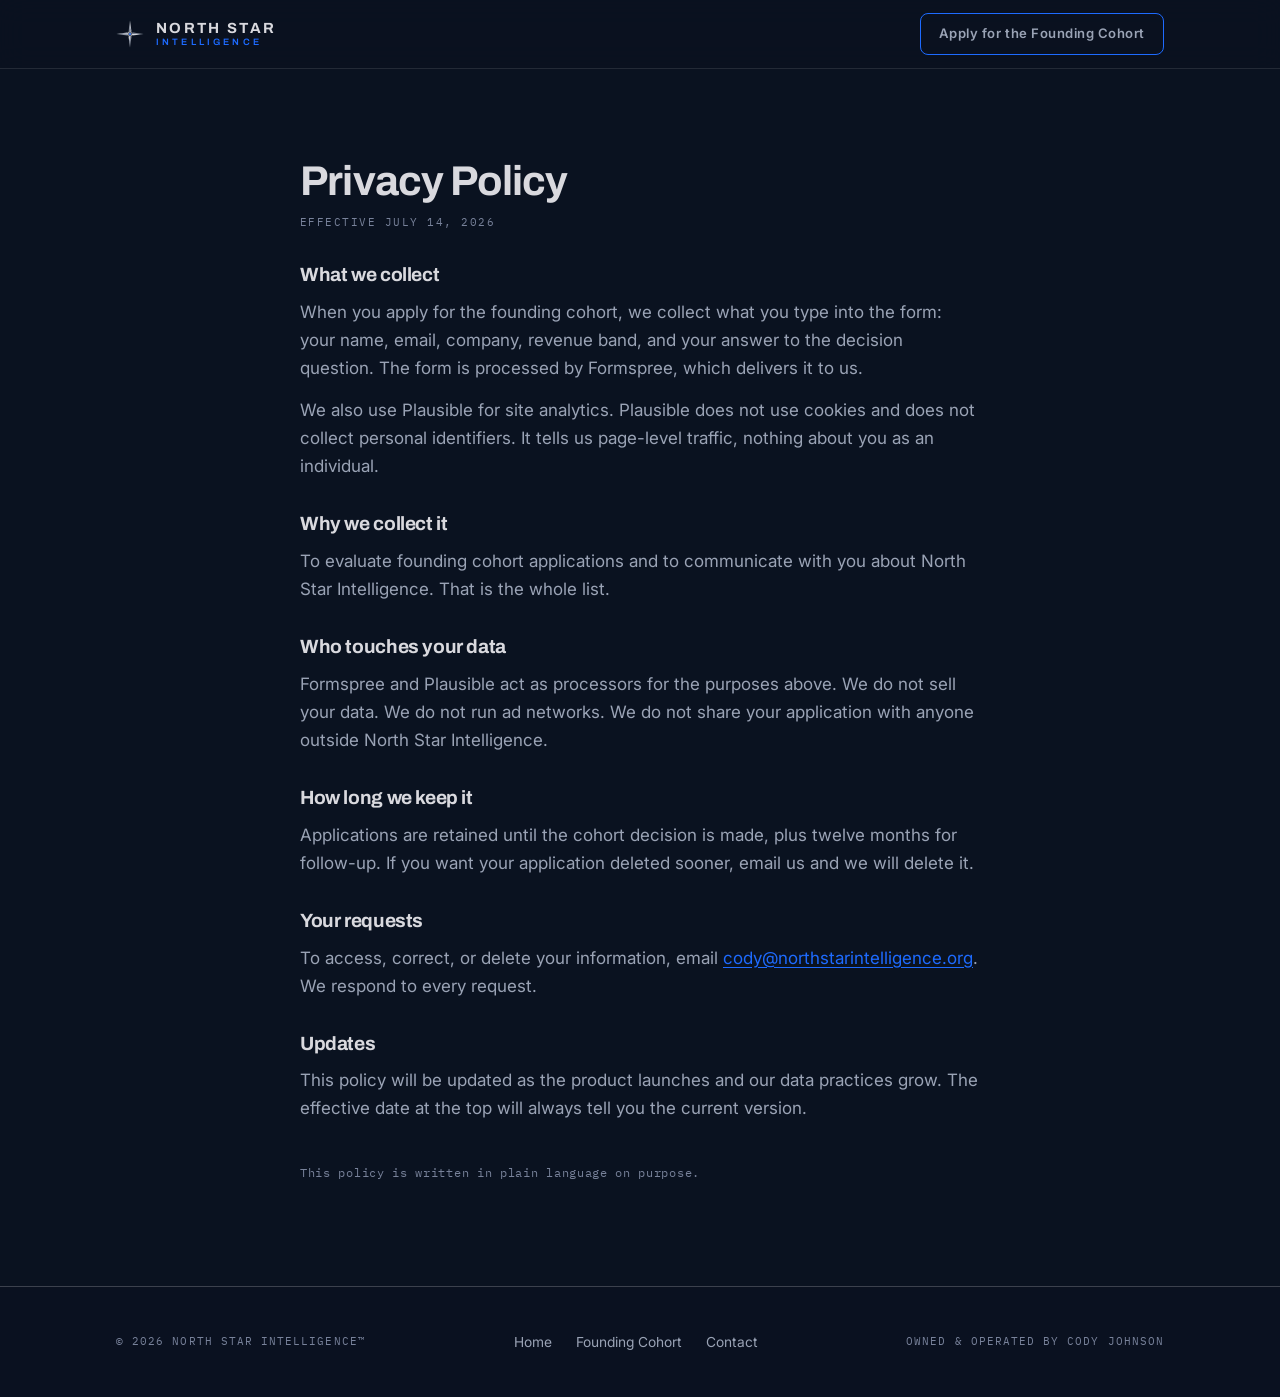
<file: privacy.html>
<!DOCTYPE html>
<html lang="en">
<head>
<meta charset="UTF-8">
<meta name="viewport" content="width=device-width, initial-scale=1.0">
<title>Privacy | North Star Intelligence</title>
<meta name="description" content="North Star Intelligence privacy policy, written in plain language.">
<link rel="canonical" href="https://www.northstarintelligence.org/privacy.html">
<meta name="robots" content="noindex, follow">
<link rel="icon" href="/assets/brand/star.svg" type="image/svg+xml">
<link rel="preconnect" href="https://fonts.googleapis.com">
<link rel="preconnect" href="https://fonts.gstatic.com" crossorigin>
<link href="https://fonts.googleapis.com/css2?family=Archivo:wght@600;700;800&family=Inter:wght@400;500;600&family=IBM+Plex+Mono:wght@400;500&display=swap" rel="stylesheet">
<link rel="stylesheet" href="/css/style.css">
<script defer data-domain="northstarintelligence.org" src="https://plausible.io/js/script.js"></script>
</head>
<body>
<a class="skip" href="#main-content">Skip to content</a>

<nav aria-label="Primary">
  <div class="nav-inner">
    <a href="/" class="logo" aria-label="North Star Intelligence home">
      <img src="/assets/brand/star.svg" alt="" width="28" height="28">
      <span class="lt">NORTH STAR<small>INTELLIGENCE</small></span>
    </a>
    <div class="nav-links" id="nav-links">
      <a href="/#cohort" class="nav-cta">Apply for the Founding Cohort</a>
    </div>
  </div>
</nav>

<main id="main-content">
  <div class="wrap">
    <div class="prose">
      <h1>Privacy Policy</h1>
      <p class="pd">Effective July 14, 2026</p>

      <h2>What we collect</h2>
      <p>When you apply for the founding cohort, we collect what you type into the form: your name, email, company, revenue band, and your answer to the decision question. The form is processed by Formspree, which delivers it to us.</p>
      <p>We also use Plausible for site analytics. Plausible does not use cookies and does not collect personal identifiers. It tells us page-level traffic, nothing about you as an individual.</p>

      <h2>Why we collect it</h2>
      <p>To evaluate founding cohort applications and to communicate with you about North Star Intelligence. That is the whole list.</p>

      <h2>Who touches your data</h2>
      <p>Formspree and Plausible act as processors for the purposes above. We do not sell your data. We do not run ad networks. We do not share your application with anyone outside North Star Intelligence.</p>

      <h2>How long we keep it</h2>
      <p>Applications are retained until the cohort decision is made, plus twelve months for follow-up. If you want your application deleted sooner, email us and we will delete it.</p>

      <h2>Your requests</h2>
      <p>To access, correct, or delete your information, email <a href="mailto:cody@northstarintelligence.org">cody@northstarintelligence.org</a>. We respond to every request.</p>

      <h2>Updates</h2>
      <p>This policy will be updated as the product launches and our data practices grow. The effective date at the top will always tell you the current version.</p>

      <p style="margin-top:40px;font-family:var(--font-mono);font-size:0.72rem;letter-spacing:0.06em;color:var(--dim)">This policy is written in plain language on purpose.</p>
    </div>
  </div>
</main>

<footer>
  <div class="wrap foot">
    <span class="fm">&copy; 2026 North Star Intelligence&trade;</span>
    <div class="foot-links">
      <a href="/">Home</a>
      <a href="/#cohort">Founding Cohort</a>
      <a href="mailto:cody@northstarintelligence.org">Contact</a>
    </div>
    <span class="fm">Owned &amp; Operated by Cody Johnson</span>
  </div>
</footer>
</body>
</html>
</file>
<file: css/style.css>
/* ════════════════════════════════════════════════════════════
   NORTH STAR INTELLIGENCE · style.css
   Brand Lock tokens. Do not add colors outside this block.
   GT America swap path: if licensed files are added to
   /assets/fonts/, replace the display/body stacks below and
   remove the Google Fonts link in each HTML head. (TODO)
   ════════════════════════════════════════════════════════════ */
:root{
  /* Canonical brand tokens */
  --navy:#0A1220;
  --platinum:#D9D9DE;
  --blue:#1E6BFF;

  /* Derived surfaces and text (all derived from the three above) */
  --navy-2:#0E1930;            /* raised surface */
  --navy-3:#122040;            /* card surface */
  --text:#E9EAEE;              /* body text, platinum lifted */
  --muted:#9AA3B5;             /* secondary text */
  --dim:#78829A;               /* tertiary text, AA on navy */
  --line:rgba(217,217,222,0.12);
  --line-strong:rgba(217,217,222,0.24);
  --blue-soft:rgba(30,107,255,0.14);
  --blue-glow:rgba(30,107,255,0.45);

  /* Type */
  --font-display:'Archivo',system-ui,sans-serif;
  --font-body:'Inter',system-ui,sans-serif;
  --font-mono:'IBM Plex Mono',monospace;

  --maxw:1160px;
}

/* ── Reset ── */
*{margin:0;padding:0;box-sizing:border-box}
html{scroll-behavior:smooth}
body{
  background:var(--navy);
  color:var(--text);
  font-family:var(--font-body);
  font-size:17px;
  line-height:1.65;
  -webkit-font-smoothing:antialiased;
  overflow-x:hidden;
}
::selection{background:var(--blue);color:#fff}
img,svg{max-width:100%;display:block}
a{color:inherit;text-decoration:none}
h1,h2,h3{font-family:var(--font-display);font-weight:700;letter-spacing:-0.02em;line-height:1.08}
a:focus-visible,button:focus-visible,input:focus-visible,select:focus-visible{
  outline:2px solid var(--blue);outline-offset:3px;
}

.wrap{max-width:var(--maxw);margin:0 auto;padding:0 clamp(22px,5vw,56px)}
section{padding:clamp(78px,11vh,140px) 0;position:relative}
.divider{height:1px;background:linear-gradient(90deg,transparent,var(--line-strong),transparent)}

/* ── Eyebrow ── */
.eyebrow{
  font-family:var(--font-mono);
  font-size:0.7rem;letter-spacing:0.26em;text-transform:uppercase;
  color:var(--blue);display:inline-flex;align-items:center;gap:12px;
}
.eyebrow::before{content:"";width:30px;height:1px;background:var(--blue);opacity:0.8}

/* ── Buttons ── */
.btn{
  display:inline-flex;align-items:center;gap:9px;
  font-family:var(--font-body);font-weight:600;font-size:0.92rem;
  padding:14px 26px;border-radius:8px;cursor:pointer;
  border:1px solid transparent;transition:transform .2s,box-shadow .2s,border-color .2s,background .2s;
  white-space:nowrap;
}
.btn-primary{background:var(--blue);color:#fff;box-shadow:0 6px 24px var(--blue-glow)}
.btn-primary:hover{transform:translateY(-2px);box-shadow:0 10px 32px var(--blue-glow)}
.btn-ghost{border-color:var(--line-strong);color:var(--text);background:rgba(217,217,222,0.03)}
.btn-ghost:hover{border-color:var(--platinum)}

/* ── Skip link ── */
.skip{
  position:absolute;left:-9999px;top:0;z-index:100;
  background:var(--blue);color:#fff;padding:10px 18px;border-radius:0 0 8px 0;
}
.skip:focus{left:0}

/* ── Nav ── */
nav{
  position:sticky;top:0;z-index:50;
  backdrop-filter:blur(14px);
  background:rgba(10,18,32,0.8);
  border-bottom:1px solid var(--line);
}
.nav-inner{
  max-width:var(--maxw);margin:0 auto;padding:0 clamp(22px,5vw,56px);
  height:68px;display:flex;align-items:center;justify-content:space-between;gap:20px;
}
.logo{display:flex;align-items:center;gap:12px}
.logo img{width:28px;height:28px}
.logo .lt{font-family:var(--font-display);font-weight:700;font-size:0.92rem;letter-spacing:0.16em;line-height:1;color:var(--platinum)}
.logo .lt small{display:block;font-size:0.58rem;letter-spacing:0.34em;color:var(--blue);font-weight:600;margin-top:3px}
.nav-links{display:flex;gap:26px;align-items:center;font-size:0.9rem}
.nav-links a{color:var(--muted);transition:color .2s}
.nav-links a:hover{color:var(--text)}
.nav-cta{
  border:1px solid var(--blue);color:var(--blue);
  padding:9px 18px;border-radius:8px;font-size:0.82rem;font-weight:600;letter-spacing:0.04em;
  transition:background .2s,color .2s;
}
.nav-cta:hover{background:var(--blue);color:#fff}

/* Mobile nav */
.nav-ham{display:none;flex-direction:column;gap:5px;background:none;border:none;cursor:pointer;padding:8px;color:var(--text)}
.nav-ham span{width:22px;height:2px;background:currentColor;border-radius:1px;transition:transform .3s,opacity .3s}
.nav-ham[aria-expanded="true"] span:nth-child(1){transform:translateY(7px) rotate(45deg)}
.nav-ham[aria-expanded="true"] span:nth-child(2){opacity:0}
.nav-ham[aria-expanded="true"] span:nth-child(3){transform:translateY(-7px) rotate(-45deg)}
@media(max-width:900px){
  .nav-ham{display:flex}
  .nav-links{
    position:fixed;top:68px;left:0;right:0;flex-direction:column;gap:0;
    background:rgba(10,18,32,0.98);backdrop-filter:blur(20px);
    border-bottom:1px solid var(--line-strong);padding:6px 0 14px;z-index:49;
    transform:translateY(-110%);opacity:0;pointer-events:none;
    transition:transform .3s,opacity .28s;
  }
  .nav-links.open{transform:translateY(0);opacity:1;pointer-events:auto}
  .nav-links a{padding:13px clamp(22px,5vw,56px);width:100%;border-bottom:1px solid var(--line);font-size:1rem}
  .nav-links a:last-child{border-bottom:none}
}

/* ── Hero ── */
.hero{padding-top:clamp(70px,10vh,120px);padding-bottom:clamp(64px,9vh,110px);position:relative}
.hero-bg{
  position:absolute;inset:0;pointer-events:none;
  background:
    radial-gradient(900px 560px at 78% -8%,var(--blue-soft),transparent 60%),
    radial-gradient(620px 460px at 6% 8%,rgba(30,107,255,0.06),transparent 55%);
}
.hero-inner{position:relative;max-width:800px}
.hero h1{font-size:clamp(2.5rem,6vw,4.4rem);font-weight:800;letter-spacing:-0.028em;color:var(--platinum)}
.hero h1 .blue{color:var(--blue)}
.hero .sub{font-size:clamp(1.05rem,1.5vw,1.2rem);color:var(--muted);max-width:58ch;margin-top:24px}
.hero .sub b{color:var(--text);font-weight:600}
.hero-cta{display:flex;gap:14px;margin-top:36px;flex-wrap:wrap}
.hero-mark{position:absolute;right:clamp(0px,4vw,60px);top:120px;width:clamp(120px,18vw,220px);opacity:0.9;pointer-events:none}
@media(max-width:900px){.hero-mark{display:none}}

/* ── Section heads ── */
.sec-head{max-width:760px;margin-bottom:54px}
.sec-head h2{font-size:clamp(1.9rem,4.2vw,3rem);margin-top:18px;color:var(--platinum)}
.sec-head p{color:var(--muted);font-size:1.12rem;margin-top:18px;max-width:64ch}

/* ── Problem ── */
.reality{display:grid;grid-template-columns:1fr 1fr;gap:22px;margin-top:44px}
.reality-card{border:1px solid var(--line);border-radius:14px;padding:30px;background:var(--navy-2)}
.reality-card h3{font-size:1.05rem;letter-spacing:0.02em;margin-bottom:14px}
.reality-card.current h3{color:var(--muted)}
.reality-card.potential{border-color:rgba(30,107,255,0.35)}
.reality-card.potential h3{color:var(--blue)}
.reality-card ul{list-style:none}
.reality-card li{padding:9px 0 9px 24px;position:relative;color:var(--muted);font-size:0.95rem;border-bottom:1px solid var(--line)}
.reality-card li:last-child{border-bottom:none}
.reality-card li::before{content:"";position:absolute;left:0;top:17px;width:8px;height:8px;border:1px solid currentColor;transform:rotate(45deg);opacity:0.6}
.reality-card.potential li::before{background:var(--blue);border-color:var(--blue);opacity:1}
@media(max-width:760px){.reality{grid-template-columns:1fr}}

/* ── Gap calculator ── */
.calc{
  border:1px solid var(--line-strong);border-radius:18px;
  background:linear-gradient(180deg,var(--navy-3),var(--navy-2));
  padding:clamp(28px,4vw,46px);max-width:820px;margin:0 auto;
  position:relative;overflow:hidden;
}
.calc::before{content:"";position:absolute;inset:0;background:radial-gradient(420px 200px at 85% 0%,var(--blue-soft),transparent 60%);pointer-events:none}
.calc-head{display:flex;justify-content:space-between;align-items:center;gap:14px;flex-wrap:wrap;margin-bottom:26px;position:relative}
.calc-model{font-family:var(--font-mono);font-size:0.62rem;letter-spacing:0.1em;text-transform:uppercase;color:var(--dim);border:1px solid var(--line);border-radius:6px;padding:5px 10px}
.calc-field{display:flex;flex-direction:column;gap:8px;max-width:420px;position:relative}
.calc-field label{font-family:var(--font-mono);font-size:0.64rem;letter-spacing:0.14em;text-transform:uppercase;color:var(--muted)}
.calc-field select{
  background:var(--navy);border:1px solid var(--line-strong);border-radius:9px;
  padding:13px 40px 13px 16px;color:var(--text);font-family:var(--font-body);font-size:0.98rem;
  appearance:none;cursor:pointer;
  background-image:url("data:image/svg+xml,%3Csvg xmlns='http://www.w3.org/2000/svg' width='12' height='8' fill='none'%3E%3Cpath d='M1 1l5 5 5-5' stroke='%239AA3B5' stroke-width='1.5' stroke-linecap='round'/%3E%3C/svg%3E");
  background-repeat:no-repeat;background-position:right 14px center;
}
.calc-field select:focus{border-color:var(--blue);box-shadow:0 0 0 3px var(--blue-soft);outline:none}
.calc-gauges{display:grid;grid-template-columns:repeat(3,1fr);gap:14px;margin-top:30px;position:relative}
.gauge{border:1px solid var(--line);border-radius:12px;padding:20px;background:rgba(10,18,32,0.6)}
.gauge .gl{font-family:var(--font-mono);font-size:0.6rem;letter-spacing:0.12em;text-transform:uppercase;color:var(--muted)}
.gauge .gv{font-family:var(--font-display);font-weight:800;font-size:clamp(1.4rem,3vw,1.9rem);color:var(--platinum);margin-top:8px;font-variant-numeric:tabular-nums}
.gauge.annual .gv{color:var(--blue)}
.calc-note{margin-top:22px;font-size:0.86rem;color:var(--dim);position:relative}
.calc-cta{margin-top:26px;position:relative}
@media(max-width:640px){.calc-gauges{grid-template-columns:1fr}}

/* ── Architecture ── */
.layers{display:flex;flex-direction:column;gap:12px;max-width:760px;margin:0 auto}
.layer{
  border:1px solid var(--line);border-radius:12px;padding:22px 26px;
  background:var(--navy-2);display:flex;align-items:baseline;gap:20px;
  transition:border-color .25s,transform .25s;
}
.layer:hover{border-color:rgba(30,107,255,0.4);transform:translateX(4px)}
.layer .ln{font-family:var(--font-mono);font-size:0.62rem;letter-spacing:0.14em;color:var(--blue);min-width:70px;text-transform:uppercase}
.layer .lt2{font-family:var(--font-display);font-weight:700;font-size:1.12rem;min-width:190px;color:var(--platinum)}
.layer .ld{color:var(--muted);font-size:0.92rem}
.layer.l4{border-color:rgba(30,107,255,0.45);background:linear-gradient(180deg,var(--blue-soft),transparent 60%)}
@media(max-width:760px){.layer{flex-direction:column;gap:6px}}
.engines{display:grid;grid-template-columns:repeat(3,1fr);gap:14px;margin-top:44px}
.engine{border:1px solid var(--line);border-radius:12px;padding:22px;background:var(--navy-2)}
.engine h3{font-size:1rem;color:var(--platinum);margin-bottom:8px}
.engine p{color:var(--muted);font-size:0.88rem;line-height:1.55}
@media(max-width:860px){.engines{grid-template-columns:1fr 1fr}}
@media(max-width:560px){.engines{grid-template-columns:1fr}}

/* ── Loop ── */
.loop{display:grid;grid-template-columns:repeat(8,1fr);gap:8px;margin-top:44px}
.loop-step{border:1px solid var(--line);border-radius:10px;padding:16px 12px;text-align:center;background:var(--navy-2)}
.loop-step .ln{font-family:var(--font-mono);font-size:0.58rem;color:var(--blue);display:block;margin-bottom:8px}
.loop-step .lt3{font-family:var(--font-display);font-weight:600;font-size:0.82rem;letter-spacing:0.04em;color:var(--text)}
@media(max-width:960px){.loop{grid-template-columns:repeat(4,1fr)}}
@media(max-width:560px){.loop{grid-template-columns:repeat(2,1fr)}}
.compound-close{
  font-family:var(--font-display);font-weight:700;
  font-size:clamp(1.3rem,2.6vw,1.8rem);line-height:1.35;
  max-width:720px;margin:64px auto 0;text-align:center;color:var(--platinum);
}
.compound-close .blue{color:var(--blue)}

/* ── Timeline ── */
.timeline{display:grid;grid-template-columns:repeat(5,1fr);gap:14px;margin-top:44px}
.t-step{border:1px solid var(--line);border-radius:12px;padding:22px;background:var(--navy-2);position:relative}
.t-step .td{font-family:var(--font-mono);font-size:0.62rem;letter-spacing:0.12em;color:var(--blue);text-transform:uppercase}
.t-step h3{font-size:1rem;margin:10px 0 8px;color:var(--platinum)}
.t-step p{color:var(--muted);font-size:0.86rem;line-height:1.55}
@media(max-width:960px){.timeline{grid-template-columns:1fr 1fr}}
@media(max-width:560px){.timeline{grid-template-columns:1fr}}

/* ── Founder ── */
.founder-grid{display:grid;grid-template-columns:1.2fr 1fr;gap:60px;align-items:center}
.founder-grid p{color:var(--muted);font-size:1.05rem}
.founder-sig{font-family:var(--font-display);font-weight:700;color:var(--platinum);font-size:1.1rem;margin-top:26px}
.founder-sig span{display:block;font-family:var(--font-mono);font-size:0.62rem;letter-spacing:0.2em;color:var(--dim);text-transform:uppercase;margin-top:6px}
.proof{border:1px solid var(--line);border-radius:14px;background:var(--navy-2)}
.proof-row{display:flex;align-items:baseline;gap:18px;padding:20px 26px;border-bottom:1px solid var(--line)}
.proof-row:last-child{border-bottom:none}
.proof-num{font-family:var(--font-display);font-weight:800;font-size:1.5rem;color:var(--blue);min-width:110px}
.proof-lbl{color:var(--muted);font-size:0.9rem}
@media(max-width:860px){.founder-grid{grid-template-columns:1fr;gap:40px}}

/* ── Cohort form ── */
.cohort{background:var(--navy-2)}
.cohort-inner{max-width:640px;margin:0 auto;text-align:center}
.cohort form{display:flex;flex-direction:column;gap:14px;margin-top:38px;text-align:left}
.f-row{display:grid;grid-template-columns:1fr 1fr;gap:14px}
@media(max-width:600px){.f-row{grid-template-columns:1fr}}
.f-field{display:flex;flex-direction:column;gap:7px}
.f-field label{font-family:var(--font-mono);font-size:0.62rem;letter-spacing:0.14em;text-transform:uppercase;color:var(--muted)}
.f-field input,.f-field select,.f-field textarea{
  background:var(--navy);border:1px solid var(--line-strong);border-radius:9px;
  padding:12px 16px;color:var(--text);font-family:var(--font-body);font-size:0.96rem;
}
.f-field input:focus,.f-field select:focus,.f-field textarea:focus{
  outline:none;border-color:var(--blue);box-shadow:0 0 0 3px var(--blue-soft);
}
.f-field .f-err{color:#E0A33A;font-size:0.8rem;display:none}
.f-field.invalid .f-err{display:block}
.f-field.invalid input,.f-field.invalid textarea{border-color:#E0A33A}
.hp{position:absolute;left:-9999px;opacity:0;height:0;overflow:hidden}
.form-msg{border-radius:11px;padding:16px 20px;font-size:0.94rem;margin-top:10px;text-align:left}
.form-msg.ok{background:rgba(30,107,255,0.1);border:1px solid rgba(30,107,255,0.35);color:var(--blue)}
.form-msg.err{background:rgba(224,163,58,0.1);border:1px solid rgba(224,163,58,0.3);color:#E0A33A}
[hidden]{display:none !important}

/* ── Footer ── */
footer{border-top:1px solid var(--line-strong);padding:44px 0;background:rgba(10,18,32,0.6)}
.foot{display:flex;justify-content:space-between;align-items:center;gap:18px;flex-wrap:wrap}
.foot .fm{font-family:var(--font-mono);font-size:0.66rem;letter-spacing:0.1em;text-transform:uppercase;color:var(--dim)}
.foot-links{display:flex;gap:24px;font-size:0.86rem}
.foot-links a{color:var(--muted)}
.foot-links a:hover{color:var(--text)}

/* ── Reveal ── */
.reveal{opacity:0;transform:translateY(22px);transition:opacity .7s ease,transform .7s ease}
.reveal.in{opacity:1;transform:none}
@media(prefers-reduced-motion:reduce){
  .reveal{opacity:1;transform:none;transition:none}
  html{scroll-behavior:auto}
  .layer:hover{transform:none}
}

/* ── Prose pages (privacy, 404) ── */
.prose{max-width:680px;margin:0 auto;padding:clamp(60px,10vh,110px) 0}
.prose h1{font-size:clamp(1.8rem,4vw,2.6rem);color:var(--platinum);margin-bottom:10px}
.prose .pd{font-family:var(--font-mono);font-size:0.66rem;letter-spacing:0.14em;text-transform:uppercase;color:var(--dim);margin-bottom:34px}
.prose h2{font-size:1.2rem;color:var(--platinum);margin:34px 0 12px}
.prose p{color:var(--muted);margin-bottom:14px}
.prose a{color:var(--blue);text-decoration:underline;text-underline-offset:3px}
</file>
